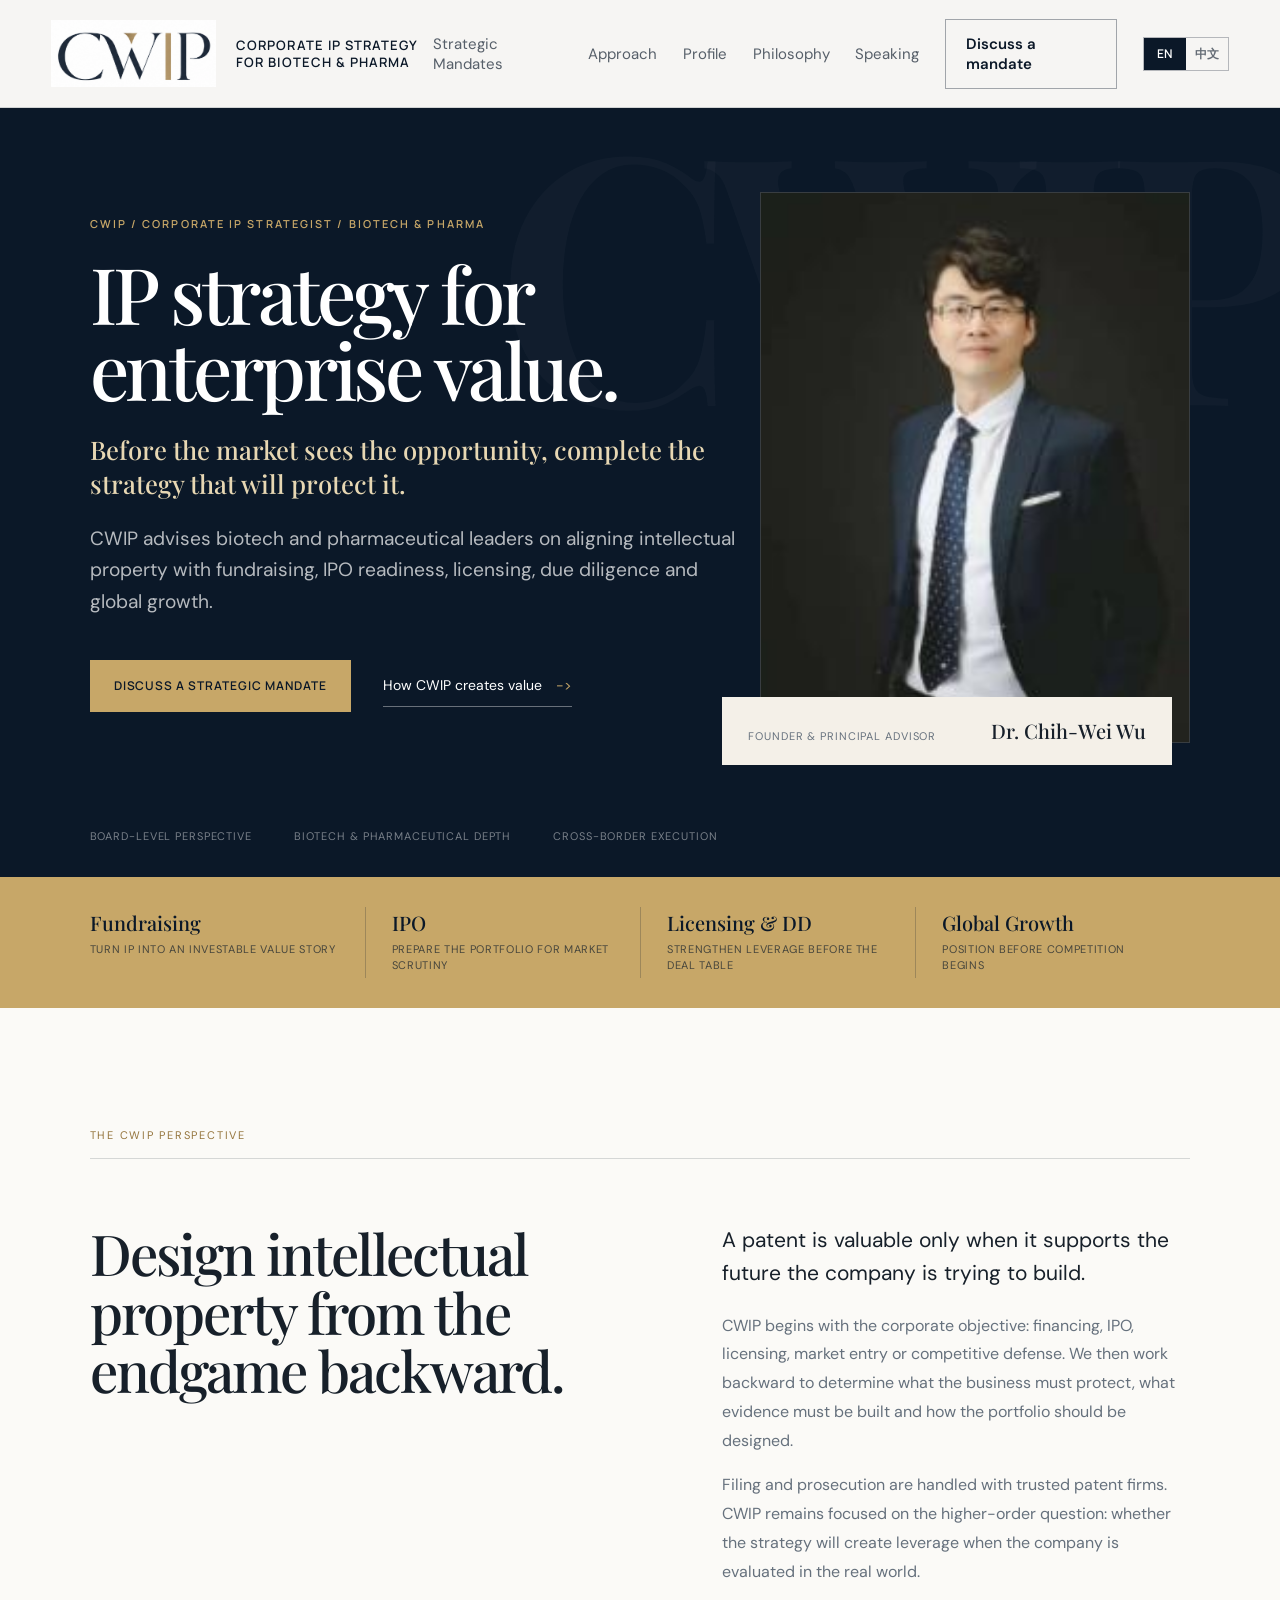
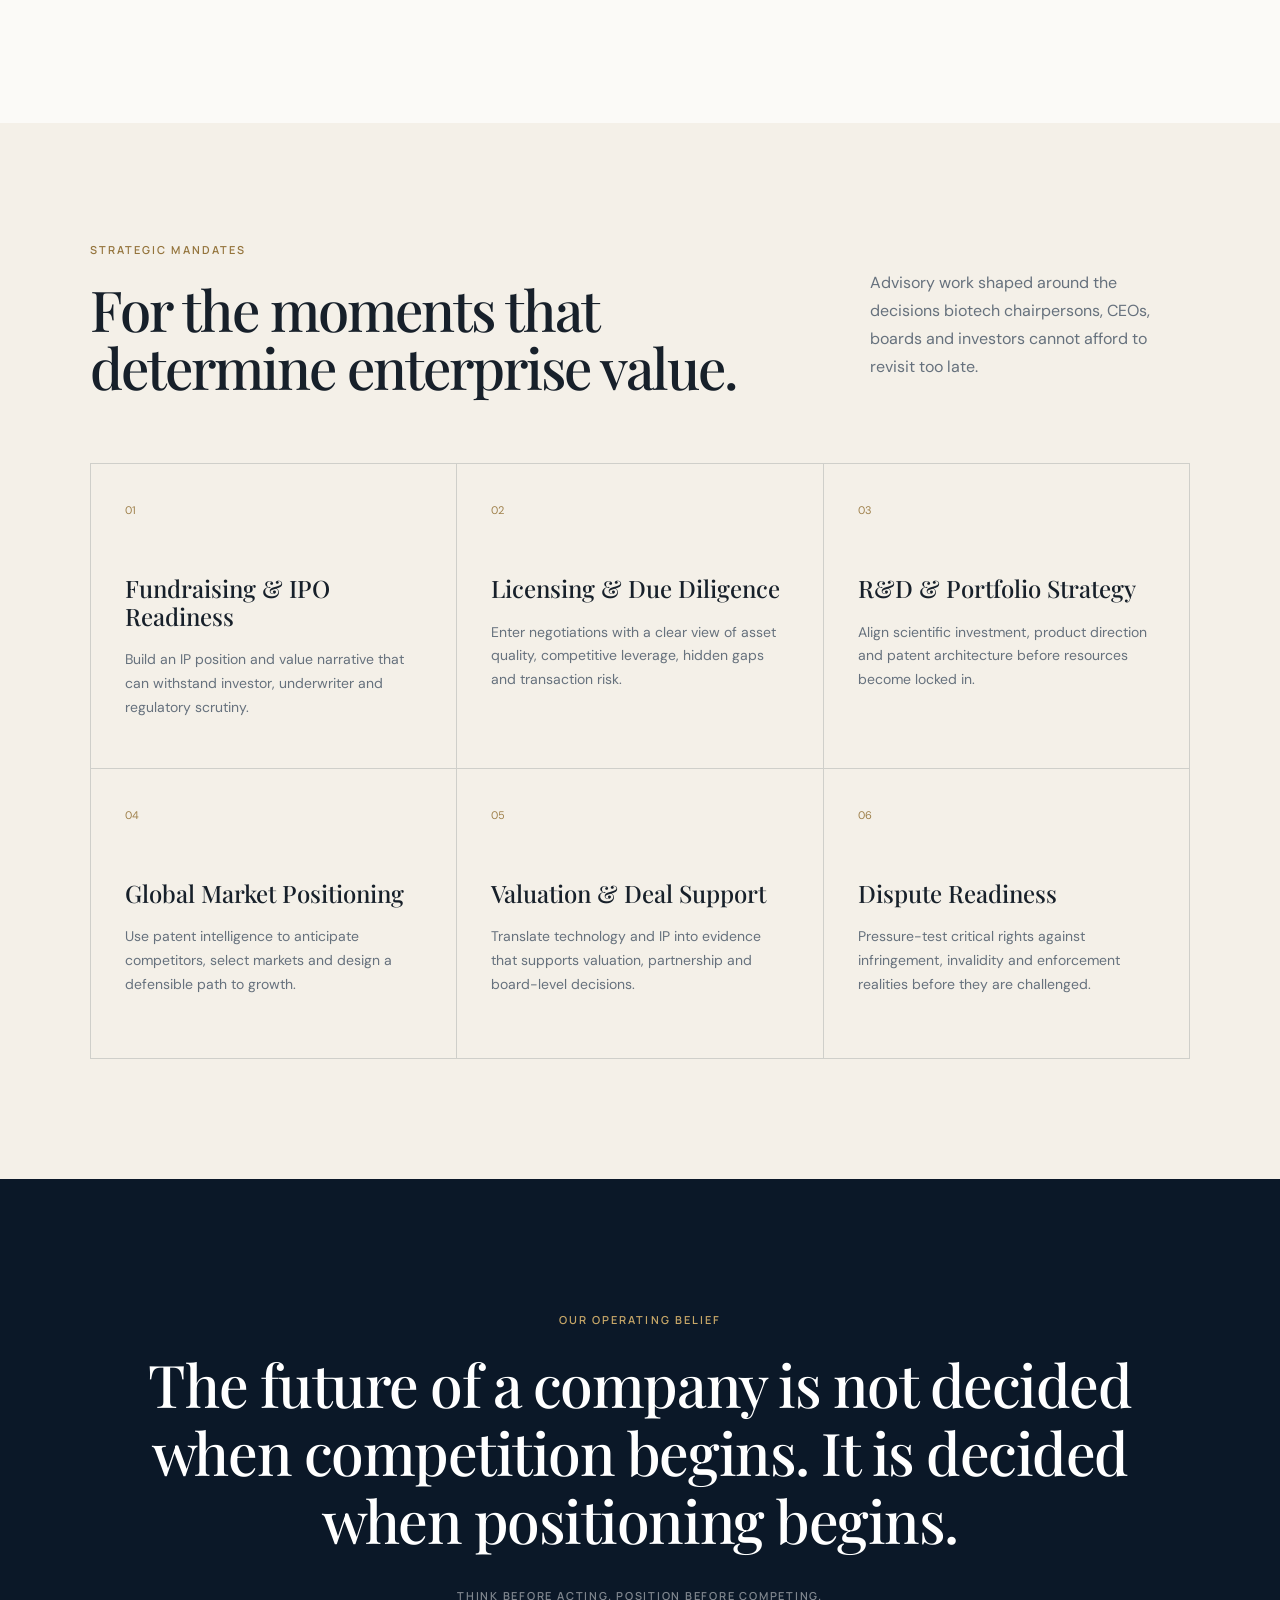
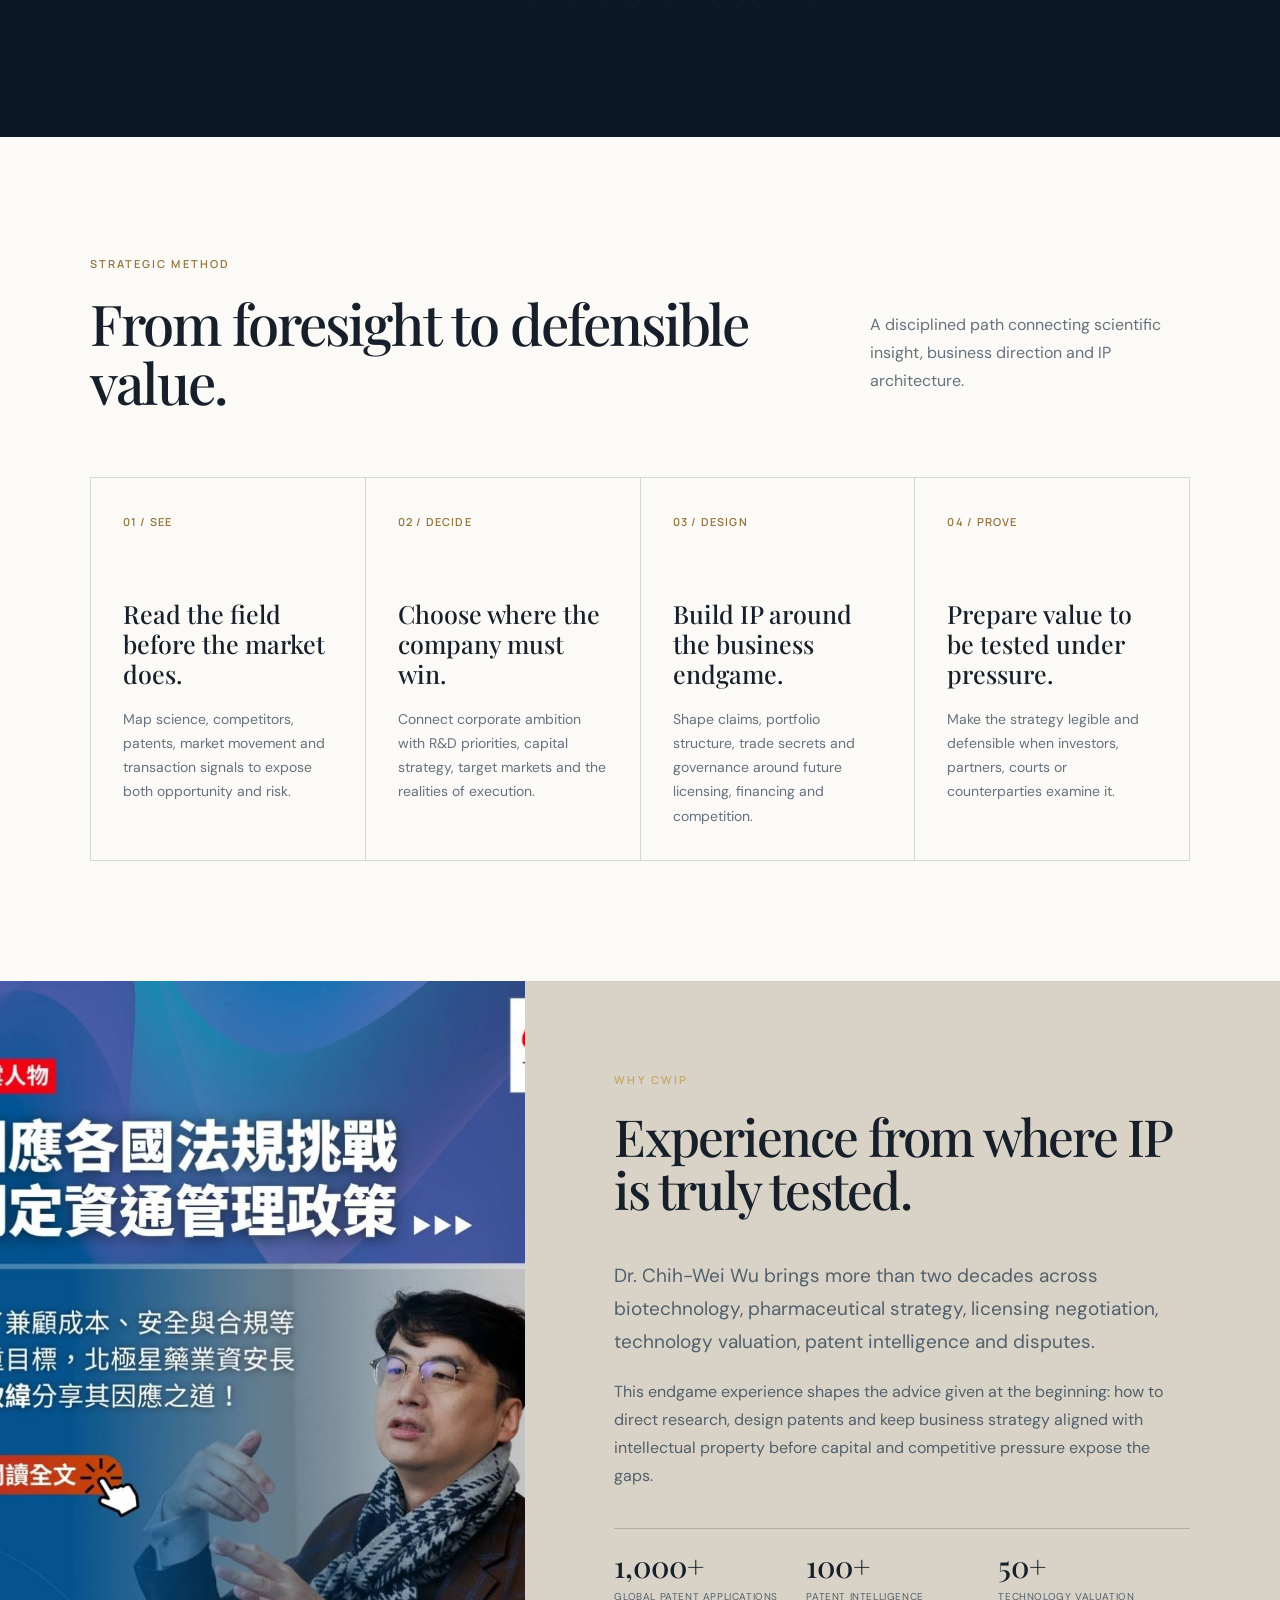
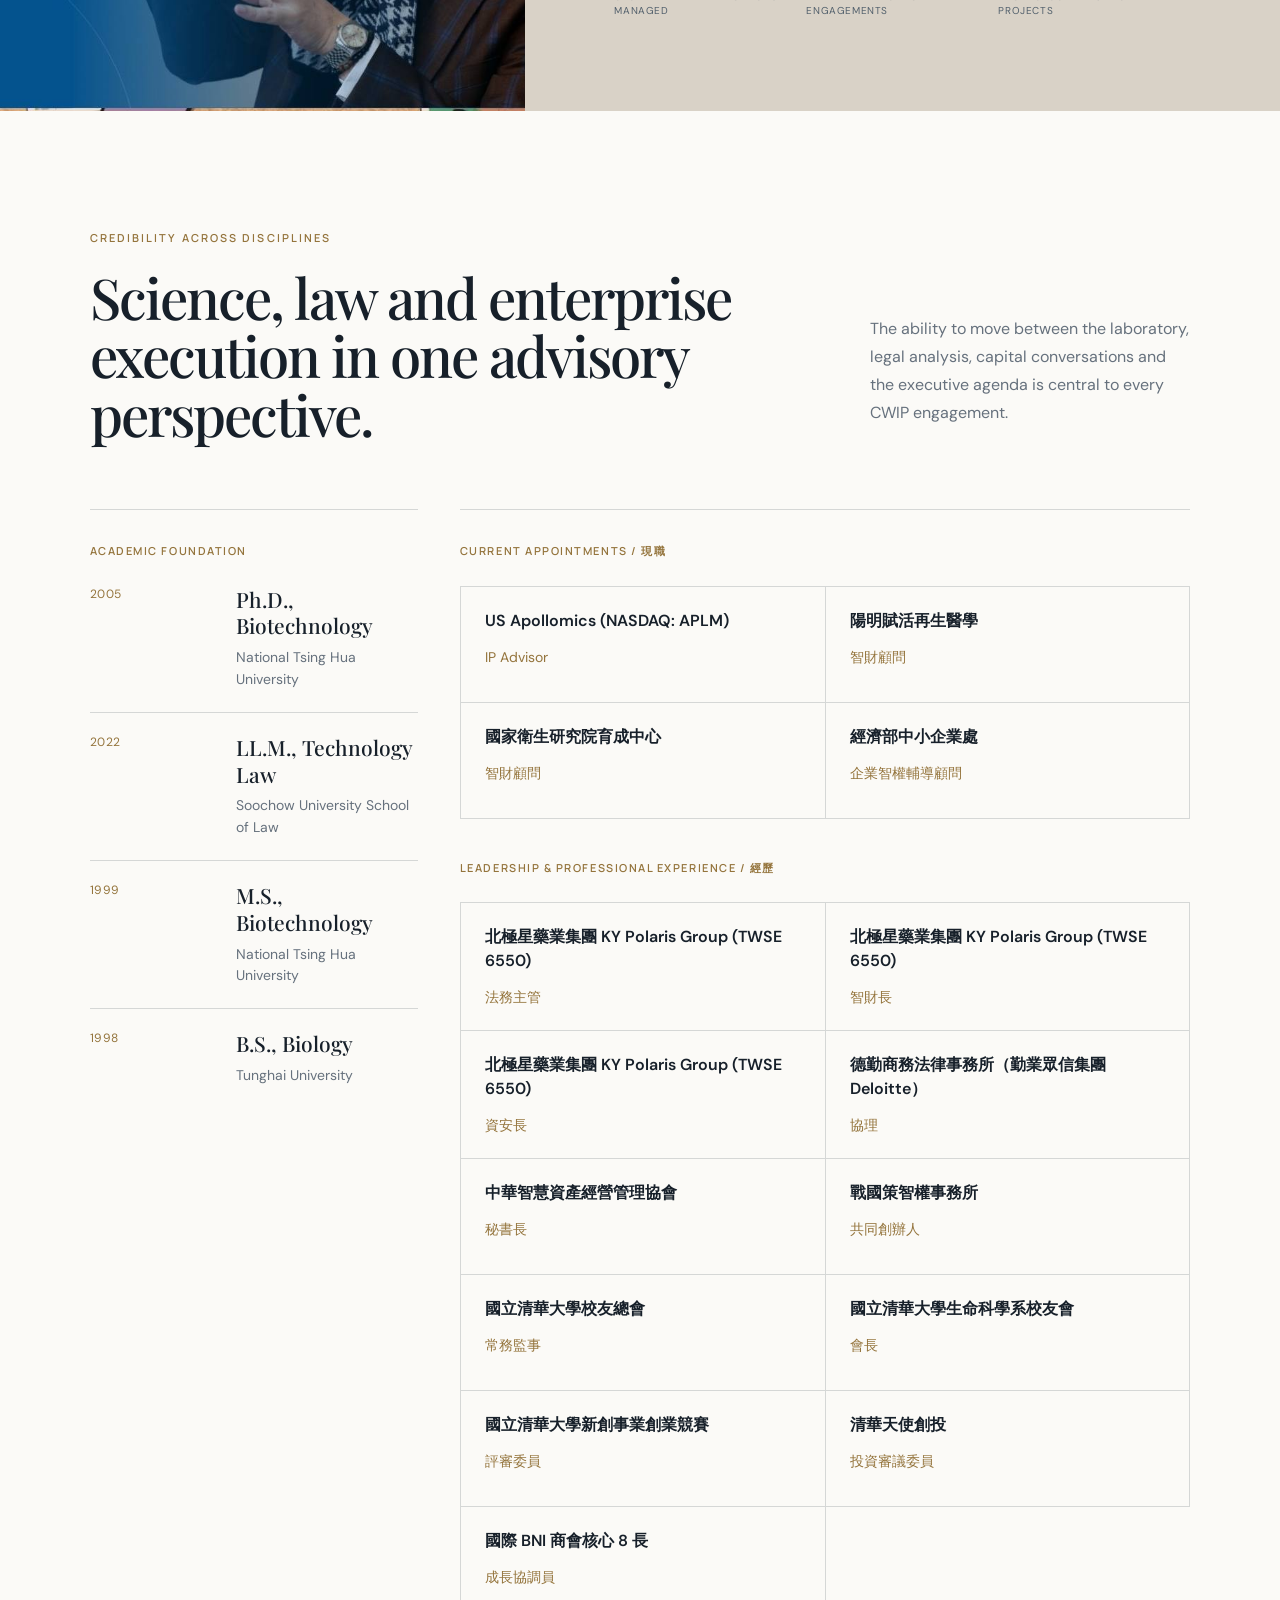
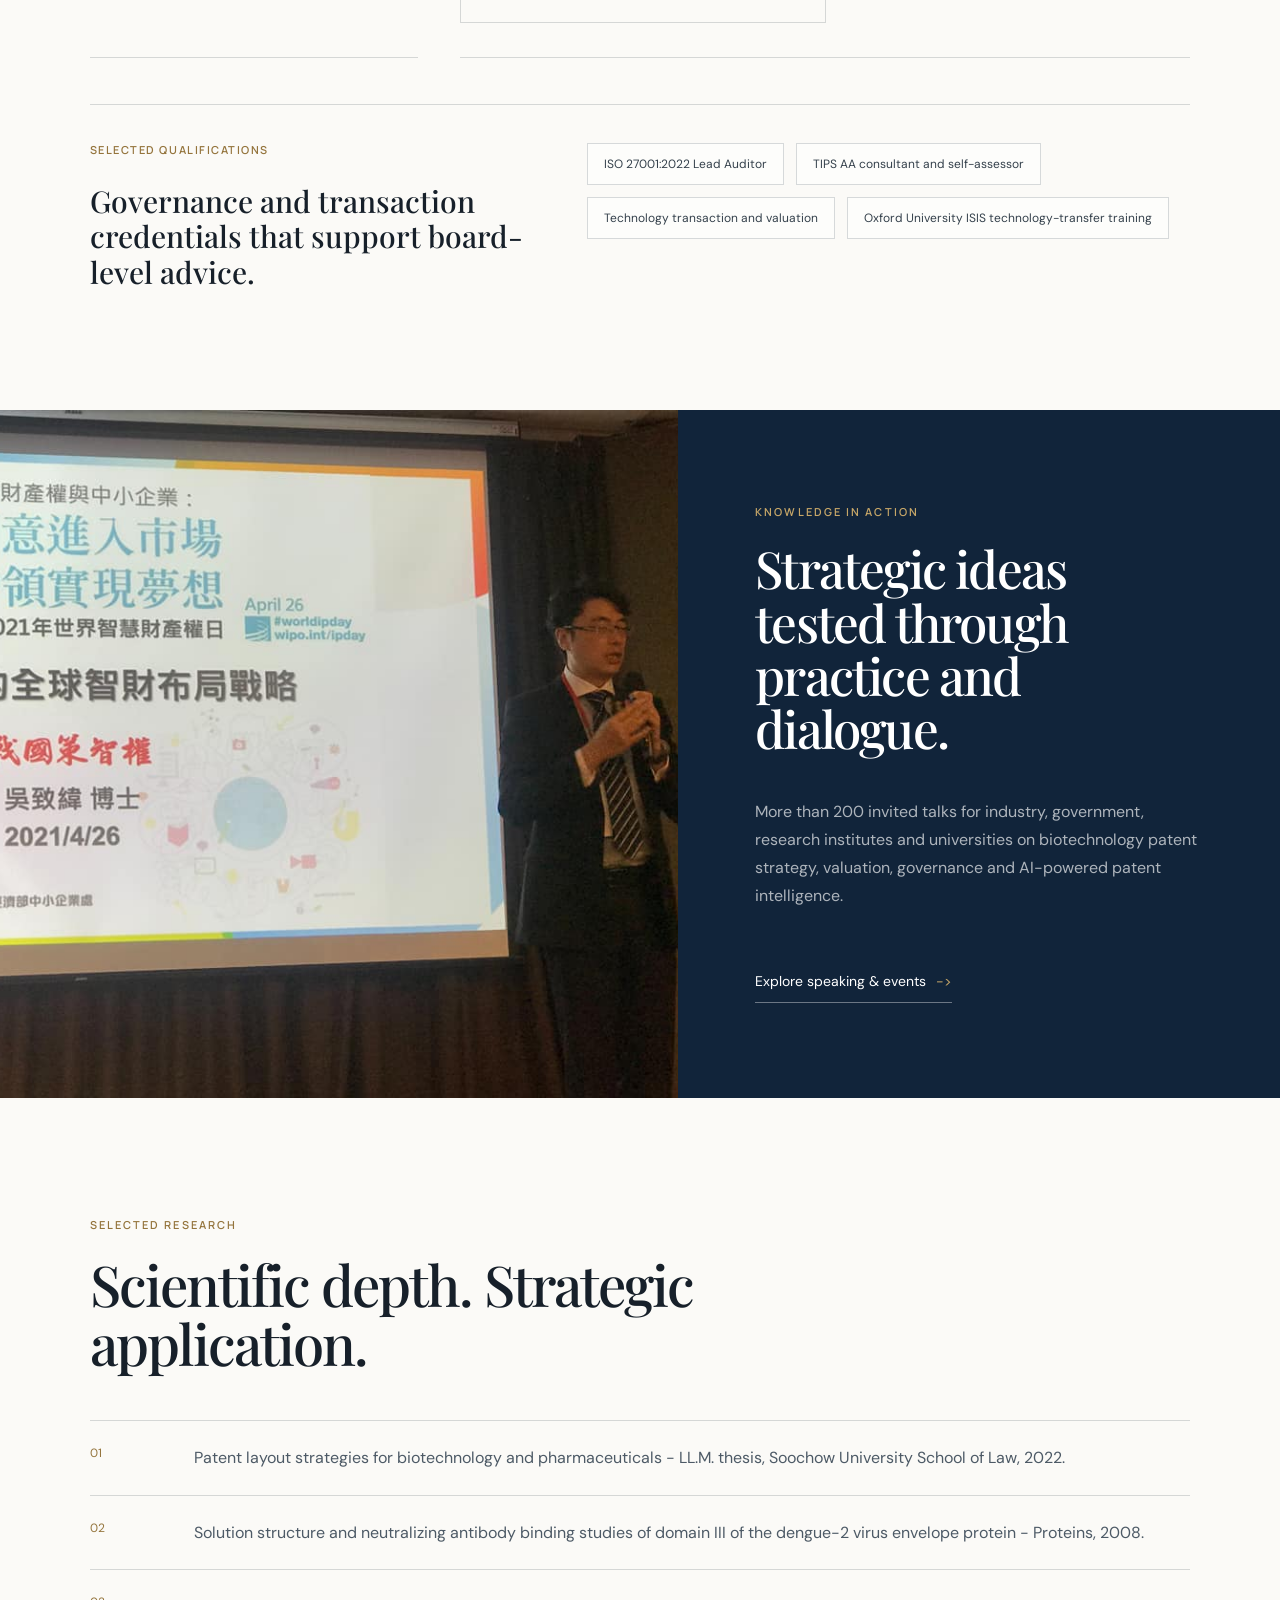
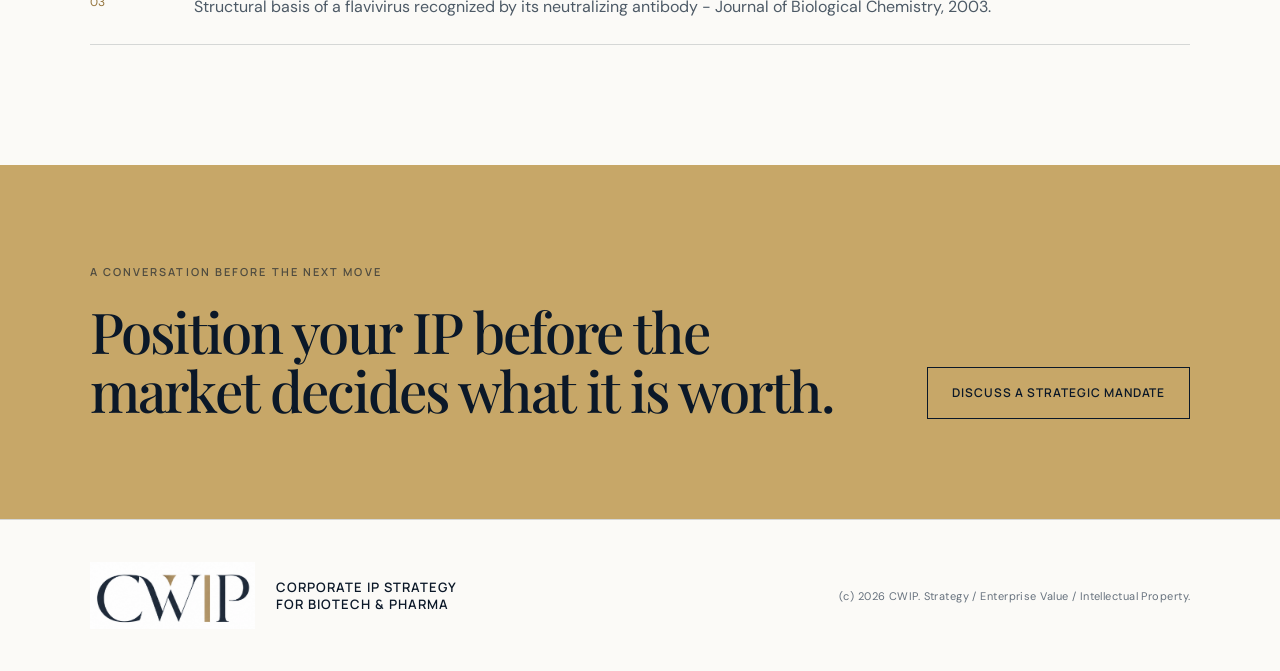
<file: index.html>
<!doctype html>
<html lang="en">
<head>
  <meta charset="utf-8">
  <meta name="viewport" content="width=device-width, initial-scale=1">
  <title>CWIP | Corporate IP Strategy for Biotech &amp; Pharma</title>
  <meta name="description" content="Board-level intellectual property strategy for biotech and pharmaceutical companies navigating fundraising, IPO, licensing, due diligence and global growth.">
  <link rel="icon" href="./assets/cwip-logo.png">
  <link rel="stylesheet" href="./styles.css">
</head>
<body>
<main><header class="site-header"><a class="brand" href="#home" aria-label="CWIP home"><img src="./assets/cwip-logo.png" alt="CWIP"/><span>Corporate IP Strategy for Biotech &amp; Pharma</span></a><nav class="site-nav" aria-label="Primary navigation"><a href="#mandates">Strategic Mandates</a><a href="#approach">Approach</a><a href="#profile">Profile</a><a href="./patent-philosophy/">Philosophy</a><a href="./speaking/">Speaking</a><a class="nav-contact" href="#contact">Discuss a mandate</a><div class="language-switch" aria-label="Language selection"><a class="active" href="./" aria-current="page">EN</a><a href="./zh/" lang="zh-Hant">中文</a></div></nav></header><section class="hero" id="home"><div class="hero-copy"><p class="eyebrow">CWIP / Corporate IP Strategist / Biotech &amp; Pharma</p><h1>IP strategy for enterprise value.</h1><p class="hero-thesis">Before the market sees the opportunity, complete the strategy that will protect it.</p><p class="hero-lead">CWIP advises biotech and pharmaceutical leaders on aligning intellectual property with fundraising, IPO readiness, licensing, due diligence and global growth.</p><div class="hero-actions"><a class="button button-gold" href="#contact">Discuss a strategic mandate</a><a class="text-link" href="#approach">How CWIP creates value <span aria-hidden="true">-&gt;</span></a></div></div><div class="portrait-wrap"><div class="portrait-frame"><img src="./assets/photos/image5.jpeg" alt="Dr. Chih-Wei Wu, founder and principal advisor of CWIP"/></div><div class="portrait-caption"><span>Founder &amp; Principal Advisor</span><strong>Dr. Chih-Wei Wu</strong></div></div><div class="hero-proof" aria-label="CWIP focus"><span>Board-level perspective</span><span>Biotech &amp; pharmaceutical depth</span><span>Cross-border execution</span></div></section><section class="value-strip" aria-label="Strategic situations"><div><strong>Fundraising</strong><span>Turn IP into an investable value story</span></div><div><strong>IPO</strong><span>Prepare the portfolio for market scrutiny</span></div><div><strong>Licensing &amp; DD</strong><span>Strengthen leverage before the deal table</span></div><div><strong>Global Growth</strong><span>Position before competition begins</span></div></section><section class="section thesis" id="approach"><p class="section-label">The CWIP perspective</p><div class="thesis-grid"><h2>Design intellectual property from the endgame backward.</h2><div><p class="lead">A patent is valuable only when it supports the future the company is trying to build.</p><p>CWIP begins with the corporate objective: financing, IPO, licensing, market entry or competitive defense. We then work backward to determine what the business must protect, what evidence must be built and how the portfolio should be designed.</p><p>Filing and prosecution are handled with trusted patent firms. CWIP remains focused on the higher-order question: whether the strategy will create leverage when the company is evaluated in the real world.</p></div></div></section><section class="section mandates" id="mandates"><div class="section-heading"><div><p class="eyebrow dark">Strategic mandates</p><h2>For the moments that determine enterprise value.</h2></div><p>Advisory work shaped around the decisions biotech chairpersons, CEOs, boards and investors cannot afford to revisit too late.</p></div><div class="mandate-grid"><article><span>01</span><h3>Fundraising &amp; IPO Readiness</h3><p>Build an IP position and value narrative that can withstand investor, underwriter and regulatory scrutiny.</p></article><article><span>02</span><h3>Licensing &amp; Due Diligence</h3><p>Enter negotiations with a clear view of asset quality, competitive leverage, hidden gaps and transaction risk.</p></article><article><span>03</span><h3>R&amp;D &amp; Portfolio Strategy</h3><p>Align scientific investment, product direction and patent architecture before resources become locked in.</p></article><article><span>04</span><h3>Global Market Positioning</h3><p>Use patent intelligence to anticipate competitors, select markets and design a defensible path to growth.</p></article><article><span>05</span><h3>Valuation &amp; Deal Support</h3><p>Translate technology and IP into evidence that supports valuation, partnership and board-level decisions.</p></article><article><span>06</span><h3>Dispute Readiness</h3><p>Pressure-test critical rights against infringement, invalidity and enforcement realities before they are challenged.</p></article></div></section><section class="strategy-statement"><p class="eyebrow">Our operating belief</p><blockquote>The future of a company is not decided when competition begins. It is decided when positioning begins.</blockquote><p class="statement-note">Think before acting. Position before competing.</p></section><section class="section framework-section"><div class="section-heading"><div><p class="eyebrow dark">Strategic method</p><h2>From foresight to defensible value.</h2></div><p>A disciplined path connecting scientific insight, business direction and IP architecture.</p></div><div class="strategy-framework"><article><span>0<!-- -->1<!-- --> / <!-- -->See</span><h3>Read the field before the market does.</h3><p>Map science, competitors, patents, market movement and transaction signals to expose both opportunity and risk.</p></article><article><span>0<!-- -->2<!-- --> / <!-- -->Decide</span><h3>Choose where the company must win.</h3><p>Connect corporate ambition with R&amp;D priorities, capital strategy, target markets and the realities of execution.</p></article><article><span>0<!-- -->3<!-- --> / <!-- -->Design</span><h3>Build IP around the business endgame.</h3><p>Shape claims, portfolio structure, trade secrets and governance around future licensing, financing and competition.</p></article><article><span>0<!-- -->4<!-- --> / <!-- -->Prove</span><h3>Prepare value to be tested under pressure.</h3><p>Make the strategy legible and defensible when investors, partners, courts or counterparties examine it.</p></article></div></section><section class="executive-profile" id="profile"><div class="profile-image"><img src="./assets/photos/image18.jpeg" alt="Dr. Chih-Wei Wu in an executive interview"/></div><div class="profile-copy"><p class="eyebrow">Why CWIP</p><h2>Experience from where IP is truly tested.</h2><p class="profile-lead">Dr. Chih-Wei Wu brings more than two decades across biotechnology, pharmaceutical strategy, licensing negotiation, technology valuation, patent intelligence and disputes.</p><p>This endgame experience shapes the advice given at the beginning: how to direct research, design patents and keep business strategy aligned with intellectual property before capital and competitive pressure expose the gaps.</p><div class="profile-proof"><div><strong>1,000+</strong><span>global patent applications managed</span></div><div><strong>100+</strong><span>patent intelligence engagements</span></div><div><strong>50+</strong><span>technology valuation projects</span></div></div></div></section><section class="section background" id="experience"><div class="section-heading"><div><p class="eyebrow dark">Credibility across disciplines</p><h2>Science, law and enterprise execution in one advisory perspective.</h2></div><p>The ability to move between the laboratory, legal analysis, capital conversations and the executive agenda is central to every CWIP engagement.</p></div><div class="background-grid"><div class="background-panel"><p class="panel-kicker">Academic foundation</p><div class="education-list"><article><span>2005</span><div><h3>Ph.D., Biotechnology</h3><p>National Tsing Hua University</p></div></article><article><span>2022</span><div><h3>LL.M., Technology Law</h3><p>Soochow University School of Law</p></div></article><article><span>1999</span><div><h3>M.S., Biotechnology</h3><p>National Tsing Hua University</p></div></article><article><span>1998</span><div><h3>B.S., Biology</h3><p>Tunghai University</p></div></article></div></div><div class="background-panel professional-panel"><p class="panel-kicker">Current appointments / 現職</p><div class="professional-list current-list"><article><h3>US Apollomics (NASDAQ: APLM)</h3><p>IP Advisor</p></article><article><h3>陽明賦活再生醫學</h3><p>智財顧問</p></article><article><h3>國家衛生研究院育成中心</h3><p>智財顧問</p></article><article><h3>經濟部中小企業處</h3><p>企業智權輔導顧問</p></article></div><p class="panel-kicker experience-kicker">Leadership &amp; professional experience / 經歷</p><div class="professional-list experience-list"><article><h3>北極星藥業集團 KY Polaris Group (TWSE 6550)</h3><p>法務主管</p></article><article><h3>北極星藥業集團 KY Polaris Group (TWSE 6550)</h3><p>智財長</p></article><article><h3>北極星藥業集團 KY Polaris Group (TWSE 6550)</h3><p>資安長</p></article><article><h3>德勤商務法律事務所（勤業眾信集團 Deloitte）</h3><p>協理</p></article><article><h3>中華智慧資產經營管理協會</h3><p>秘書長</p></article><article><h3>戰國策智權事務所</h3><p>共同創辦人</p></article><article><h3>國立清華大學校友總會</h3><p>常務監事</p></article><article><h3>國立清華大學生命科學系校友會</h3><p>會長</p></article><article><h3>國立清華大學新創事業創業競賽</h3><p>評審委員</p></article><article><h3>清華天使創投</h3><p>投資審議委員</p></article><article><h3>國際 BNI 商會核心 8 長</h3><p>成長協調員</p></article></div></div></div><div class="qualification-band"><div><p class="panel-kicker">Selected qualifications</p><h3>Governance and transaction credentials that support board-level advice.</h3></div><div class="qualification-tags"><span>ISO 27001:2022 Lead Auditor</span><span>TIPS AA consultant and self-assessor</span><span>Technology transaction and valuation</span><span>Oxford University ISIS technology-transfer training</span></div></div></section><section class="speaking" id="insights"><div class="speaking-image"><img src="./assets/photos/image25.png" alt="Dr. Chih-Wei Wu speaking at an innovation and IP event"/></div><div class="speaking-copy"><p class="eyebrow">Knowledge in action</p><h2>Strategic ideas tested through practice and dialogue.</h2><p>More than 200 invited talks for industry, government, research institutes and universities on biotechnology patent strategy, valuation, governance and AI-powered patent intelligence.</p><a class="text-link speaking-link" href="./speaking/">Explore speaking &amp; events <span aria-hidden="true">-&gt;</span></a></div></section><section class="section publications"><div class="section-heading compact"><div><p class="eyebrow dark">Selected research</p><h2>Scientific depth. Strategic application.</h2></div></div><ol><li><span>0<!-- -->1</span><p>Patent layout strategies for biotechnology and pharmaceuticals - LL.M. thesis, Soochow University School of Law, 2022.</p></li><li><span>0<!-- -->2</span><p>Solution structure and neutralizing antibody binding studies of domain III of the dengue-2 virus envelope protein - Proteins, 2008.</p></li><li><span>0<!-- -->3</span><p>Structural basis of a flavivirus recognized by its neutralizing antibody - Journal of Biological Chemistry, 2003.</p></li></ol></section><section class="contact" id="contact"><div><p class="eyebrow">A conversation before the next move</p><h2>Position your IP before the market decides what it is worth.</h2></div><a class="button button-light" href="mailto:wucw0925@gmail.com">Discuss a strategic mandate</a></section><footer><a class="brand footer-brand" href="#home"><img src="./assets/cwip-logo.png" alt="CWIP"/><span>Corporate IP Strategy for Biotech &amp; Pharma</span></a><p>(c) 2026 CWIP. Strategy / Enterprise Value / Intellectual Property.</p></footer></main>
</body>
</html>
</file>
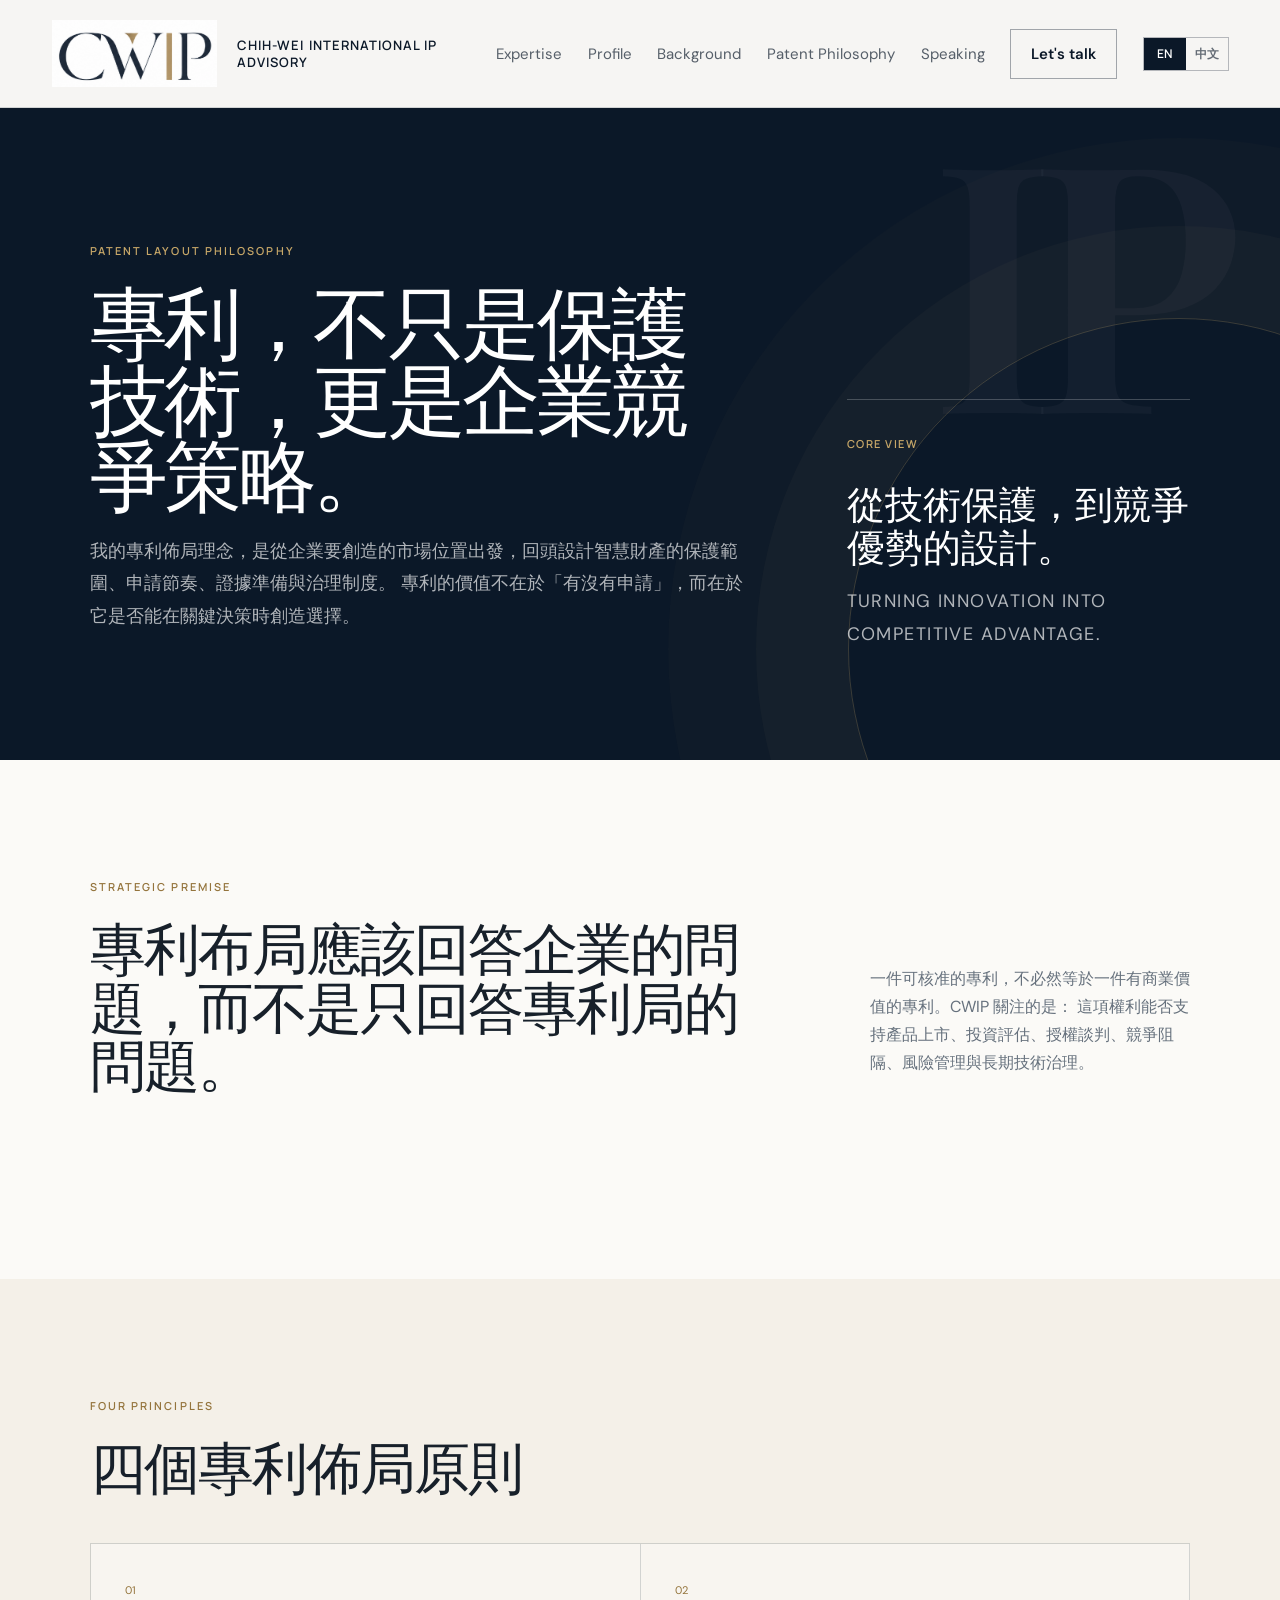
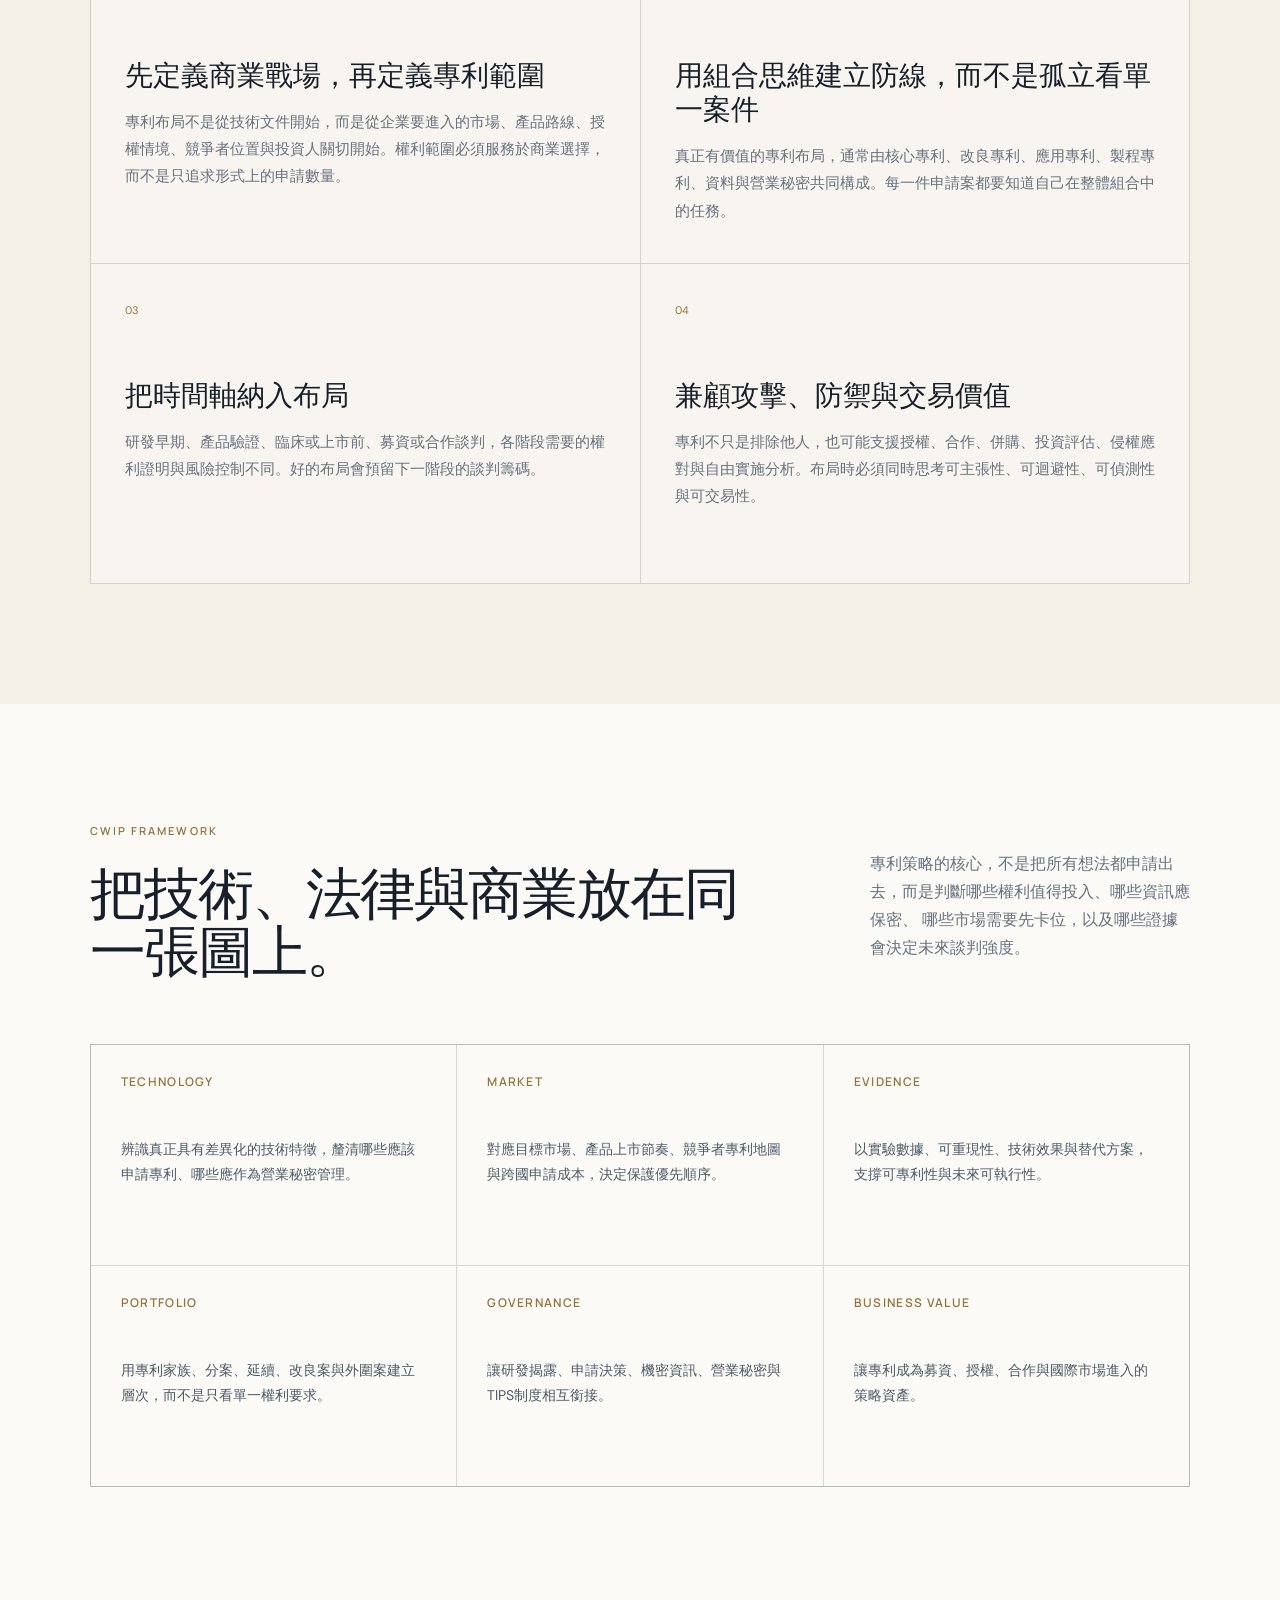
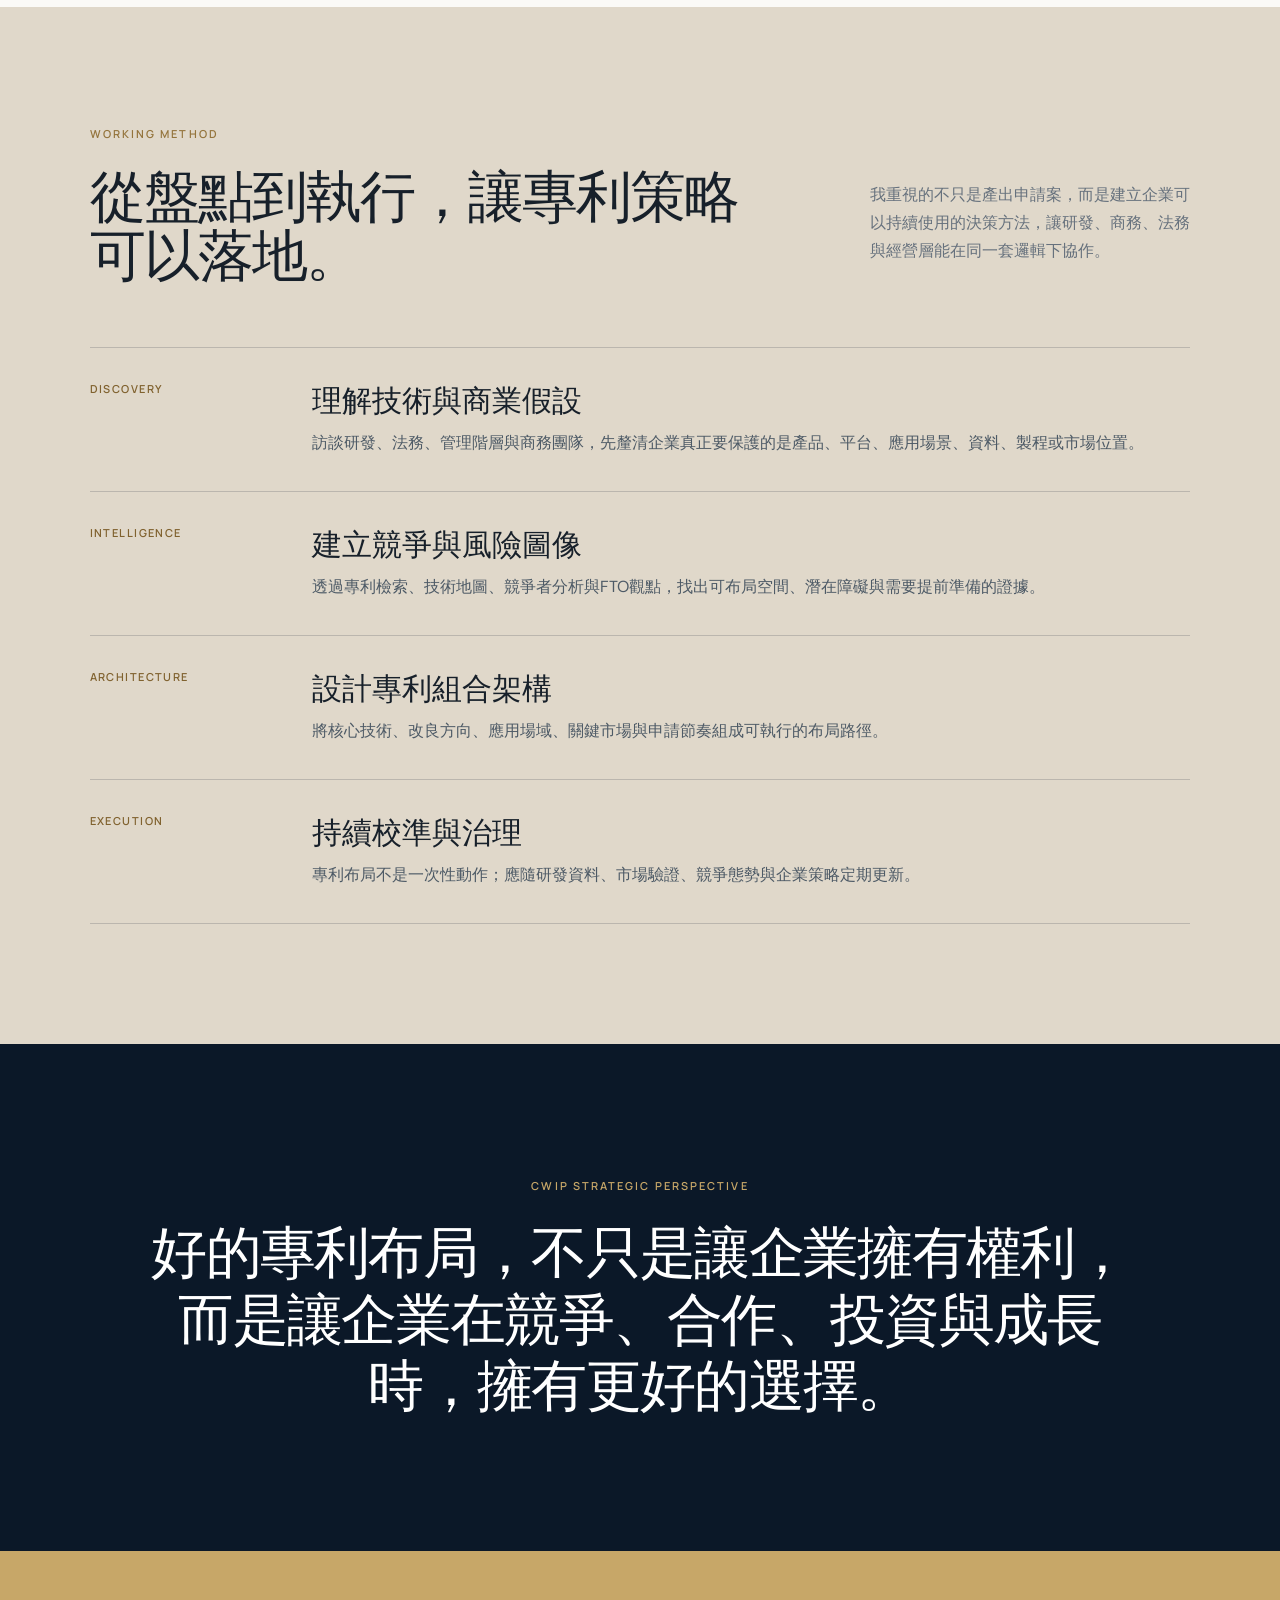
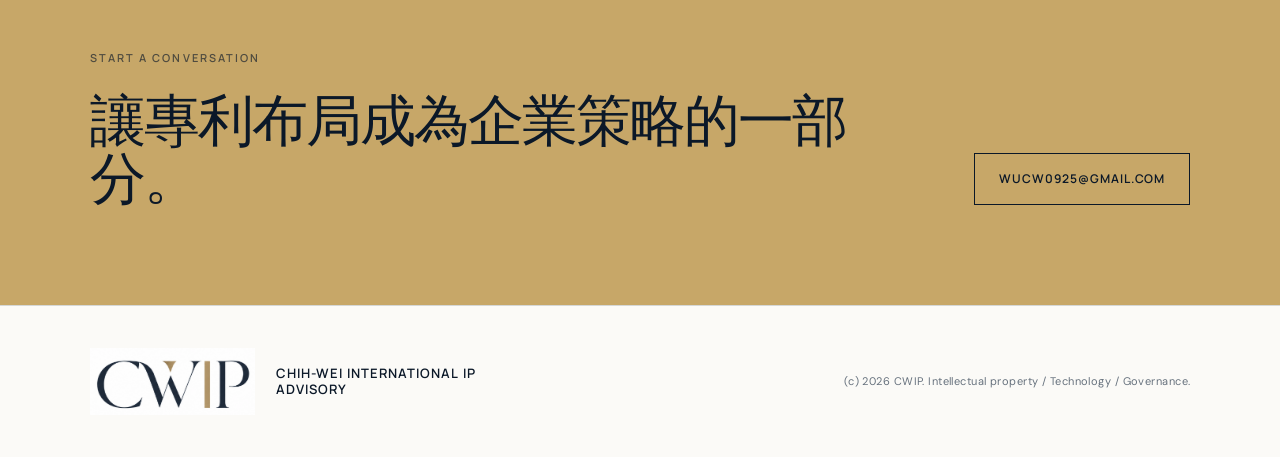
<file: patent-philosophy/index.html>
<!doctype html>
<html lang="zh-Hant">
<head>
  <meta charset="utf-8">
  <meta name="viewport" content="width=device-width, initial-scale=1">
  <title>Patent Layout Philosophy | CWIP</title>
  <meta name="description" content="CWIP 專利布局理念：從企業市場位置與競爭策略出發，設計智慧財產的保護範圍與執行節奏。">
  <link rel="icon" href="../assets/cwip-logo.png">
  <link rel="stylesheet" href="../styles.css">
</head>
<body>
<main><header class="site-header page-header"><a class="brand" href="../" aria-label="CWIP home"><img src="../assets/cwip-logo.png" alt="CWIP"/><span>Chih-Wei International IP Advisory</span></a><nav class="site-nav" aria-label="Primary navigation"><a href="../#expertise">Expertise</a><a href="../#profile">Profile</a><a href="../#experience">Background</a><a href="../patent-philosophy/">Patent Philosophy</a><a href="../speaking/">Speaking</a><a class="nav-contact" href="../#contact">Let&#x27;s talk</a><div class="language-switch" aria-label="Language selection"><a class="active" href="../" aria-current="page">EN</a><a href="../zh/" lang="zh-Hant">中文</a></div></nav></header><section class="philosophy-hero"><div><p class="eyebrow">Patent Layout Philosophy</p><h1>專利，不只是保護技術，更是企業競爭策略。</h1><p>我的專利佈局理念，是從企業要創造的市場位置出發，回頭設計智慧財產的保護範圍、申請節奏、證據準備與治理制度。 專利的價值不在於「有沒有申請」，而在於它是否能在關鍵決策時創造選擇。</p></div><aside class="philosophy-card"><span>Core View</span><strong>從技術保護，到競爭優勢的設計。</strong><p>Turning innovation into competitive advantage.</p></aside></section><section class="section philosophy-intro"><div class="section-heading"><div><p class="eyebrow dark">Strategic premise</p><h2>專利布局應該回答企業的問題，而不是只回答專利局的問題。</h2></div><p>一件可核准的專利，不必然等於一件有商業價值的專利。CWIP 關注的是： 這項權利能否支持產品上市、投資評估、授權談判、競爭阻隔、風險管理與長期技術治理。</p></div></section><section class="section philosophy-principles"><div class="section-heading compact"><div><p class="eyebrow dark">Four principles</p><h2>四個專利佈局原則</h2></div></div><div class="principle-grid"><article><span>01</span><h3>先定義商業戰場，再定義專利範圍</h3><p>專利布局不是從技術文件開始，而是從企業要進入的市場、產品路線、授權情境、競爭者位置與投資人關切開始。權利範圍必須服務於商業選擇，而不是只追求形式上的申請數量。</p></article><article><span>02</span><h3>用組合思維建立防線，而不是孤立看單一案件</h3><p>真正有價值的專利布局，通常由核心專利、改良專利、應用專利、製程專利、資料與營業秘密共同構成。每一件申請案都要知道自己在整體組合中的任務。</p></article><article><span>03</span><h3>把時間軸納入布局</h3><p>研發早期、產品驗證、臨床或上市前、募資或合作談判，各階段需要的權利證明與風險控制不同。好的布局會預留下一階段的談判籌碼。</p></article><article><span>04</span><h3>兼顧攻擊、防禦與交易價值</h3><p>專利不只是排除他人，也可能支援授權、合作、併購、投資評估、侵權應對與自由實施分析。布局時必須同時思考可主張性、可迴避性、可偵測性與可交易性。</p></article></div></section><section class="section philosophy-framework"><div class="section-heading"><div><p class="eyebrow dark">CWIP framework</p><h2>把技術、法律與商業放在同一張圖上。</h2></div><p>專利策略的核心，不是把所有想法都申請出去，而是判斷哪些權利值得投入、哪些資訊應保密、 哪些市場需要先卡位，以及哪些證據會決定未來談判強度。</p></div><div class="framework-grid"><article><h3>Technology</h3><p>辨識真正具有差異化的技術特徵，釐清哪些應該申請專利、哪些應作為營業秘密管理。</p></article><article><h3>Market</h3><p>對應目標市場、產品上市節奏、競爭者專利地圖與跨國申請成本，決定保護優先順序。</p></article><article><h3>Evidence</h3><p>以實驗數據、可重現性、技術效果與替代方案，支撐可專利性與未來可執行性。</p></article><article><h3>Portfolio</h3><p>用專利家族、分案、延續、改良案與外圍案建立層次，而不是只看單一權利要求。</p></article><article><h3>Governance</h3><p>讓研發揭露、申請決策、機密資訊、營業秘密與TIPS制度相互銜接。</p></article><article><h3>Business Value</h3><p>讓專利成為募資、授權、合作與國際市場進入的策略資產。</p></article></div></section><section class="section philosophy-process"><div class="section-heading"><div><p class="eyebrow dark">Working method</p><h2>從盤點到執行，讓專利策略可以落地。</h2></div><p>我重視的不只是產出申請案，而是建立企業可以持續使用的決策方法，讓研發、商務、法務與經營層能在同一套邏輯下協作。</p></div><div class="process-list"><article><span>Discovery</span><div><h3>理解技術與商業假設</h3><p>訪談研發、法務、管理階層與商務團隊，先釐清企業真正要保護的是產品、平台、應用場景、資料、製程或市場位置。</p></div></article><article><span>Intelligence</span><div><h3>建立競爭與風險圖像</h3><p>透過專利檢索、技術地圖、競爭者分析與FTO觀點，找出可布局空間、潛在障礙與需要提前準備的證據。</p></div></article><article><span>Architecture</span><div><h3>設計專利組合架構</h3><p>將核心技術、改良方向、應用場域、關鍵市場與申請節奏組成可執行的布局路徑。</p></div></article><article><span>Execution</span><div><h3>持續校準與治理</h3><p>專利布局不是一次性動作；應隨研發資料、市場驗證、競爭態勢與企業策略定期更新。</p></div></article></div></section><section class="philosophy-quote"><p class="eyebrow">CWIP Strategic Perspective</p><blockquote>好的專利布局，不只是讓企業擁有權利，而是讓企業在競爭、合作、投資與成長時，擁有更好的選擇。</blockquote></section><section class="contact" id="contact"><div><p class="eyebrow">Start a conversation</p><h2>讓專利布局成為企業策略的一部分。</h2></div><a class="button button-light" href="mailto:wucw0925@gmail.com">wucw0925@gmail.com</a></section><footer><a class="brand footer-brand" href="../"><img src="../assets/cwip-logo.png" alt="CWIP"/><span>Chih-Wei International IP Advisory</span></a><p>(c) 2026 CWIP. Intellectual property / Technology / Governance.</p></footer></main>
</body>
</html>
</file>
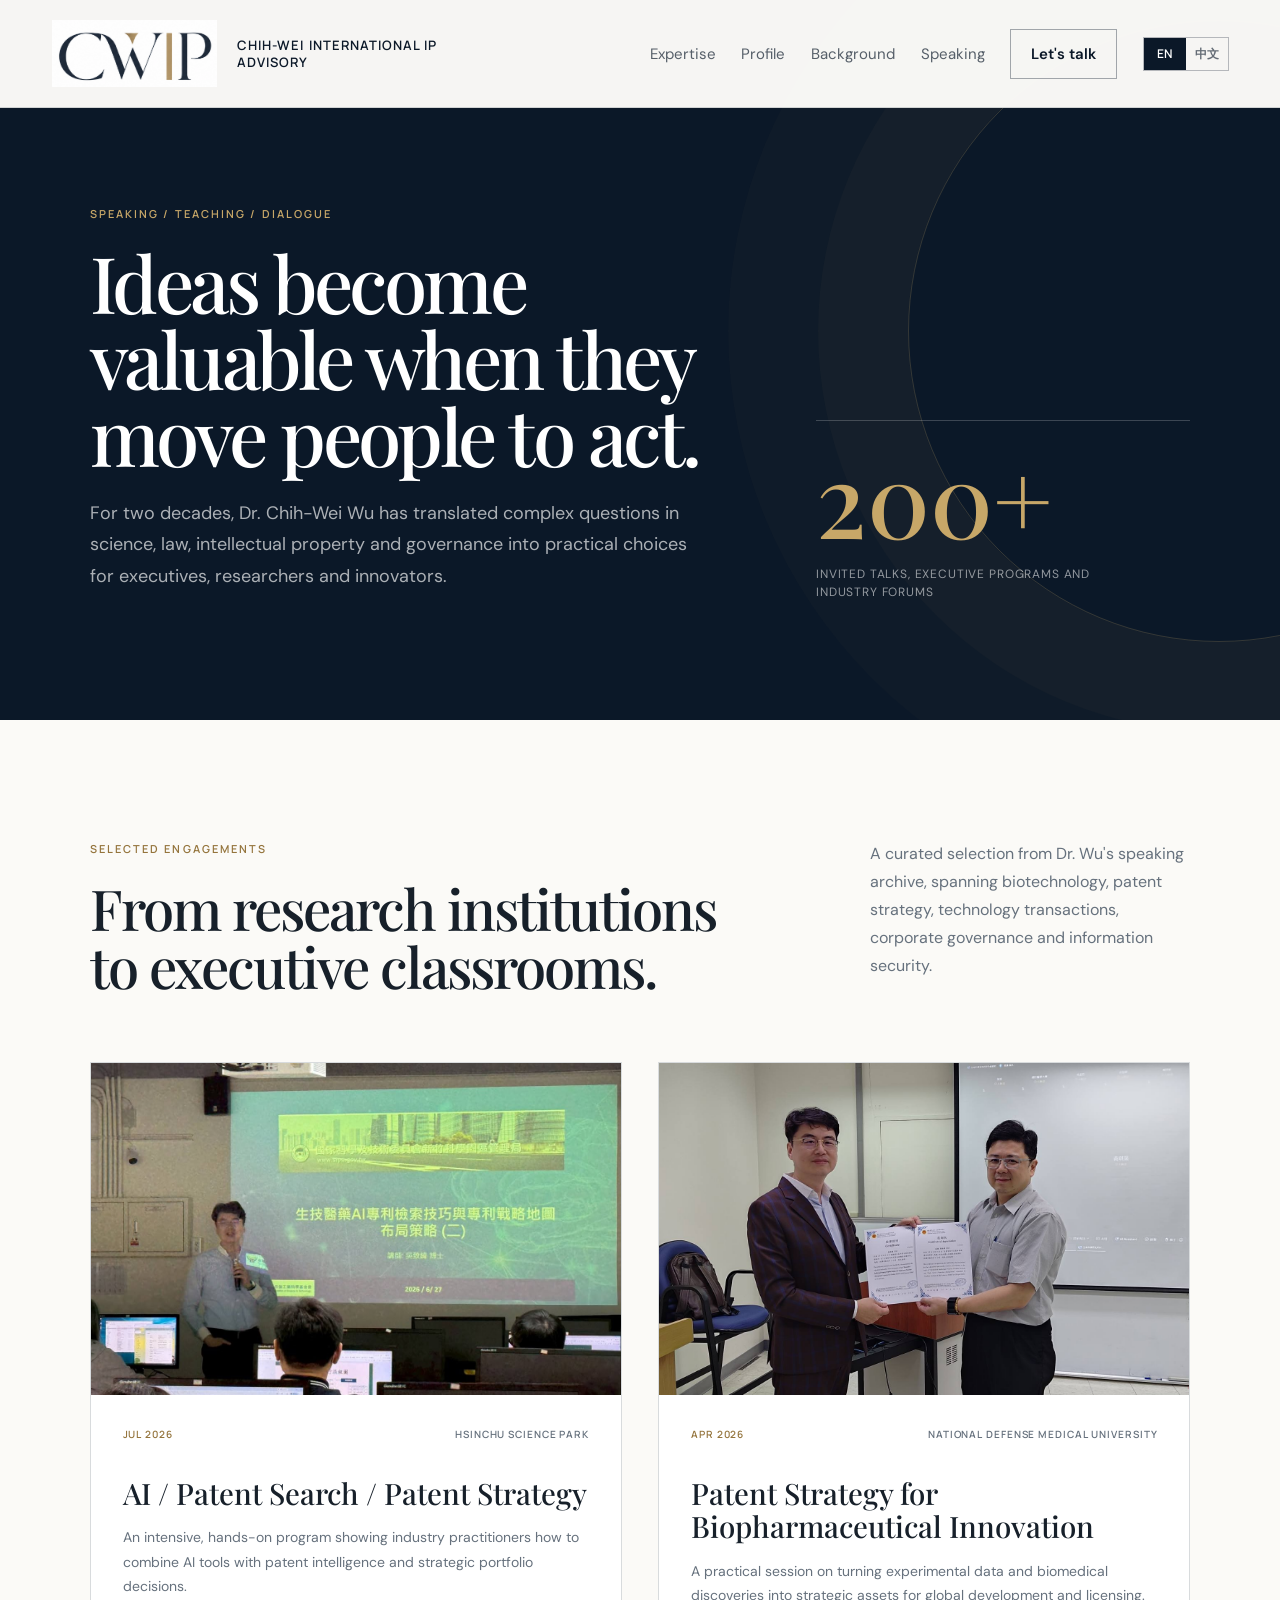
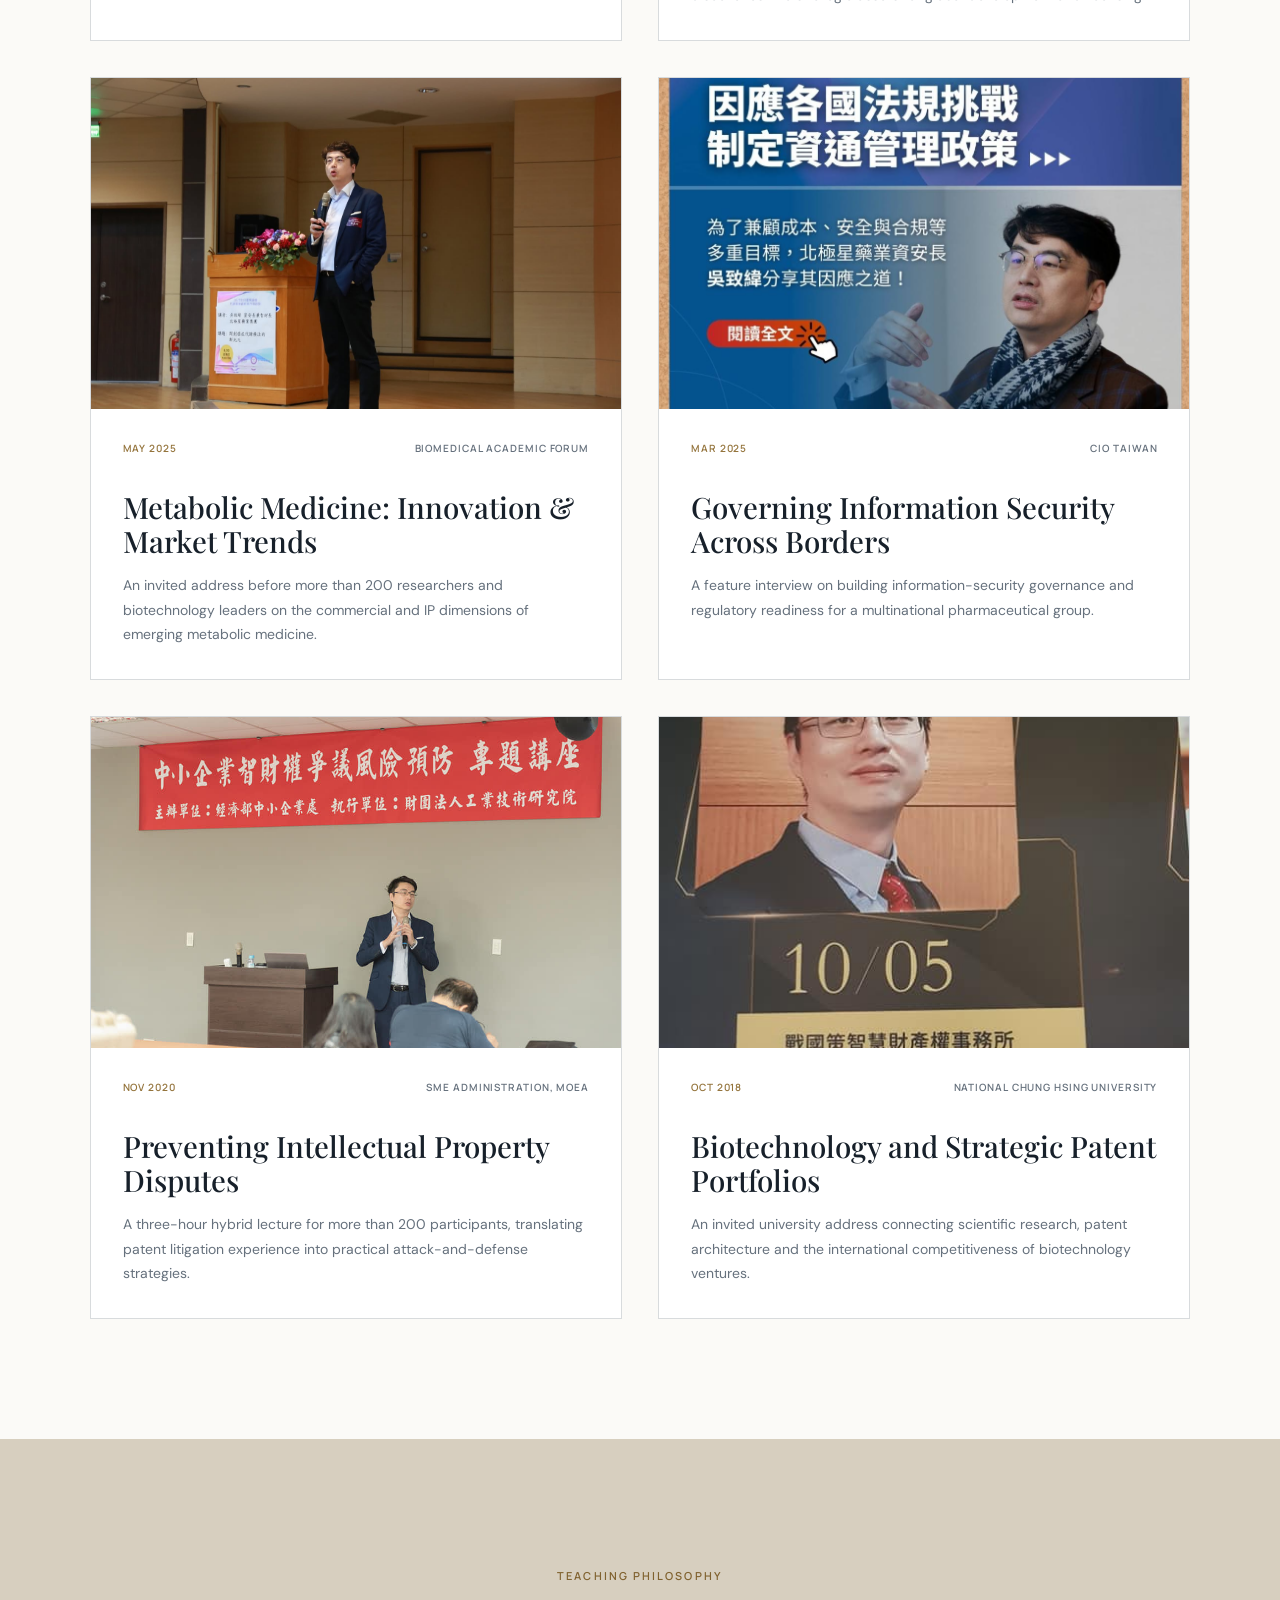
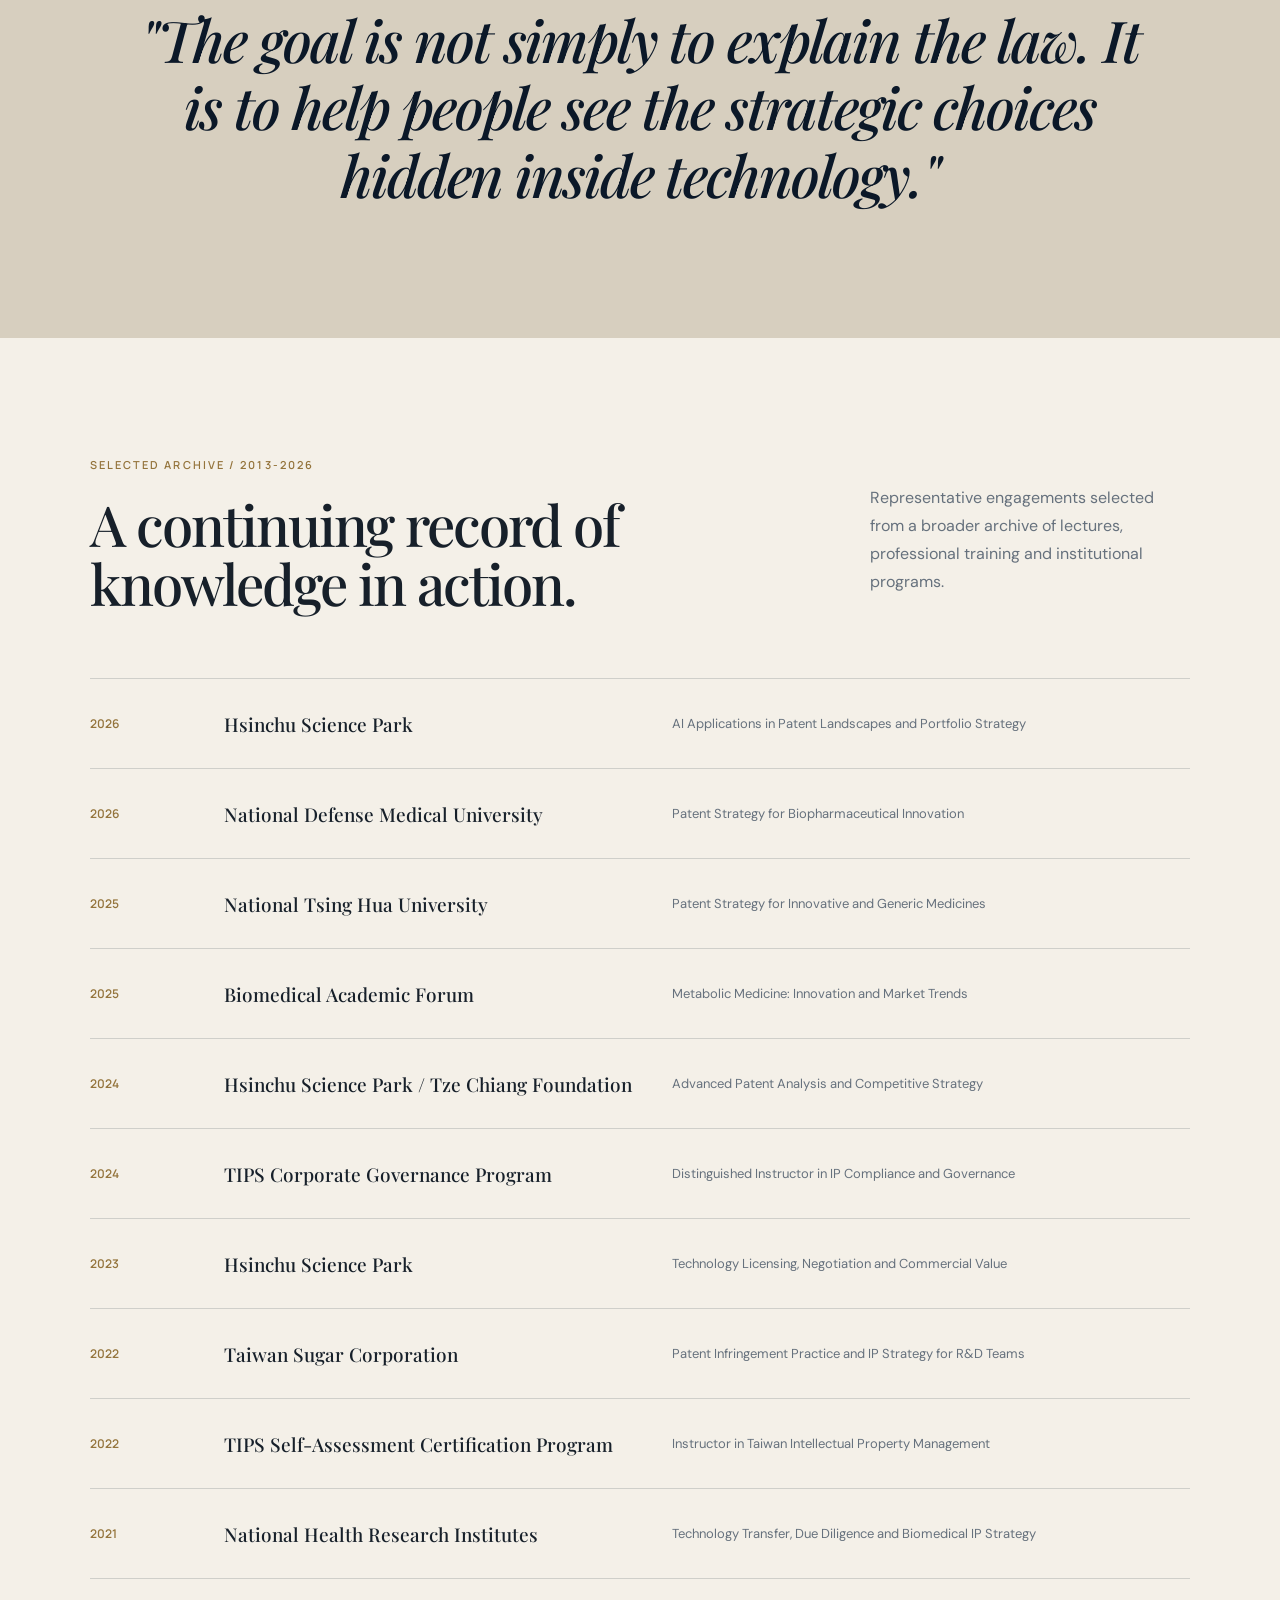
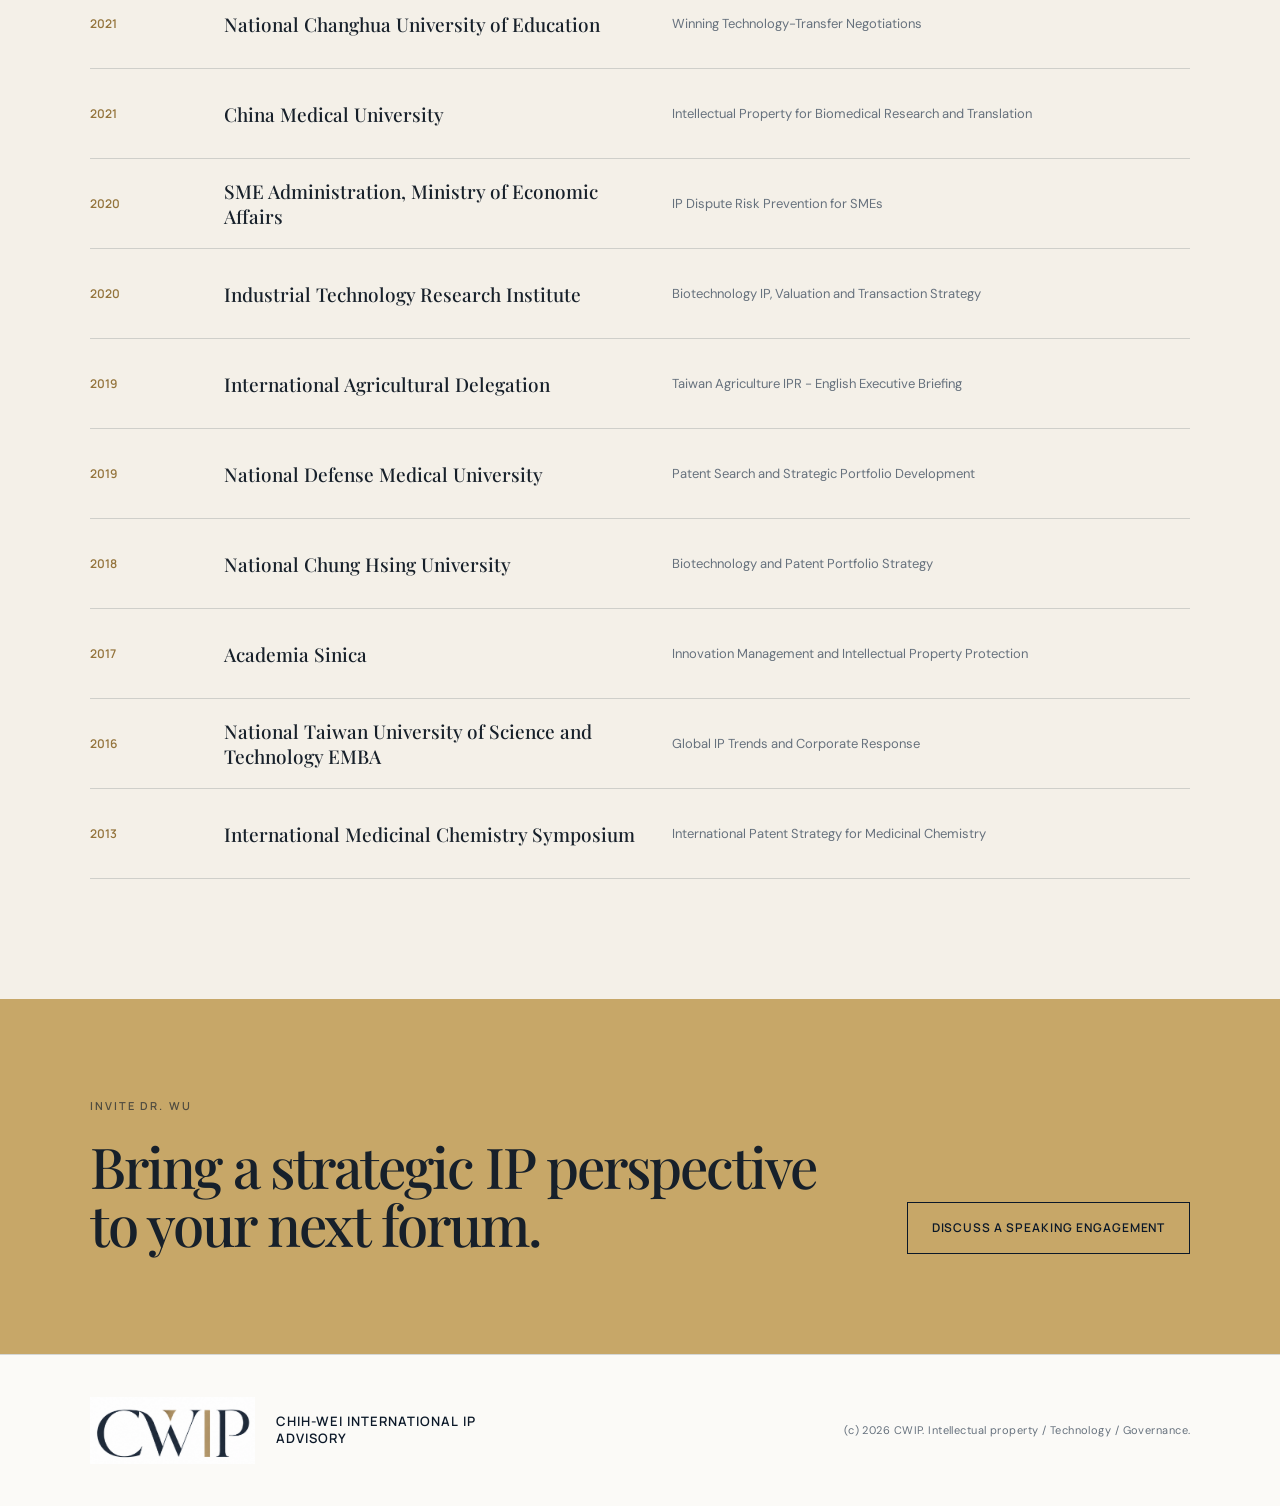
<file: speaking/index.html>
<!doctype html>
<html lang="en">
<head>
  <meta charset="utf-8">
  <meta name="viewport" content="width=device-width, initial-scale=1">
  <title>Speaking | CWIP</title>
  <meta name="description" content="Speaking, teaching and dialogue by Dr. Chih-Wei Wu on biotechnology, intellectual property strategy, valuation and governance.">
  <link rel="icon" href="../assets/cwip-logo.png">
  <link rel="stylesheet" href="../styles.css">
</head>
<body>
<main class="speaking-page"><header class="site-header"><a href="../" class="brand" aria-label="CWIP home"><img src="../assets/cwip-logo.png" alt="CWIP"/><span>Chih-Wei International IP Advisory</span></a><nav class="site-nav" aria-label="Primary navigation"><a href="../#expertise">Expertise</a><a href="../#profile">Profile</a><a href="../#experience">Background</a><a href="../speaking/" aria-current="page">Speaking</a><a href="../#contact" class="nav-contact">Let&#x27;s talk</a><div class="language-switch" aria-label="Language selection"><a href="../" class="active" aria-current="page">EN</a><a href="../zh/" lang="zh-Hant">中文</a></div></nav></header><section class="speaking-hero"><div><p class="eyebrow">Speaking / Teaching / Dialogue</p><h1>Ideas become valuable when they move people to act.</h1><p>For two decades, Dr. Chih-Wei Wu has translated complex questions in science, law, intellectual property and governance into practical choices for executives, researchers and innovators.</p></div><div class="speaking-hero-stat"><strong>200+</strong><span>invited talks, executive programs and industry forums</span></div></section><section class="section featured-events"><div class="section-heading"><div><p class="eyebrow dark">Selected engagements</p><h2>From research institutions to executive classrooms.</h2></div><p>A curated selection from Dr. Wu&#x27;s speaking archive, spanning biotechnology, patent strategy, technology transactions, corporate governance and information security.</p></div><div class="event-grid"><article class="event-card"><div class="event-image"><img src="/events/ai-patent-strategy-2026.jpg" alt="Dr. Chih-Wei Wu teaching an AI and patent strategy course at Hsinchu Science Park"/></div><div class="event-content"><div class="event-meta"><span>JUL 2026</span><span>Hsinchu Science Park</span></div><h3>AI / Patent Search / Patent Strategy</h3><p>An intensive, hands-on program showing industry practitioners how to combine AI tools with patent intelligence and strategic portfolio decisions.</p></div></article><article class="event-card"><div class="event-image"><img src="/events/ndmu-biopharma-2026.jpg" alt="Dr. Chih-Wei Wu receiving a certificate at National Defense Medical University"/></div><div class="event-content"><div class="event-meta"><span>APR 2026</span><span>National Defense Medical University</span></div><h3>Patent Strategy for Biopharmaceutical Innovation</h3><p>A practical session on turning experimental data and biomedical discoveries into strategic assets for global development and licensing.</p></div></article><article class="event-card"><div class="event-image"><img src="/events/biomedical-forum-2025.jpg" alt="Dr. Chih-Wei Wu speaking at a biomedical academic forum"/></div><div class="event-content"><div class="event-meta"><span>MAY 2025</span><span>Biomedical Academic Forum</span></div><h3>Metabolic Medicine: Innovation &amp; Market Trends</h3><p>An invited address before more than 200 researchers and biotechnology leaders on the commercial and IP dimensions of emerging metabolic medicine.</p></div></article><article class="event-card"><div class="event-image"><img src="/events/cio-taiwan-2025.jpg" alt="Dr. Chih-Wei Wu featured in CIO Taiwan"/></div><div class="event-content"><div class="event-meta"><span>MAR 2025</span><span>CIO Taiwan</span></div><h3>Governing Information Security Across Borders</h3><p>A feature interview on building information-security governance and regulatory readiness for a multinational pharmaceutical group.</p></div></article><article class="event-card"><div class="event-image"><img src="/events/sme-ip-risk-2020.jpg" alt="Dr. Chih-Wei Wu speaking at an intellectual property risk prevention seminar"/></div><div class="event-content"><div class="event-meta"><span>NOV 2020</span><span>SME Administration, MOEA</span></div><h3>Preventing Intellectual Property Disputes</h3><p>A three-hour hybrid lecture for more than 200 participants, translating patent litigation experience into practical attack-and-defense strategies.</p></div></article><article class="event-card"><div class="event-image"><img src="/events/nchu-biotech-ip-2018.jpg" alt="Lecture poster featuring Dr. Chih-Wei Wu at National Chung Hsing University"/></div><div class="event-content"><div class="event-meta"><span>OCT 2018</span><span>National Chung Hsing University</span></div><h3>Biotechnology and Strategic Patent Portfolios</h3><p>An invited university address connecting scientific research, patent architecture and the international competitiveness of biotechnology ventures.</p></div></article></div></section><section class="speaking-quote"><p class="eyebrow">Teaching philosophy</p><blockquote>&quot;The goal is not simply to explain the law. It is to help people see the strategic choices hidden inside technology.&quot;</blockquote></section><section class="section speaking-archive"><div class="section-heading"><div><p class="eyebrow dark">Selected archive / 2013-2026</p><h2>A continuing record of knowledge in action.</h2></div><p>Representative engagements selected from a broader archive of lectures, professional training and institutional programs.</p></div><div class="archive-list"><article><span>2026</span><h3>Hsinchu Science Park</h3><p>AI Applications in Patent Landscapes and Portfolio Strategy</p></article><article><span>2026</span><h3>National Defense Medical University</h3><p>Patent Strategy for Biopharmaceutical Innovation</p></article><article><span>2025</span><h3>National Tsing Hua University</h3><p>Patent Strategy for Innovative and Generic Medicines</p></article><article><span>2025</span><h3>Biomedical Academic Forum</h3><p>Metabolic Medicine: Innovation and Market Trends</p></article><article><span>2024</span><h3>Hsinchu Science Park / Tze Chiang Foundation</h3><p>Advanced Patent Analysis and Competitive Strategy</p></article><article><span>2024</span><h3>TIPS Corporate Governance Program</h3><p>Distinguished Instructor in IP Compliance and Governance</p></article><article><span>2023</span><h3>Hsinchu Science Park</h3><p>Technology Licensing, Negotiation and Commercial Value</p></article><article><span>2022</span><h3>Taiwan Sugar Corporation</h3><p>Patent Infringement Practice and IP Strategy for R&amp;D Teams</p></article><article><span>2022</span><h3>TIPS Self-Assessment Certification Program</h3><p>Instructor in Taiwan Intellectual Property Management</p></article><article><span>2021</span><h3>National Health Research Institutes</h3><p>Technology Transfer, Due Diligence and Biomedical IP Strategy</p></article><article><span>2021</span><h3>National Changhua University of Education</h3><p>Winning Technology-Transfer Negotiations</p></article><article><span>2021</span><h3>China Medical University</h3><p>Intellectual Property for Biomedical Research and Translation</p></article><article><span>2020</span><h3>SME Administration, Ministry of Economic Affairs</h3><p>IP Dispute Risk Prevention for SMEs</p></article><article><span>2020</span><h3>Industrial Technology Research Institute</h3><p>Biotechnology IP, Valuation and Transaction Strategy</p></article><article><span>2019</span><h3>International Agricultural Delegation</h3><p>Taiwan Agriculture IPR - English Executive Briefing</p></article><article><span>2019</span><h3>National Defense Medical University</h3><p>Patent Search and Strategic Portfolio Development</p></article><article><span>2018</span><h3>National Chung Hsing University</h3><p>Biotechnology and Patent Portfolio Strategy</p></article><article><span>2017</span><h3>Academia Sinica</h3><p>Innovation Management and Intellectual Property Protection</p></article><article><span>2016</span><h3>National Taiwan University of Science and Technology EMBA</h3><p>Global IP Trends and Corporate Response</p></article><article><span>2013</span><h3>International Medicinal Chemistry Symposium</h3><p>International Patent Strategy for Medicinal Chemistry</p></article></div></section><section class="speaking-cta"><div><p class="eyebrow">Invite Dr. Wu</p><h2>Bring a strategic IP perspective to your next forum.</h2></div><a class="button button-light" href="mailto:wucw0925@gmail.com">Discuss a speaking engagement</a></section><footer><a href="../" class="brand footer-brand"><img src="../assets/cwip-logo.png" alt="CWIP"/><span>Chih-Wei International IP Advisory</span></a><p>(c) 2026 CWIP. Intellectual property / Technology / Governance.</p></footer></main>
</body>
</html>
</file>
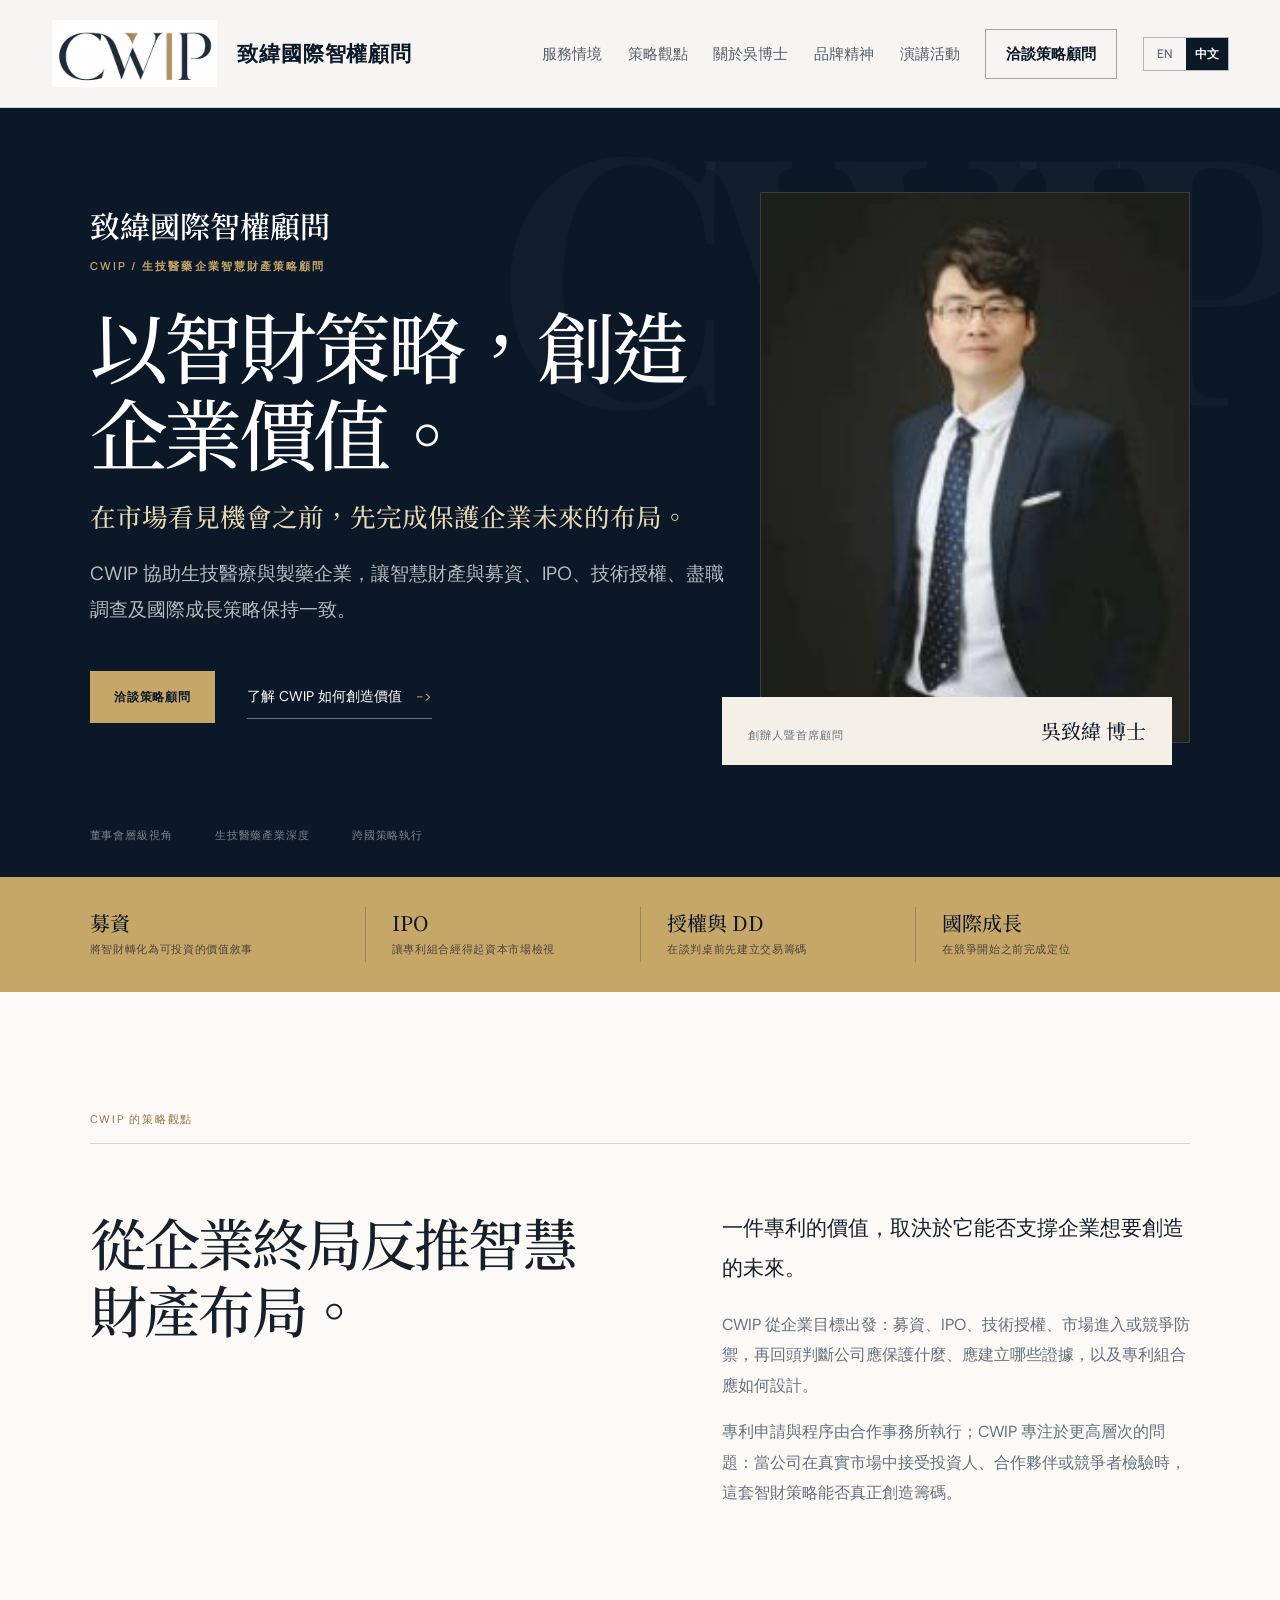
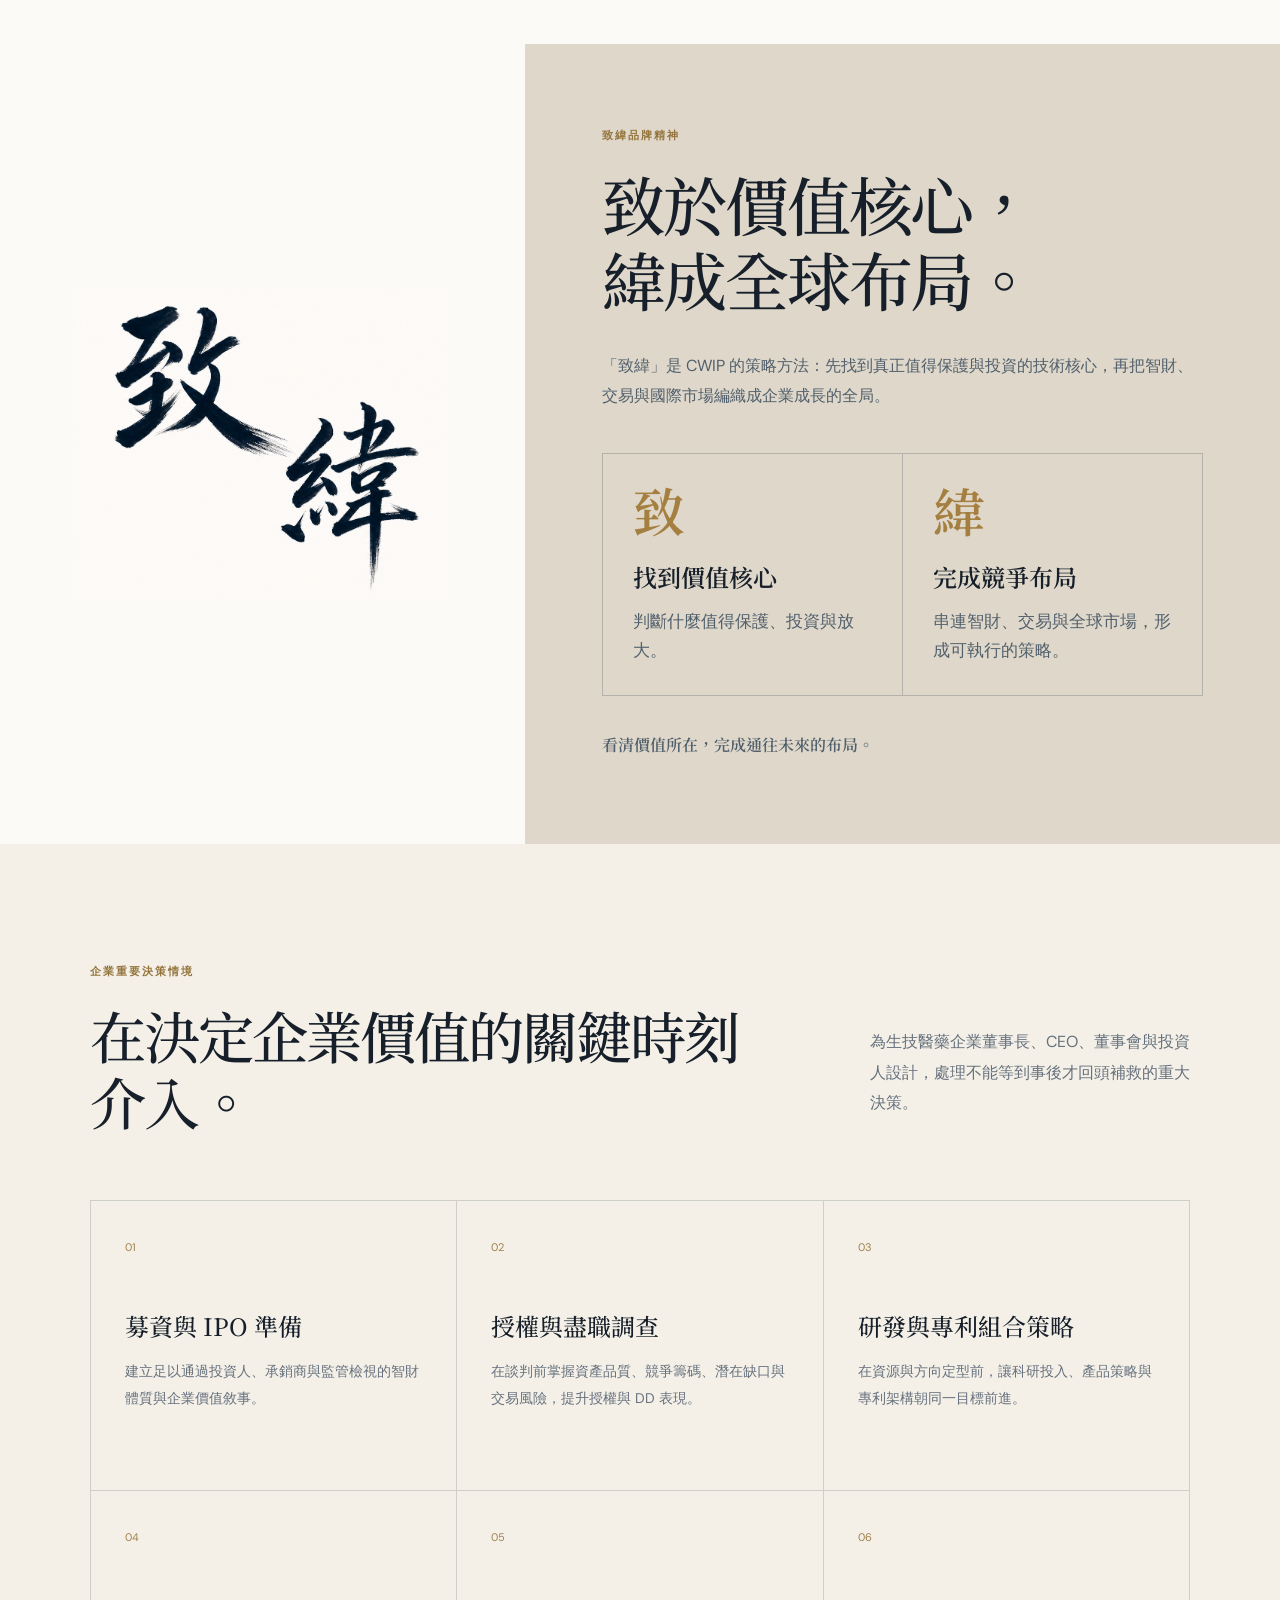
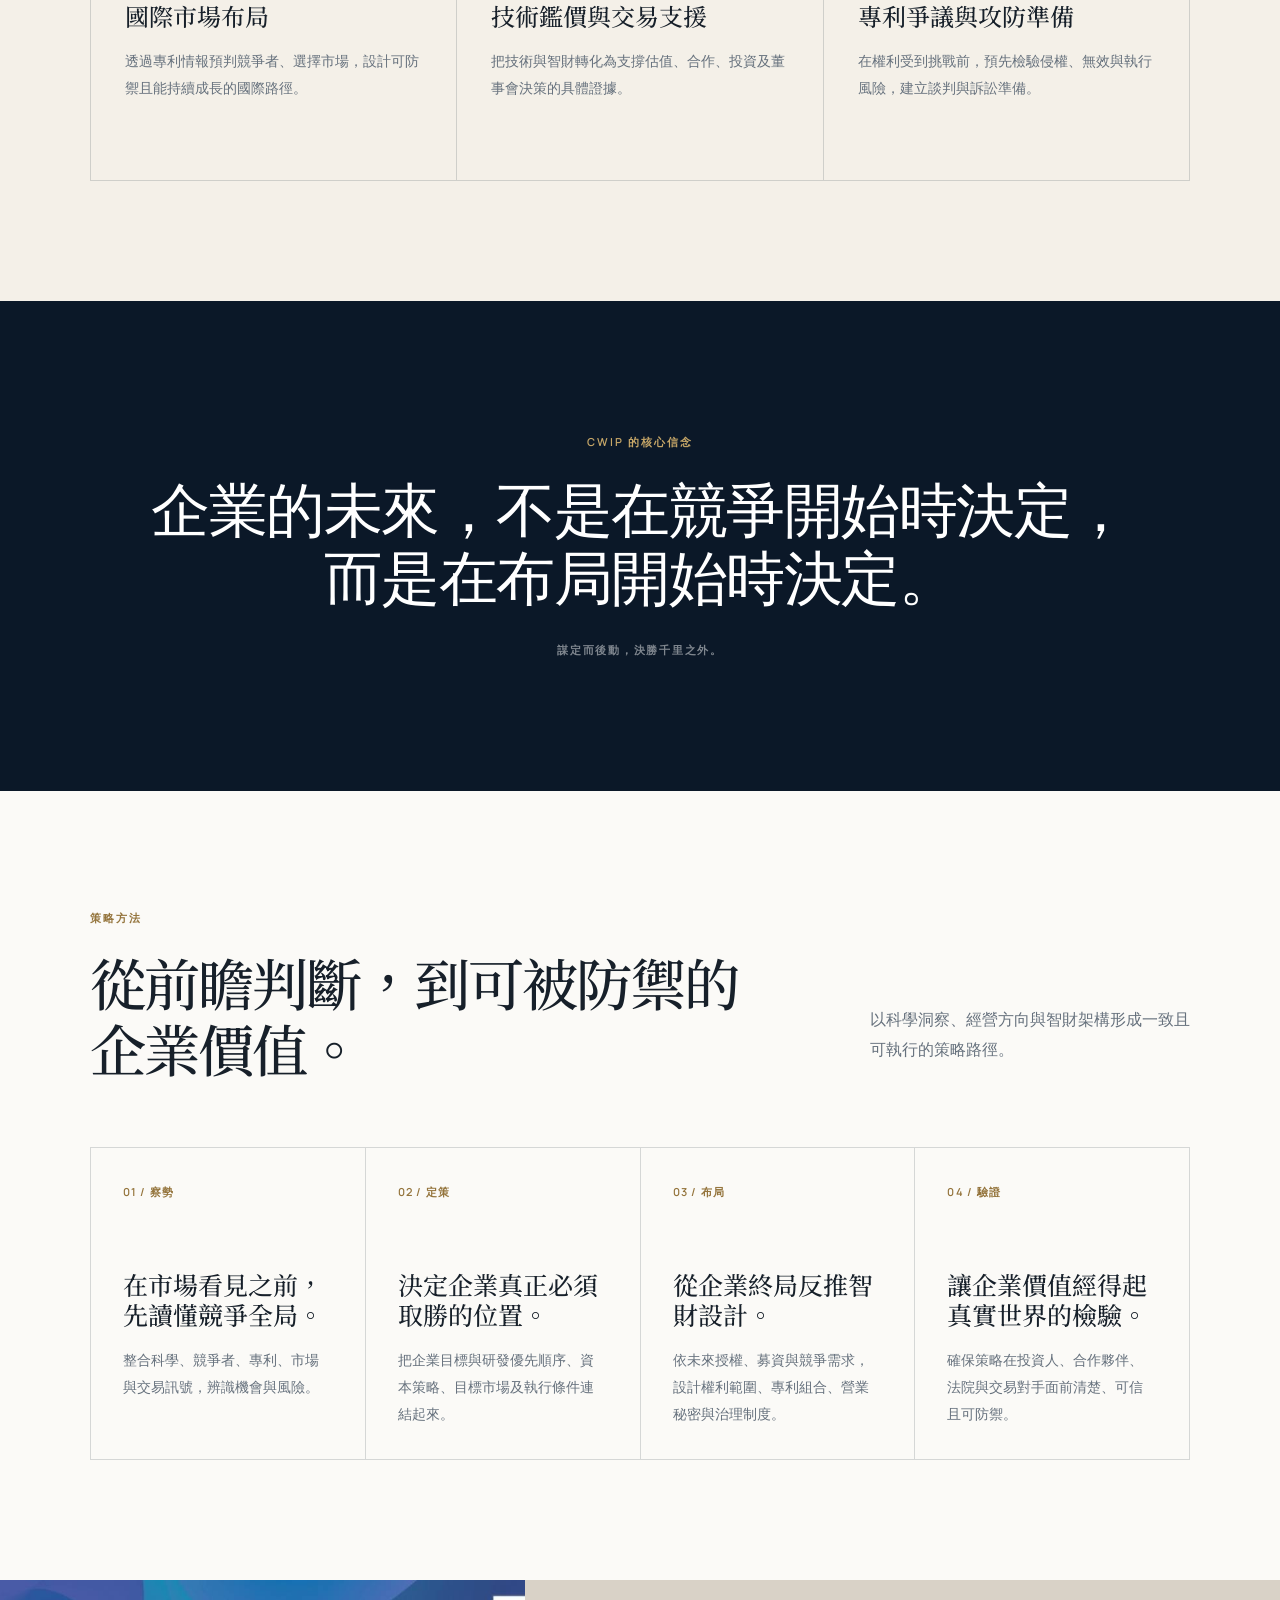
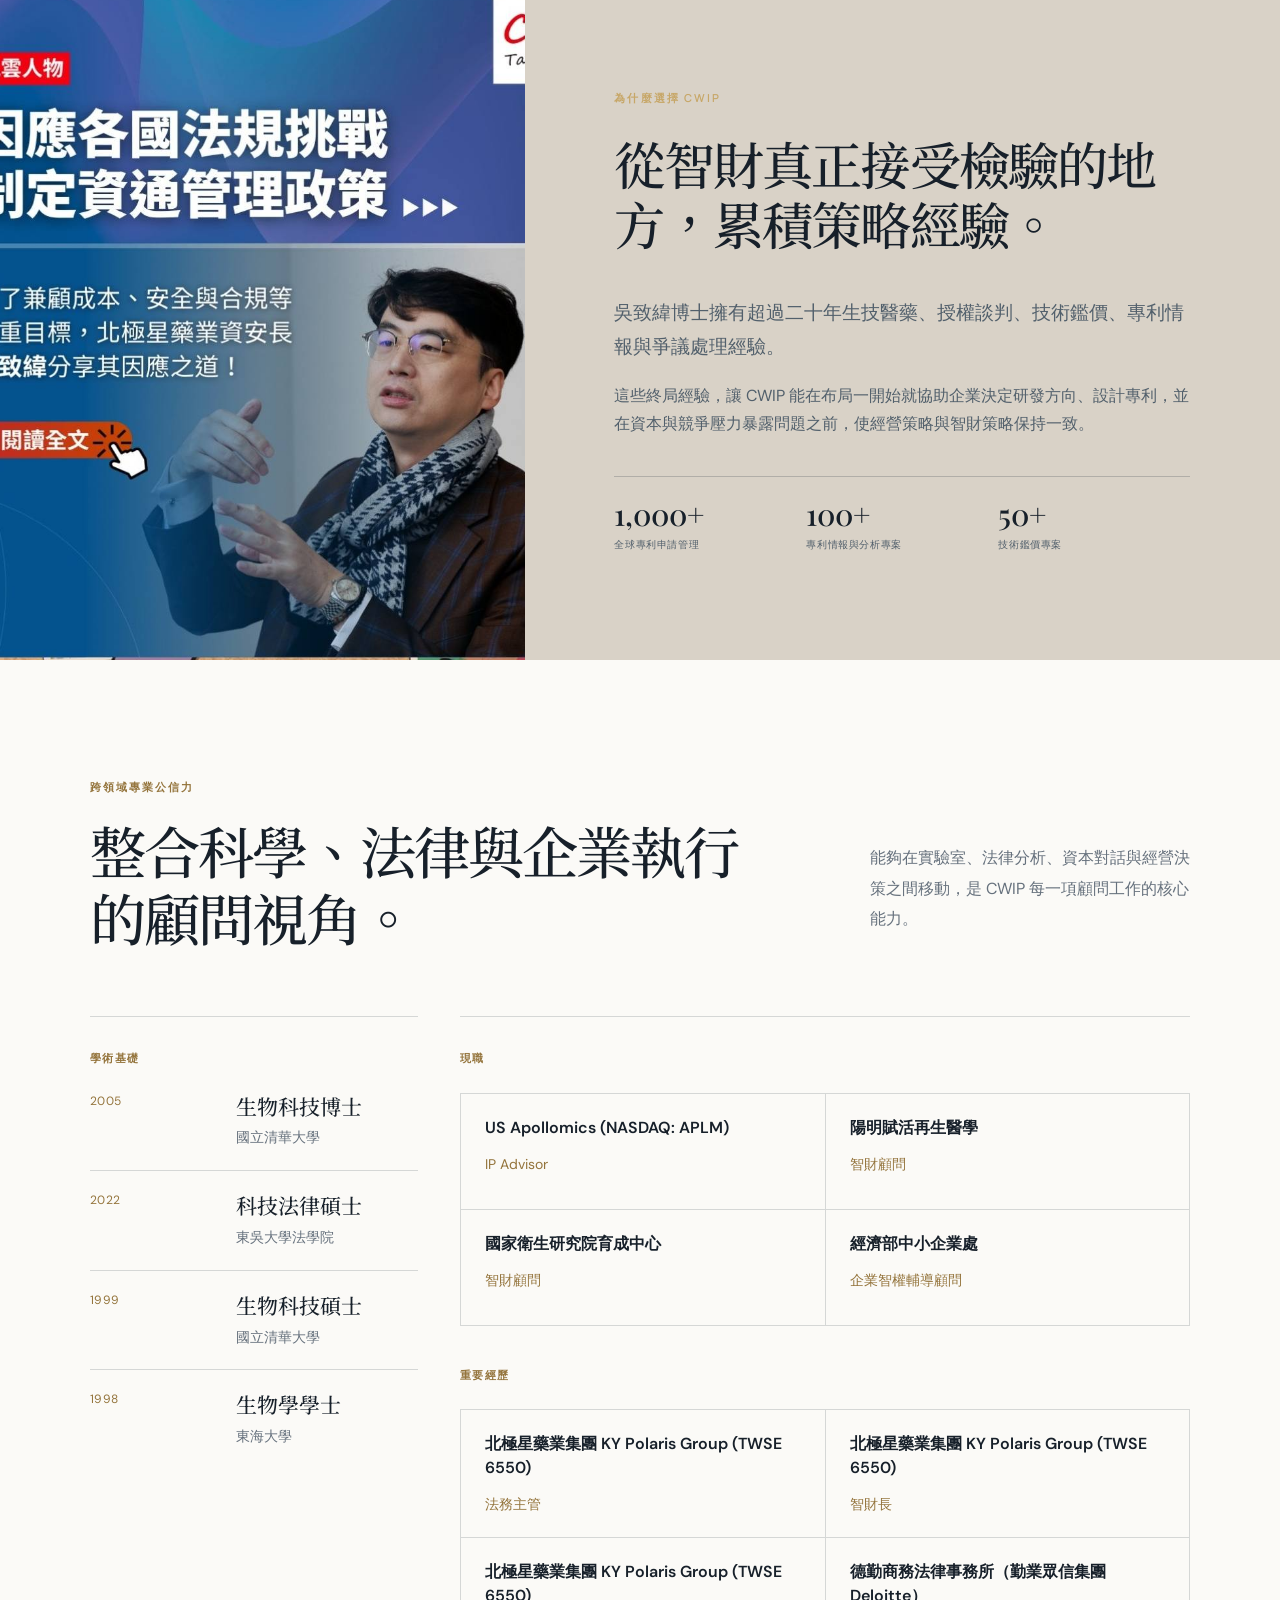
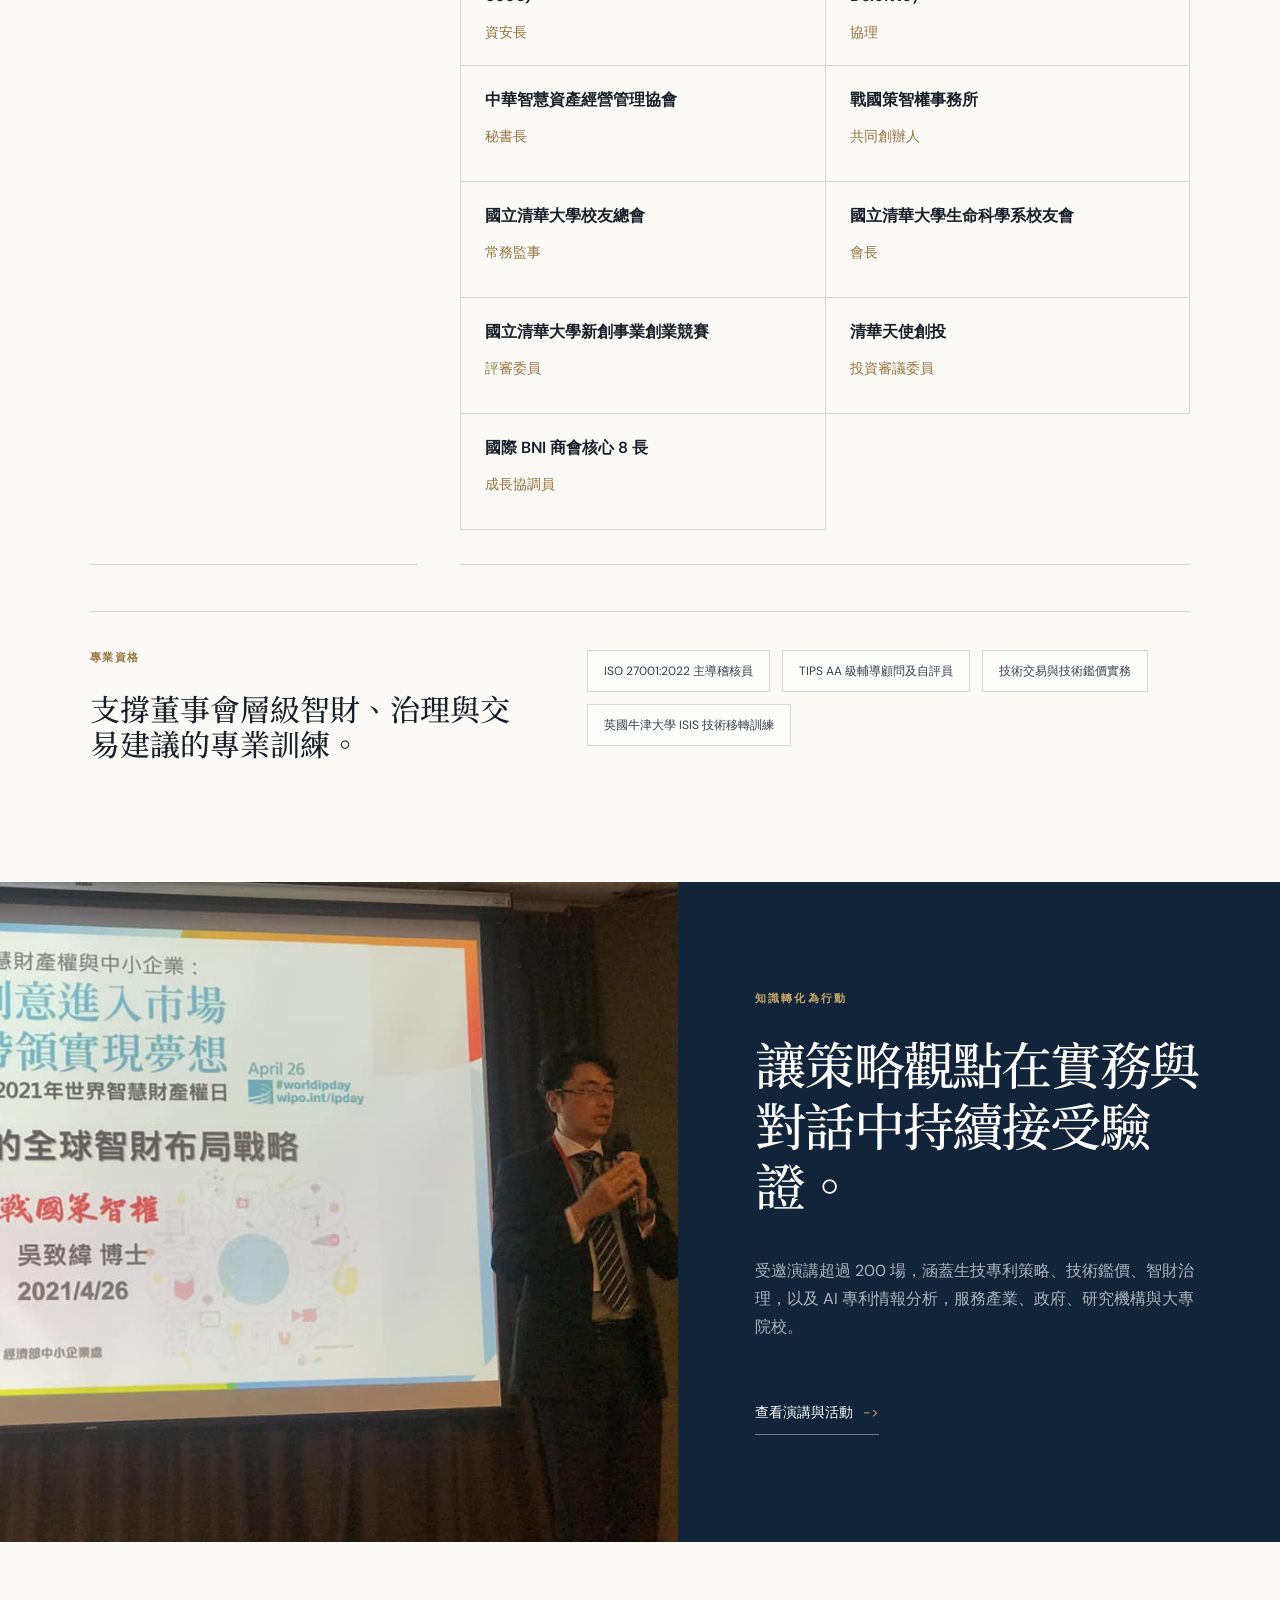
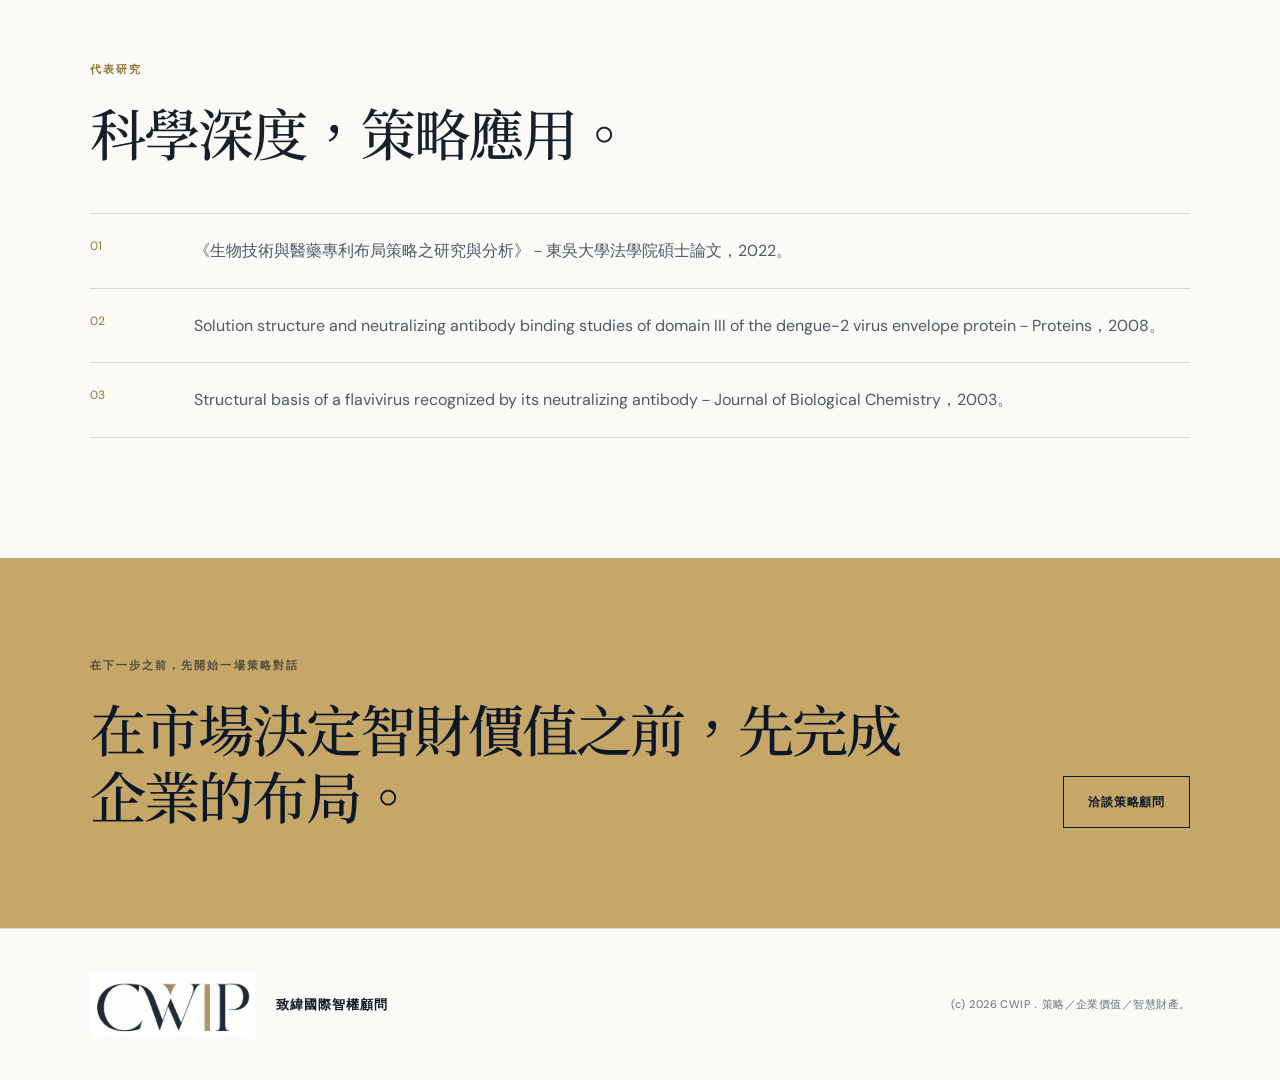
<file: zh/index.html>
<!doctype html>
<html lang="zh-Hant">
<head>
  <meta charset="utf-8">
  <meta name="viewport" content="width=device-width, initial-scale=1">
  <title>CWIP｜致緯國際智權顧問</title>
  <meta name="description" content="協助生技醫療與製藥企業，讓智慧財產與募資、IPO、技術授權、盡職調查及國際成長策略保持一致。">
  <link rel="icon" href="../assets/cwip-logo.png">
  <link rel="stylesheet" href="../styles.css">
</head>
<body>
<main class="zh-page" lang="zh-Hant"><header class="site-header"><a class="brand" href="#home" aria-label="CWIP 中文首頁"><img src="../assets/cwip-logo.png" alt="CWIP"/><span>致緯國際智權顧問</span></a><nav class="site-nav" aria-label="主要導覽"><a href="#mandates">服務情境</a><a href="#approach">策略觀點</a><a href="#profile">關於吳博士</a><a href="#brand-spirit">品牌精神</a><a href="../speaking/">演講活動</a><a class="nav-contact" href="#contact">洽談策略顧問</a><div class="language-switch" aria-label="語言切換"><a href="../">EN</a><a class="active" href="../zh/" aria-current="page">中文</a></div></nav></header><section class="hero" id="home"><div class="hero-copy"><p class="hero-company-name">致緯國際智權顧問</p><p class="eyebrow">CWIP / 生技醫藥企業智慧財產策略顧問</p><h1>以智財策略，創造企業價值。</h1><p class="hero-thesis">在市場看見機會之前，先完成保護企業未來的布局。</p><p class="hero-lead">CWIP 協助生技醫療與製藥企業，讓智慧財產與募資、IPO、技術授權、盡職調查及國際成長策略保持一致。</p><div class="hero-actions"><a class="button button-gold" href="#contact">洽談策略顧問</a><a class="text-link" href="#approach">了解 CWIP 如何創造價值 <span aria-hidden="true">-&gt;</span></a></div></div><div class="portrait-wrap"><div class="portrait-frame"><img src="../assets/photos/image5.jpeg" alt="CWIP 創辦人暨首席顧問吳致緯博士"/></div><div class="portrait-caption"><span>創辦人暨首席顧問</span><strong>吳致緯 博士</strong></div></div><div class="hero-proof" aria-label="CWIP 專業特色"><span>董事會層級視角</span><span>生技醫藥產業深度</span><span>跨國策略執行</span></div></section><section class="value-strip" aria-label="企業重要情境"><div><strong>募資</strong><span>將智財轉化為可投資的價值敘事</span></div><div><strong>IPO</strong><span>讓專利組合經得起資本市場檢視</span></div><div><strong>授權與 DD</strong><span>在談判桌前先建立交易籌碼</span></div><div><strong>國際成長</strong><span>在競爭開始之前完成定位</span></div></section><section class="section thesis" id="approach"><p class="section-label">CWIP 的策略觀點</p><div class="thesis-grid"><h2>從企業終局反推智慧財產布局。</h2><div><p class="lead">一件專利的價值，取決於它能否支撐企業想要創造的未來。</p><p>CWIP 從企業目標出發：募資、IPO、技術授權、市場進入或競爭防禦，再回頭判斷公司應保護什麼、應建立哪些證據，以及專利組合應如何設計。</p><p>專利申請與程序由合作事務所執行；CWIP 專注於更高層次的問題：當公司在真實市場中接受投資人、合作夥伴或競爭者檢驗時，這套智財策略能否真正創造籌碼。</p></div></div></section><section class="zh-brand-section" id="brand-spirit"><div class="zh-brand-image"><img src="../assets/zh-brand-zhiwei.png" alt="致緯品牌書法"/></div><div class="zh-brand-copy"><p class="eyebrow dark">致緯品牌精神</p><h2>致於價值核心，<br/>緯成全球布局。</h2><p class="zh-brand-lead">「致緯」是 CWIP 的策略方法：先找到真正值得保護與投資的技術核心，再把智財、交易與國際市場編織成企業成長的全局。</p><div class="zh-brand-pillars"><article><span>致</span><div><h3>找到價值核心</h3><p>判斷什麼值得保護、投資與放大。</p></div></article><article><span>緯</span><div><h3>完成競爭布局</h3><p>串連智財、交易與全球市場，形成可執行的策略。</p></div></article></div><p class="zh-brand-close">看清價值所在，完成通往未來的布局。</p></div></section><section class="section mandates" id="mandates"><div class="section-heading"><div><p class="eyebrow dark">企業重要決策情境</p><h2>在決定企業價值的關鍵時刻介入。</h2></div><p>為生技醫藥企業董事長、CEO、董事會與投資人設計，處理不能等到事後才回頭補救的重大決策。</p></div><div class="mandate-grid"><article><span>01</span><h3>募資與 IPO 準備</h3><p>建立足以通過投資人、承銷商與監管檢視的智財體質與企業價值敘事。</p></article><article><span>02</span><h3>授權與盡職調查</h3><p>在談判前掌握資產品質、競爭籌碼、潛在缺口與交易風險，提升授權與 DD 表現。</p></article><article><span>03</span><h3>研發與專利組合策略</h3><p>在資源與方向定型前，讓科研投入、產品策略與專利架構朝同一目標前進。</p></article><article><span>04</span><h3>國際市場布局</h3><p>透過專利情報預判競爭者、選擇市場，設計可防禦且能持續成長的國際路徑。</p></article><article><span>05</span><h3>技術鑑價與交易支援</h3><p>把技術與智財轉化為支撐估值、合作、投資及董事會決策的具體證據。</p></article><article><span>06</span><h3>專利爭議與攻防準備</h3><p>在權利受到挑戰前，預先檢驗侵權、無效與執行風險，建立談判與訴訟準備。</p></article></div></section><section class="strategy-statement"><p class="eyebrow">CWIP 的核心信念</p><blockquote>企業的未來，不是在競爭開始時決定，而是在布局開始時決定。</blockquote><p class="statement-note">謀定而後動，決勝千里之外。</p></section><section class="section framework-section"><div class="section-heading"><div><p class="eyebrow dark">策略方法</p><h2>從前瞻判斷，到可被防禦的企業價值。</h2></div><p>以科學洞察、經營方向與智財架構形成一致且可執行的策略路徑。</p></div><div class="strategy-framework"><article><span>0<!-- -->1<!-- --> / <!-- -->察勢</span><h3>在市場看見之前，先讀懂競爭全局。</h3><p>整合科學、競爭者、專利、市場與交易訊號，辨識機會與風險。</p></article><article><span>0<!-- -->2<!-- --> / <!-- -->定策</span><h3>決定企業真正必須取勝的位置。</h3><p>把企業目標與研發優先順序、資本策略、目標市場及執行條件連結起來。</p></article><article><span>0<!-- -->3<!-- --> / <!-- -->布局</span><h3>從企業終局反推智財設計。</h3><p>依未來授權、募資與競爭需求，設計權利範圍、專利組合、營業秘密與治理制度。</p></article><article><span>0<!-- -->4<!-- --> / <!-- -->驗證</span><h3>讓企業價值經得起真實世界的檢驗。</h3><p>確保策略在投資人、合作夥伴、法院與交易對手面前清楚、可信且可防禦。</p></article></div></section><section class="executive-profile" id="profile"><div class="profile-image"><img src="../assets/photos/image18.jpeg" alt="吳致緯博士接受企業專訪"/></div><div class="profile-copy"><p class="eyebrow">為什麼選擇 CWIP</p><h2>從智財真正接受檢驗的地方，累積策略經驗。</h2><p class="profile-lead">吳致緯博士擁有超過二十年生技醫藥、授權談判、技術鑑價、專利情報與爭議處理經驗。</p><p>這些終局經驗，讓 CWIP 能在布局一開始就協助企業決定研發方向、設計專利，並在資本與競爭壓力暴露問題之前，使經營策略與智財策略保持一致。</p><div class="profile-proof"><div><strong>1,000+</strong><span>全球專利申請管理</span></div><div><strong>100+</strong><span>專利情報與分析專案</span></div><div><strong>50+</strong><span>技術鑑價專案</span></div></div></div></section><section class="section background" id="experience"><div class="section-heading"><div><p class="eyebrow dark">跨領域專業公信力</p><h2>整合科學、法律與企業執行的顧問視角。</h2></div><p>能夠在實驗室、法律分析、資本對話與經營決策之間移動，是 CWIP 每一項顧問工作的核心能力。</p></div><div class="background-grid"><div class="background-panel"><p class="panel-kicker">學術基礎</p><div class="education-list"><article><span>2005</span><div><h3>生物科技博士</h3><p>國立清華大學</p></div></article><article><span>2022</span><div><h3>科技法律碩士</h3><p>東吳大學法學院</p></div></article><article><span>1999</span><div><h3>生物科技碩士</h3><p>國立清華大學</p></div></article><article><span>1998</span><div><h3>生物學學士</h3><p>東海大學</p></div></article></div></div><div class="background-panel professional-panel"><p class="panel-kicker">現職</p><div class="professional-list current-list"><article><h3>US Apollomics (NASDAQ: APLM)</h3><p>IP Advisor</p></article><article><h3>陽明賦活再生醫學</h3><p>智財顧問</p></article><article><h3>國家衛生研究院育成中心</h3><p>智財顧問</p></article><article><h3>經濟部中小企業處</h3><p>企業智權輔導顧問</p></article></div><p class="panel-kicker experience-kicker">重要經歷</p><div class="professional-list experience-list"><article><h3>北極星藥業集團 KY Polaris Group (TWSE 6550)</h3><p>法務主管</p></article><article><h3>北極星藥業集團 KY Polaris Group (TWSE 6550)</h3><p>智財長</p></article><article><h3>北極星藥業集團 KY Polaris Group (TWSE 6550)</h3><p>資安長</p></article><article><h3>德勤商務法律事務所（勤業眾信集團 Deloitte）</h3><p>協理</p></article><article><h3>中華智慧資產經營管理協會</h3><p>秘書長</p></article><article><h3>戰國策智權事務所</h3><p>共同創辦人</p></article><article><h3>國立清華大學校友總會</h3><p>常務監事</p></article><article><h3>國立清華大學生命科學系校友會</h3><p>會長</p></article><article><h3>國立清華大學新創事業創業競賽</h3><p>評審委員</p></article><article><h3>清華天使創投</h3><p>投資審議委員</p></article><article><h3>國際 BNI 商會核心 8 長</h3><p>成長協調員</p></article></div></div></div><div class="qualification-band"><div><p class="panel-kicker">專業資格</p><h3>支撐董事會層級智財、治理與交易建議的專業訓練。</h3></div><div class="qualification-tags"><span>ISO 27001:2022 主導稽核員</span><span>TIPS AA 級輔導顧問及自評員</span><span>技術交易與技術鑑價實務</span><span>英國牛津大學 ISIS 技術移轉訓練</span></div></div></section><section class="speaking" id="insights"><div class="speaking-image"><img src="../assets/photos/image25.png" alt="吳致緯博士於創新智財活動演講"/></div><div class="speaking-copy"><p class="eyebrow">知識轉化為行動</p><h2>讓策略觀點在實務與對話中持續接受驗證。</h2><p>受邀演講超過 200 場，涵蓋生技專利策略、技術鑑價、智財治理，以及 AI 專利情報分析，服務產業、政府、研究機構與大專院校。</p><a class="text-link speaking-link" href="../speaking/">查看演講與活動 <span aria-hidden="true">-&gt;</span></a></div></section><section class="section publications"><div class="section-heading compact"><div><p class="eyebrow dark">代表研究</p><h2>科學深度，策略應用。</h2></div></div><ol><li><span>0<!-- -->1</span><p>《生物技術與醫藥專利布局策略之研究與分析》－東吳大學法學院碩士論文，2022。</p></li><li><span>0<!-- -->2</span><p>Solution structure and neutralizing antibody binding studies of domain III of the dengue-2 virus envelope protein－Proteins，2008。</p></li><li><span>0<!-- -->3</span><p>Structural basis of a flavivirus recognized by its neutralizing antibody－Journal of Biological Chemistry，2003。</p></li></ol></section><section class="contact" id="contact"><div><p class="eyebrow">在下一步之前，先開始一場策略對話</p><h2>在市場決定智財價值之前，先完成企業的布局。</h2></div><a class="button button-light" href="mailto:wucw0925@gmail.com">洽談策略顧問</a></section><footer><a class="brand footer-brand" href="#home"><img src="../assets/cwip-logo.png" alt="CWIP"/><span>致緯國際智權顧問</span></a><p>(c) 2026 CWIP．策略／企業價值／智慧財產。</p></footer></main>
</body>
</html>
</file>
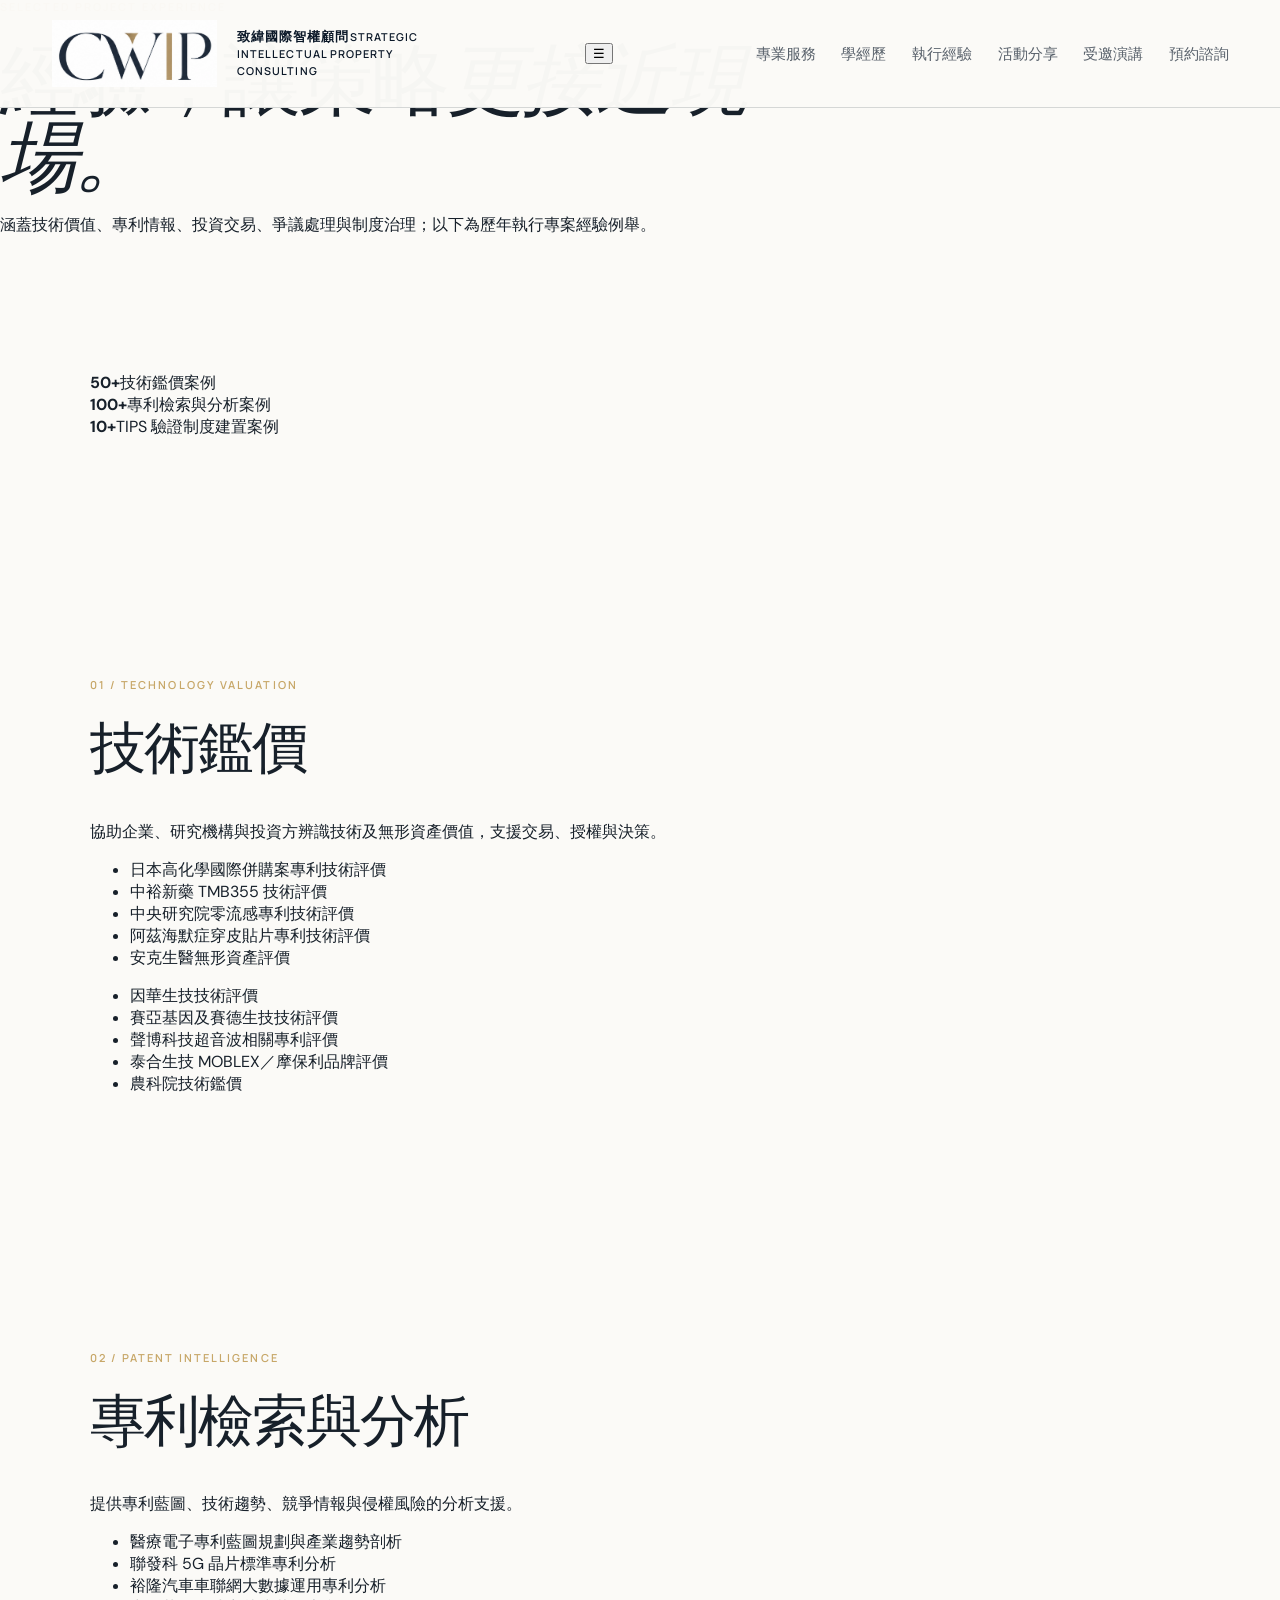
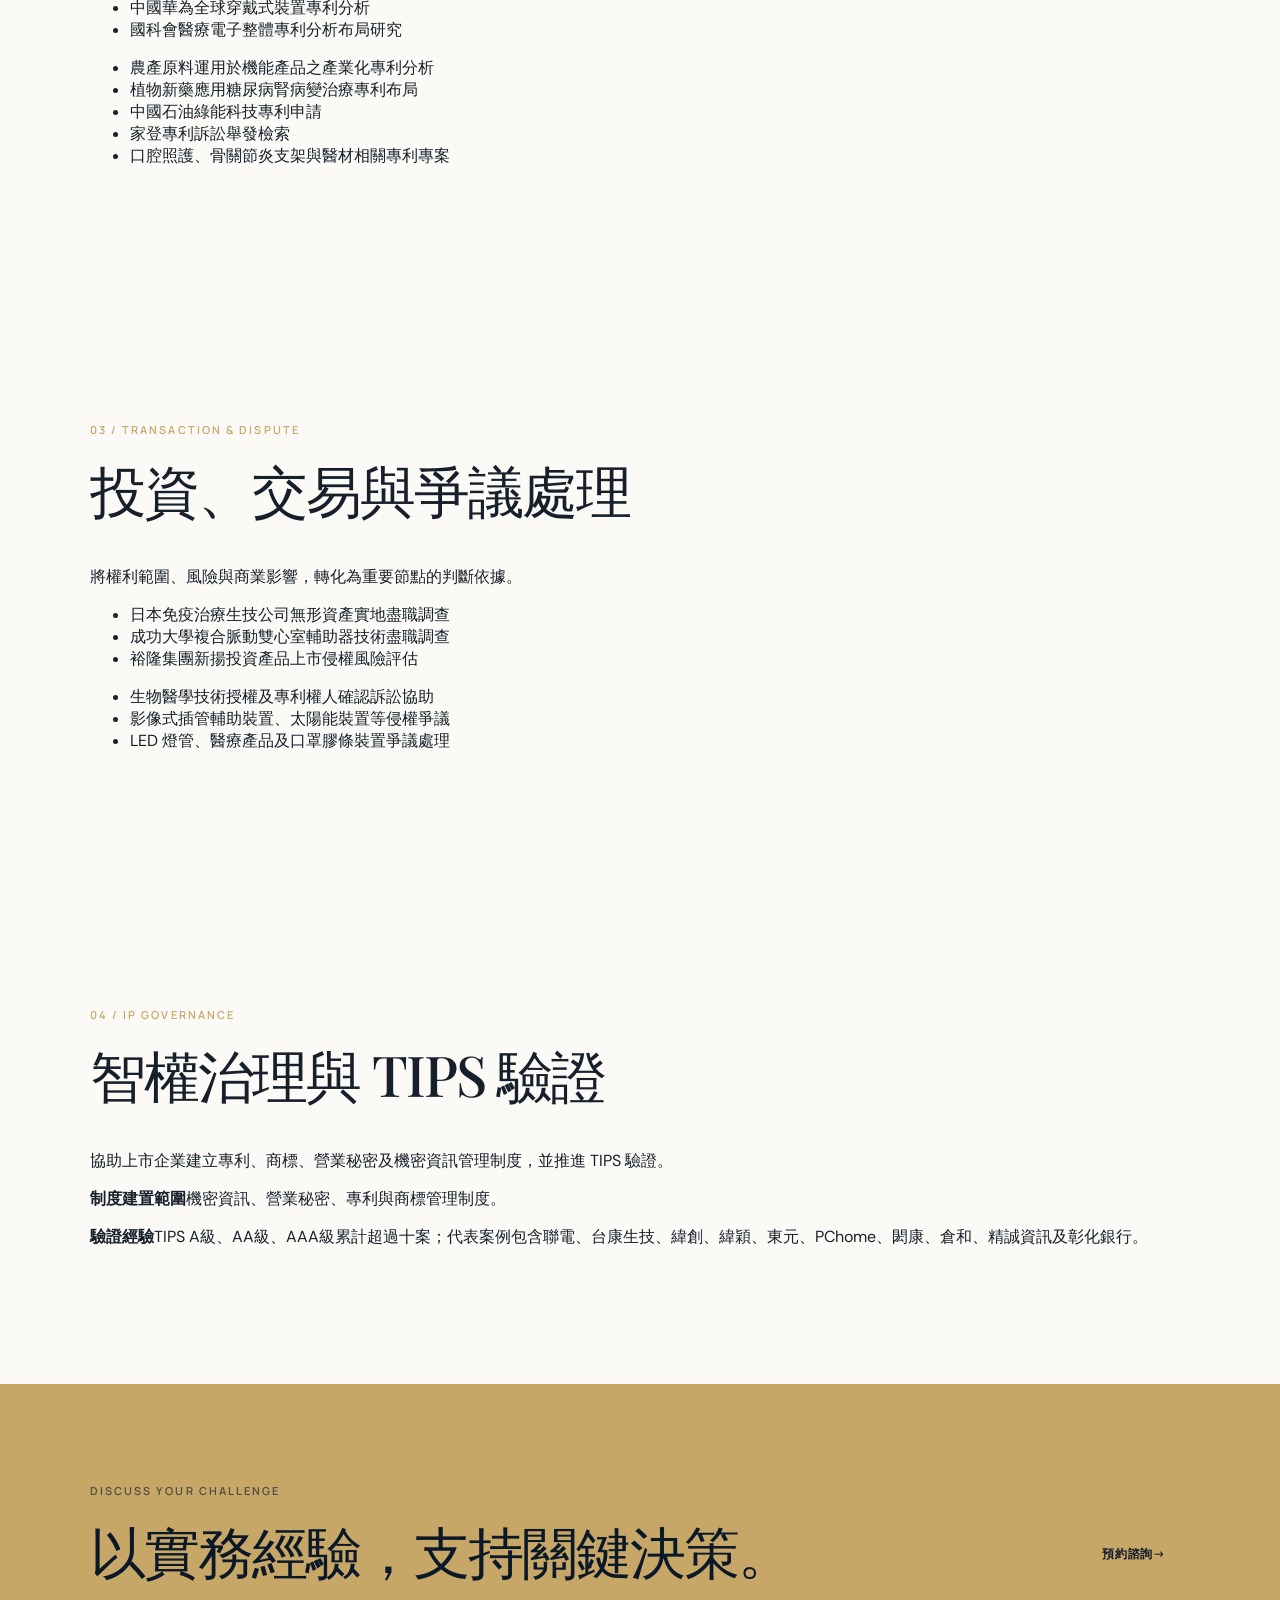
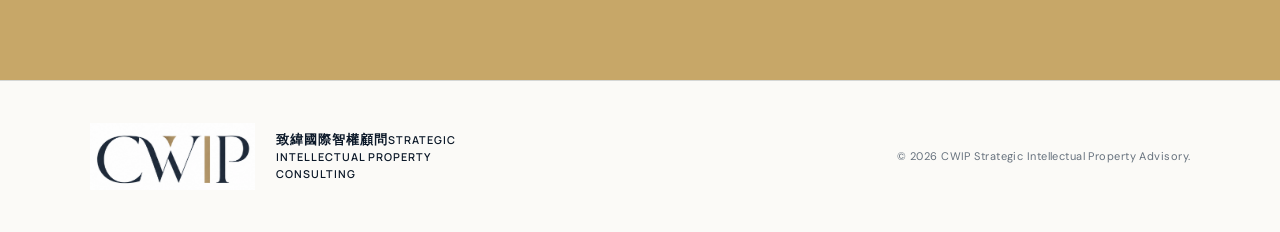
<file: experience.html>
<!doctype html>
<html lang="zh-Hant">
<head>
  <meta charset="UTF-8">
  <meta name="viewport" content="width=device-width, initial-scale=1.0">
  <title>執行經驗｜CWIP 致緯國際智權顧問</title>
  <meta name="description" content="CWIP 智權顧問執行經驗，包含技術鑑價、專利情報、交易盡職調查、爭議處理與 TIPS 智權治理。">
  <link rel="icon" type="image/png" href="assets/cwip-logo.png">
  <link rel="preconnect" href="https://fonts.googleapis.com">
  <link rel="preconnect" href="https://fonts.gstatic.com" crossorigin>
  <link href="https://fonts.googleapis.com/css2?family=DM+Sans:wght@400;500;600;700&family=Noto+Sans+TC:wght@400;500;600;700&family=Playfair+Display:wght@500;600&display=swap" rel="stylesheet">
  <link rel="stylesheet" href="styles.css">
</head>
<body>
  <header class="site-header"><a class="brand" href="index.html"><img class="brand-logo" src="assets/cwip-logo.png" alt="CWIP logo"><span class="brand-copy"><span>致緯國際智權顧問</span><small>Strategic Intellectual Property Consulting</small></span></a><button class="menu-toggle" aria-label="開啟選單" aria-expanded="false">☰</button><nav aria-label="主要導覽"><a href="index.html#expertise">專業服務</a><a href="profile.html">學經歷</a><a aria-current="page" href="experience.html">執行經驗</a><a href="profile.html#activities">活動分享</a><a href="talks.html">受邀演講</a><a class="nav-cta" href="index.html#contact">預約諮詢</a></nav></header>
  <main>
    <section class="page-hero experience-hero"><p class="eyebrow">SELECTED PROJECT EXPERIENCE</p><h1>經驗，讓策略<em>更接近現場。</em></h1><p>涵蓋技術價值、專利情報、投資交易、爭議處理與制度治理；以下為歷年執行專案經驗例舉。</p></section>
    <section class="section project-overview"><div class="stat-row"><div><strong>50+</strong><span>技術鑑價案例</span></div><div><strong>100+</strong><span>專利檢索與分析案例</span></div><div><strong>10+</strong><span>TIPS 驗證制度建置案例</span></div></div></section>
    <section class="section project-section"><p class="eyebrow gold">01 / TECHNOLOGY VALUATION</p><div class="section-top"><h2>技術鑑價</h2><p>協助企業、研究機構與投資方辨識技術及無形資產價值，支援交易、授權與決策。</p></div><div class="case-columns"><ul><li>日本高化學國際併購案專利技術評價</li><li>中裕新藥 TMB355 技術評價</li><li>中央研究院零流感專利技術評價</li><li>阿茲海默症穿皮貼片專利技術評價</li><li>安克生醫無形資產評價</li></ul><ul><li>因華生技技術評價</li><li>賽亞基因及賽德生技技術評價</li><li>聲博科技超音波相關專利評價</li><li>泰合生技 MOBLEX／摩保利品牌評價</li><li>農科院技術鑑價</li></ul></div></section>
    <section class="section project-section alternate"><p class="eyebrow gold">02 / PATENT INTELLIGENCE</p><div class="section-top"><h2>專利檢索與分析</h2><p>提供專利藍圖、技術趨勢、競爭情報與侵權風險的分析支援。</p></div><div class="case-columns"><ul><li>醫療電子專利藍圖規劃與產業趨勢剖析</li><li>聯發科 5G 晶片標準專利分析</li><li>裕隆汽車車聯網大數據運用專利分析</li><li>中國華為全球穿戴式裝置專利分析</li><li>國科會醫療電子整體專利分析布局研究</li></ul><ul><li>農產原料運用於機能產品之產業化專利分析</li><li>植物新藥應用糖尿病腎病變治療專利布局</li><li>中國石油綠能科技專利申請</li><li>家登專利訴訟舉發檢索</li><li>口腔照護、骨關節炎支架與醫材相關專利專案</li></ul></div></section>
    <section class="section project-section"><p class="eyebrow gold">03 / TRANSACTION &amp; DISPUTE</p><div class="section-top"><h2>投資、交易與爭議處理</h2><p>將權利範圍、風險與商業影響，轉化為重要節點的判斷依據。</p></div><div class="case-columns"><ul><li>日本免疫治療生技公司無形資產實地盡職調查</li><li>成功大學複合脈動雙心室輔助器技術盡職調查</li><li>裕隆集團新揚投資產品上市侵權風險評估</li></ul><ul><li>生物醫學技術授權及專利權人確認訴訟協助</li><li>影像式插管輔助裝置、太陽能裝置等侵權爭議</li><li>LED 燈管、醫療產品及口罩膠條裝置爭議處理</li></ul></div></section>
    <section class="section project-section alternate"><p class="eyebrow gold">04 / IP GOVERNANCE</p><div class="section-top"><h2>智權治理與 TIPS 驗證</h2><p>協助上市企業建立專利、商標、營業秘密及機密資訊管理制度，並推進 TIPS 驗證。</p></div><div class="governance"><p><b>制度建置範圍</b>機密資訊、營業秘密、專利與商標管理制度。</p><p><b>驗證經驗</b>TIPS A級、AA級、AAA級累計超過十案；代表案例包含聯電、台康生技、緯創、緯穎、東元、PChome、閎康、倉和、精誠資訊及彰化銀行。</p></div></section>
    <section class="contact"><div><p class="eyebrow gold">DISCUSS YOUR CHALLENGE</p><h2>以實務經驗，支持關鍵決策。</h2></div><a class="button primary" href="index.html#contact">預約諮詢 <span>→</span></a></section>
  </main>
  <footer><a class="brand" href="index.html"><img class="brand-logo" src="assets/cwip-logo.png" alt="CWIP logo"><span class="brand-copy"><span>致緯國際智權顧問</span><small>Strategic Intellectual Property Consulting</small></span></a><p>© 2026 CWIP Strategic Intellectual Property Advisory.</p></footer>
  <script src="script.js"></script>
</body>
</html>
</file>
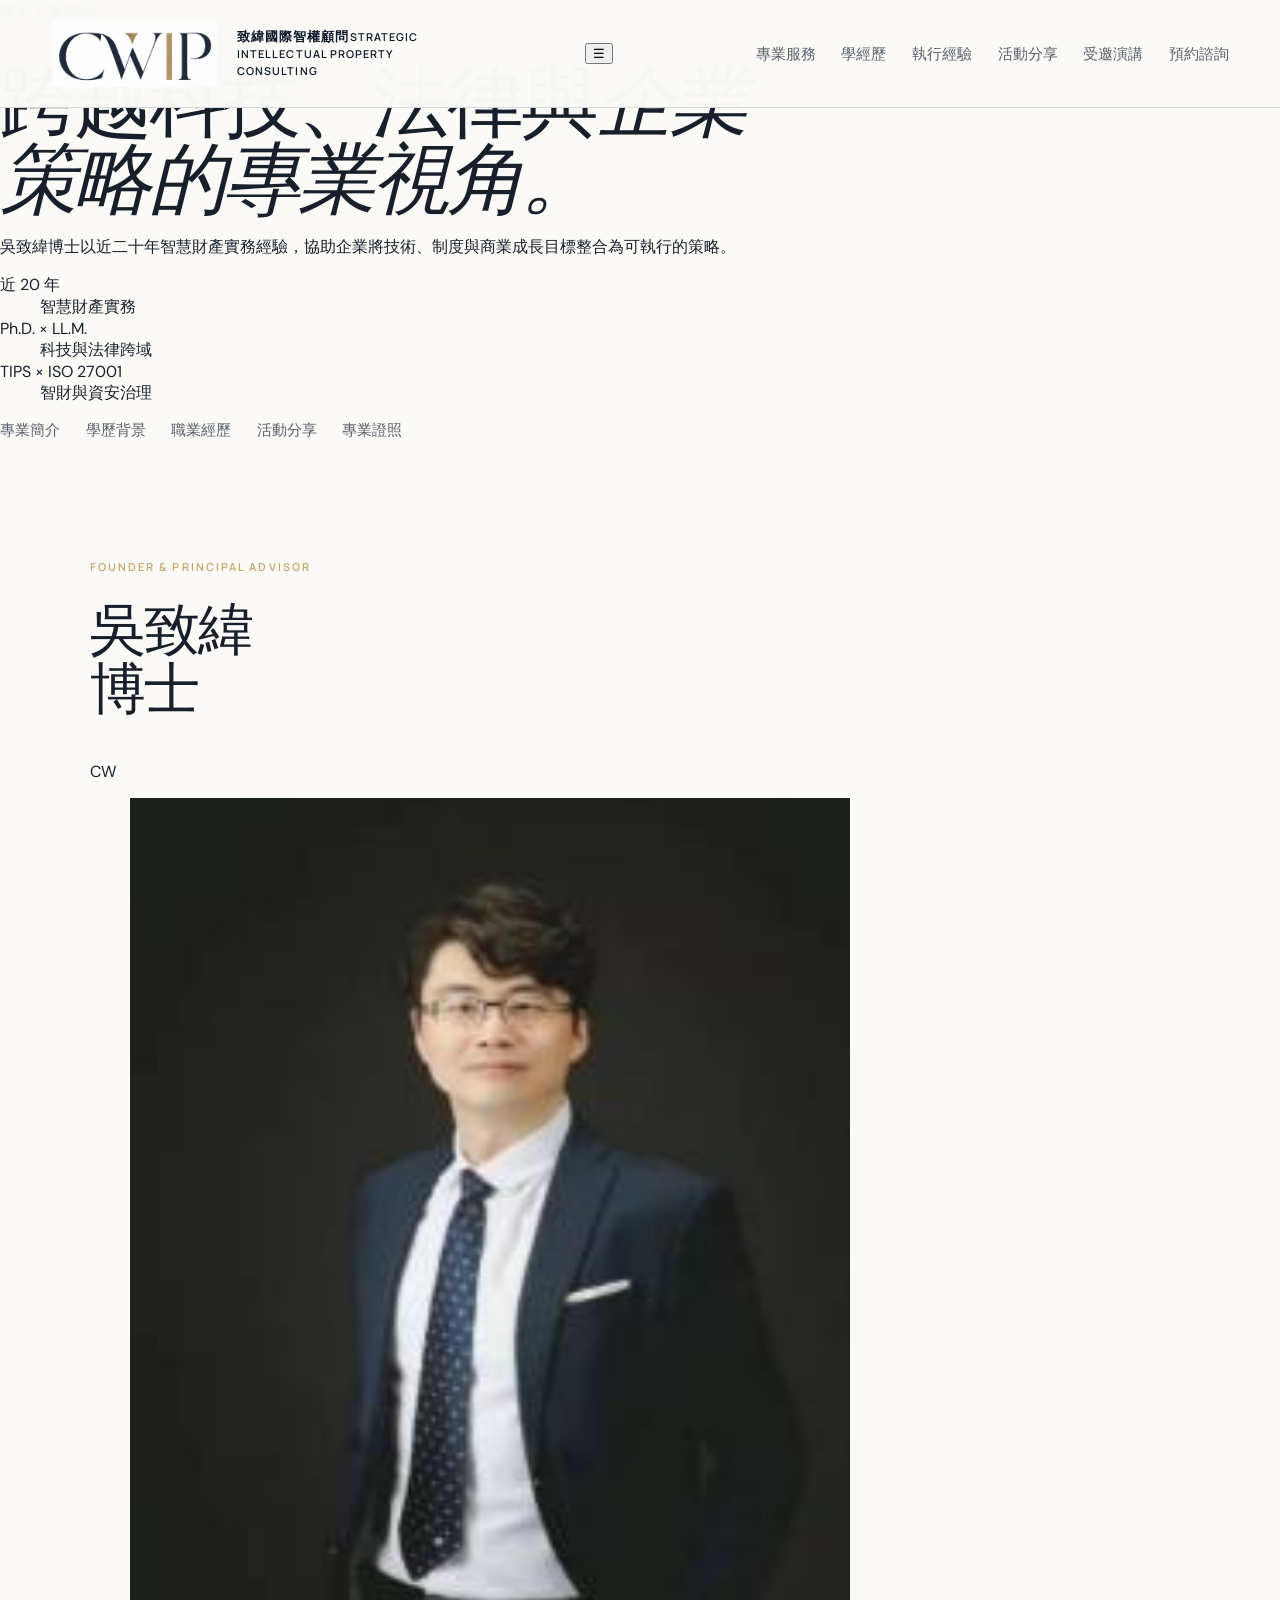
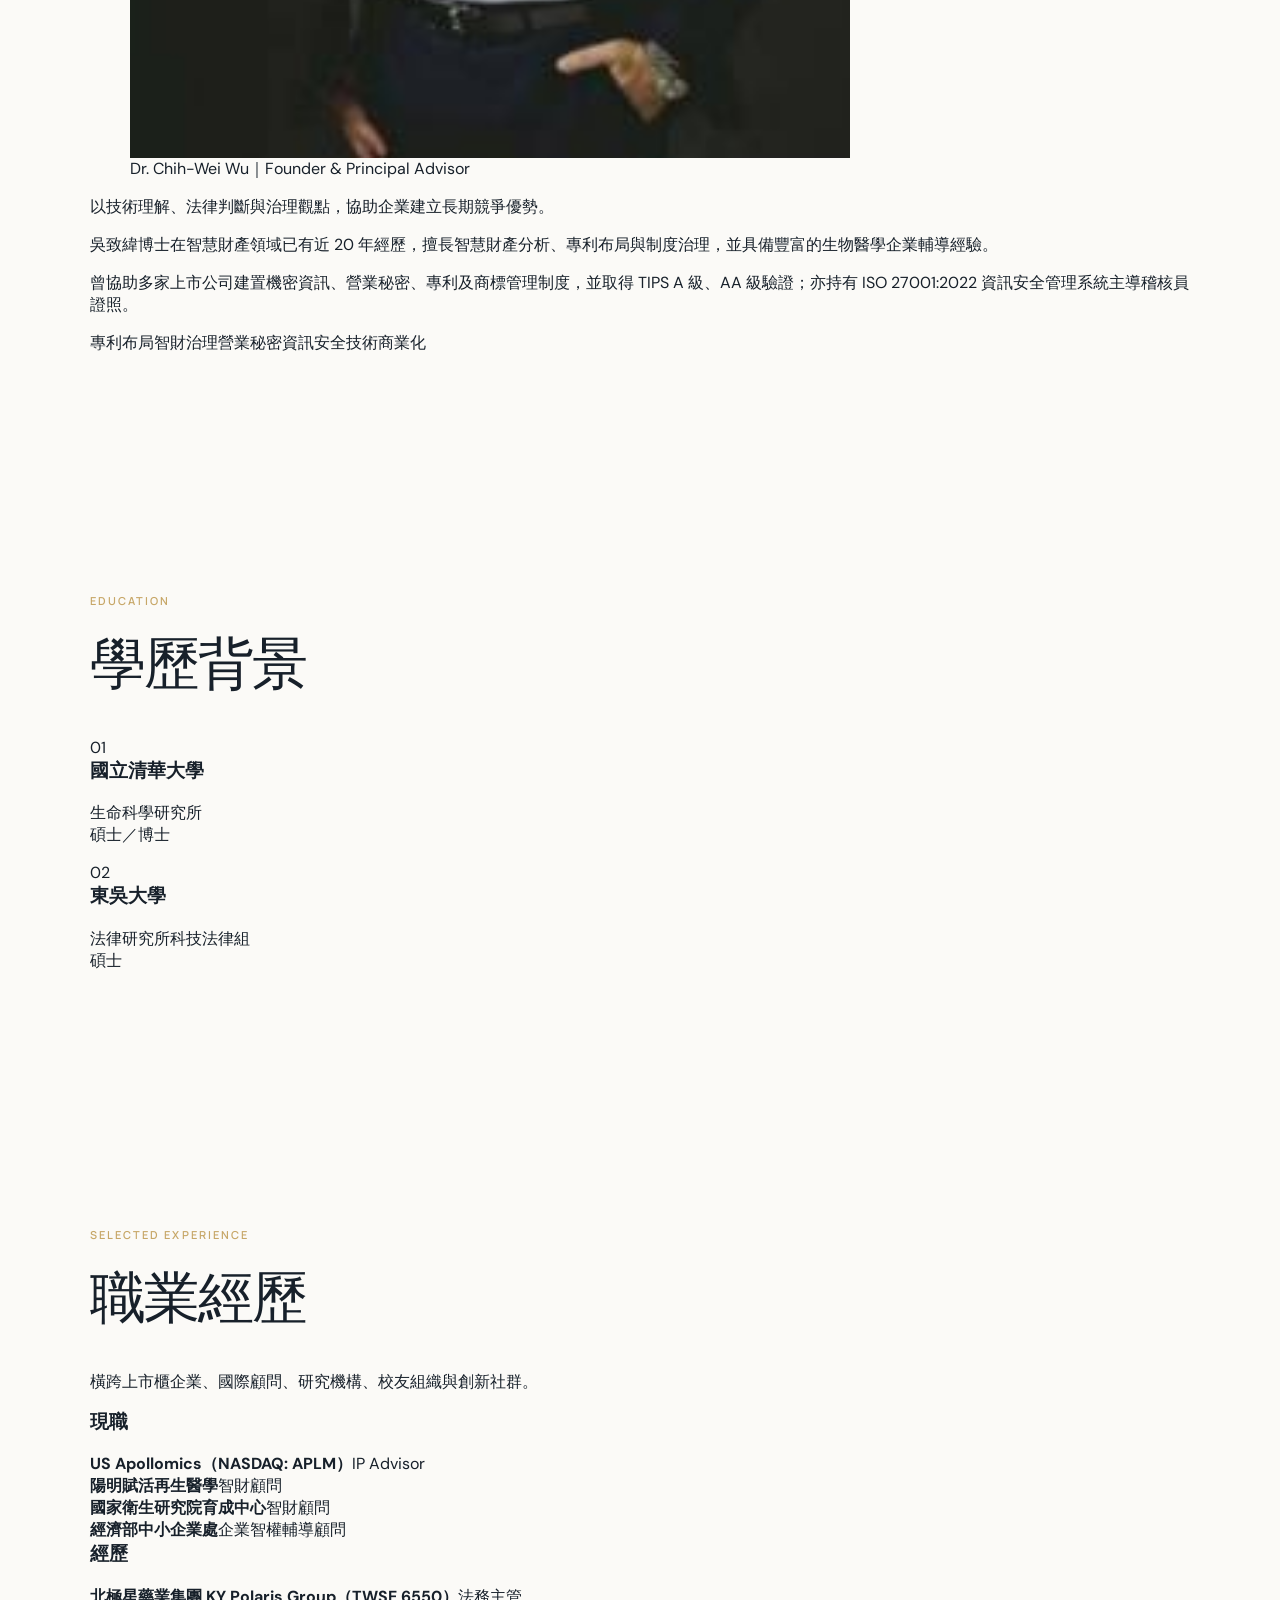
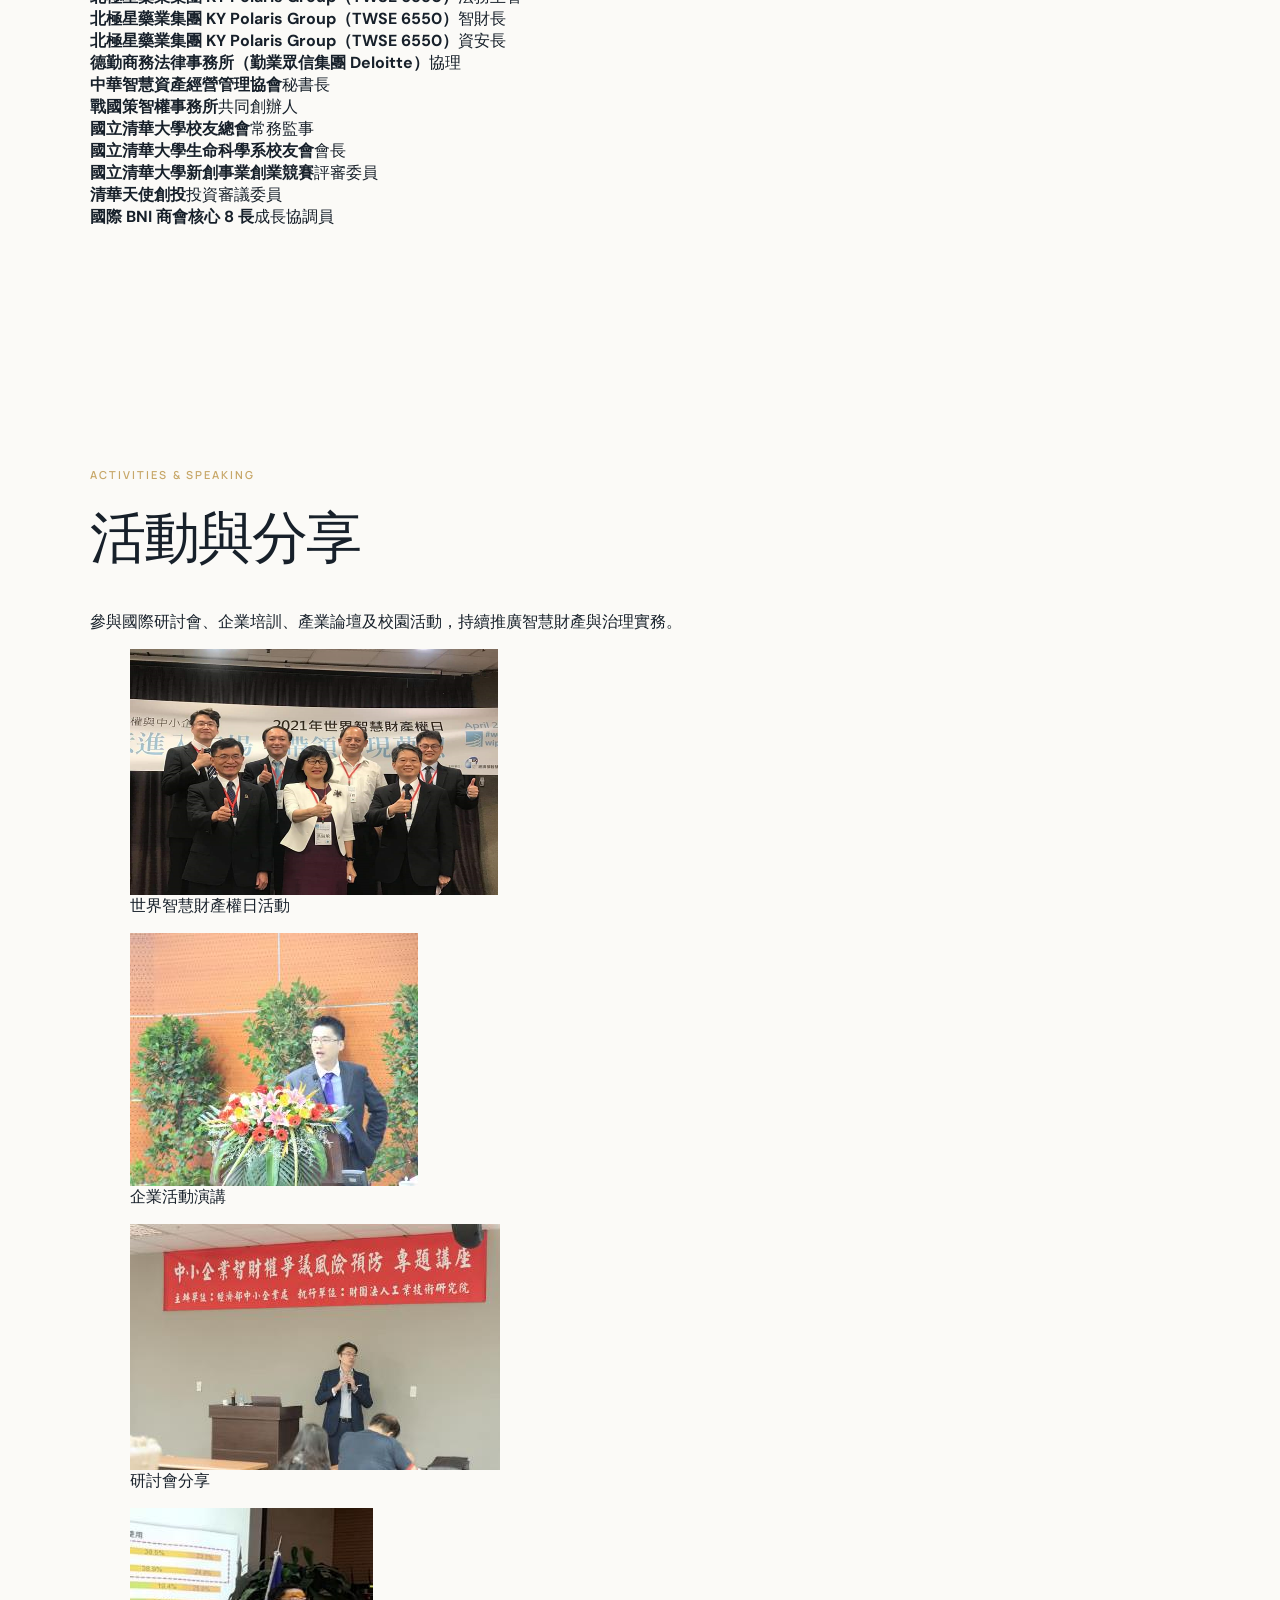
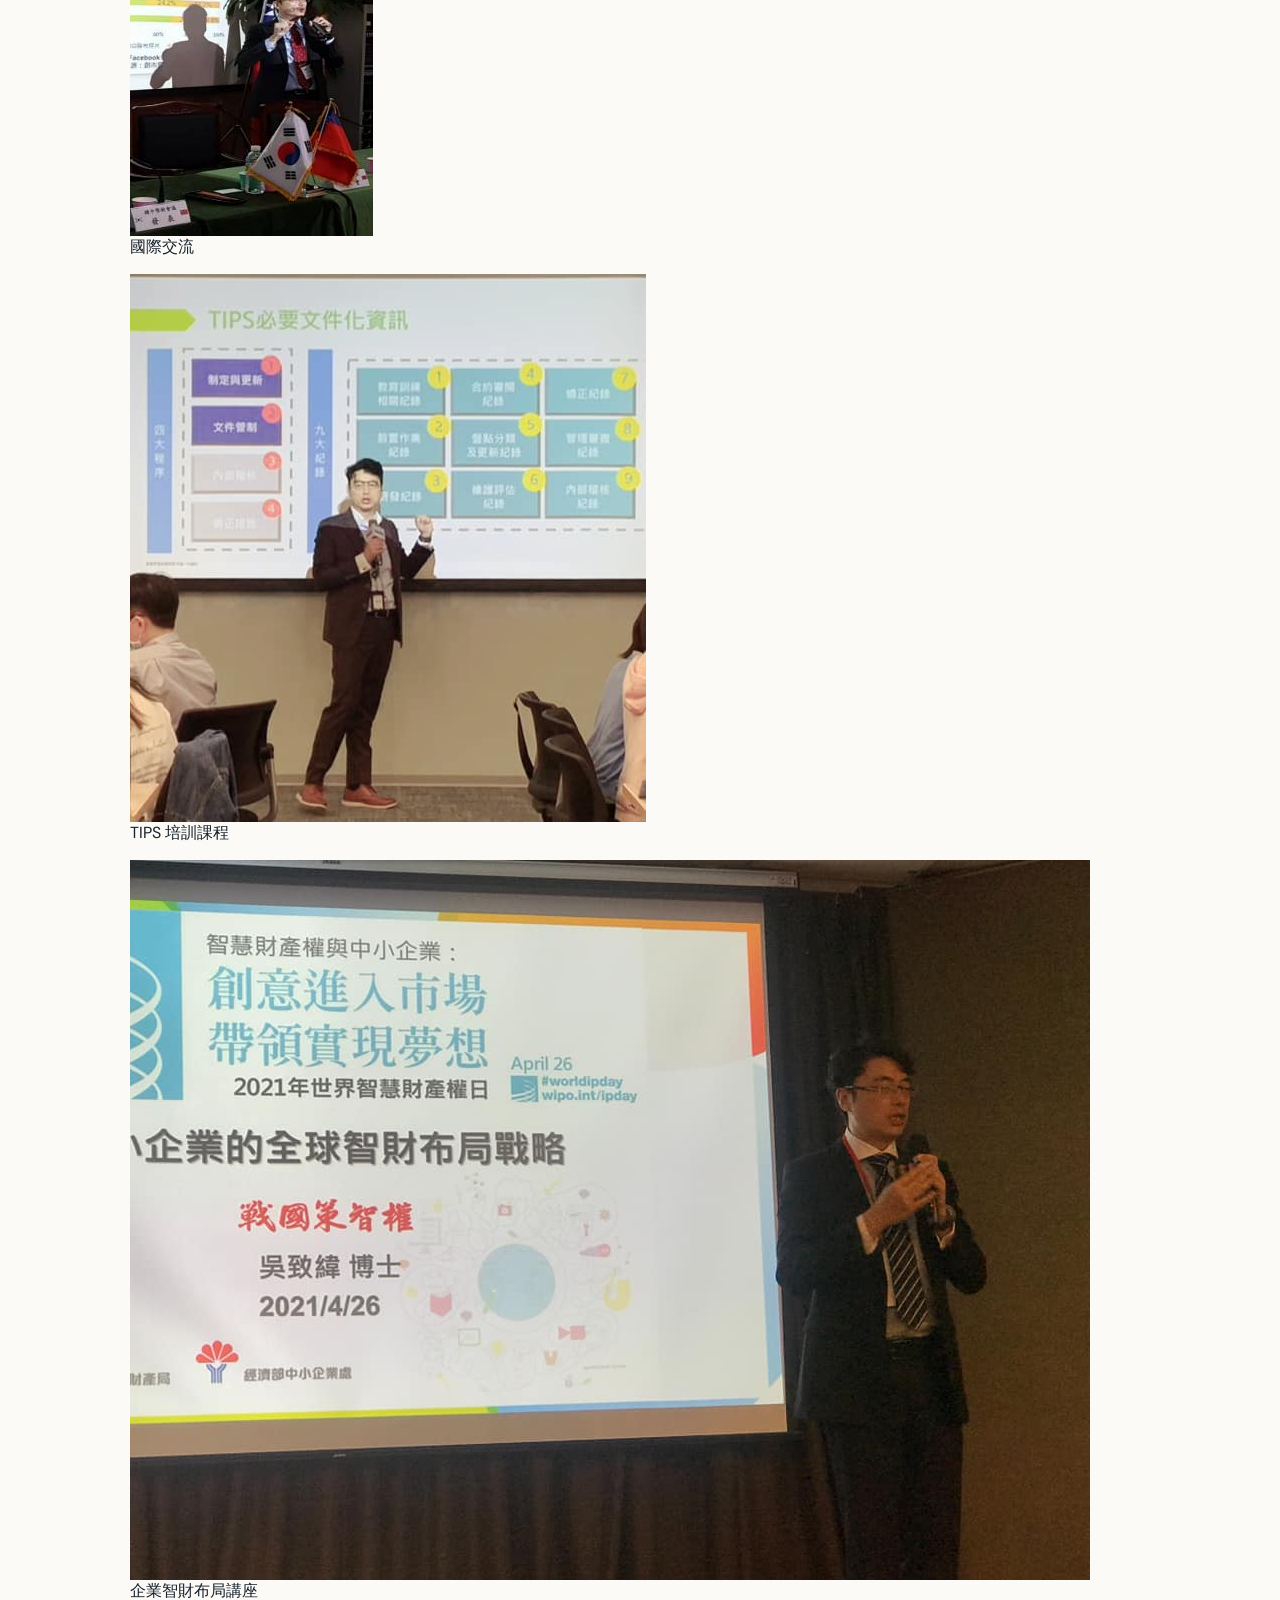
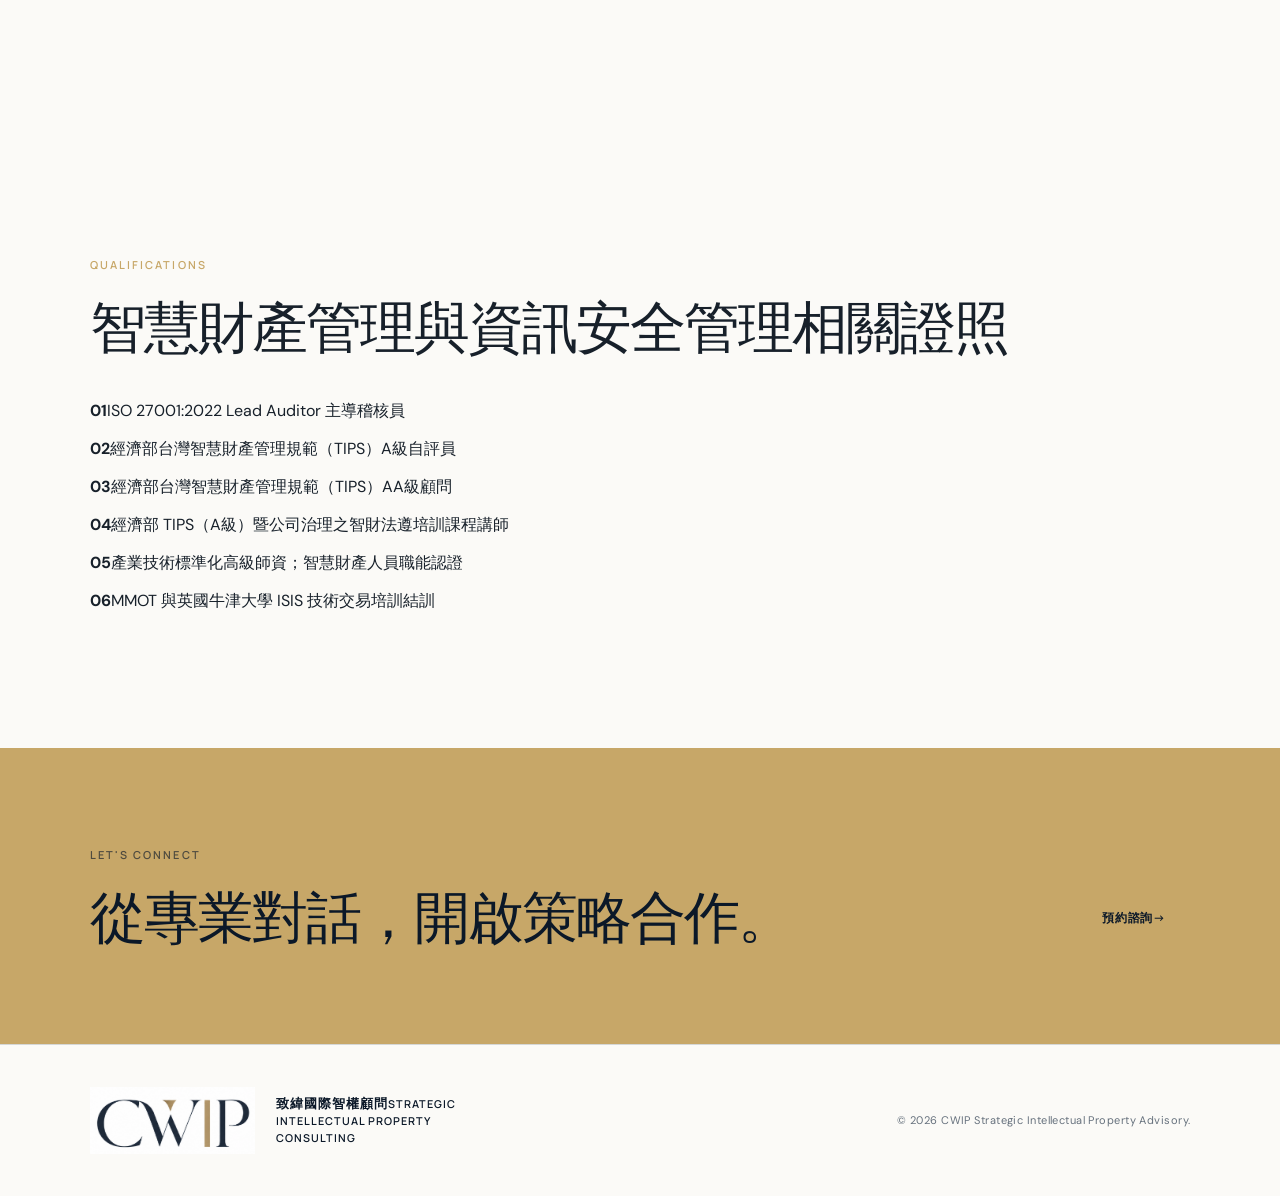
<file: profile.html>
<!doctype html>
<html lang="zh-Hant">
<head>
  <meta charset="UTF-8">
  <meta name="viewport" content="width=device-width, initial-scale=1.0">
  <title>學經歷｜CWIP 致緯國際智權顧問</title>
  <meta name="description" content="吳致緯博士學經歷、智慧財產治理實務、資訊安全管理證照與活動紀錄。">
  <link rel="icon" type="image/png" href="assets/cwip-logo.png">
  <link rel="preconnect" href="https://fonts.googleapis.com">
  <link rel="preconnect" href="https://fonts.gstatic.com" crossorigin>
  <link href="https://fonts.googleapis.com/css2?family=DM+Sans:wght@400;500;600;700&family=Noto+Sans+TC:wght@400;500;600;700&family=Playfair+Display:wght@500;600&display=swap" rel="stylesheet">
  <link rel="stylesheet" href="styles.css">
</head>
<body>
  <a class="skip-link" href="#main-content">跳至主要內容</a>
  <header class="site-header">
    <a class="brand" href="index.html"><img class="brand-logo" src="assets/cwip-logo.png" alt="CWIP logo"><span class="brand-copy"><span>致緯國際智權顧問</span><small>Strategic Intellectual Property Consulting</small></span></a>
    <button class="menu-toggle" aria-label="開啟選單" aria-expanded="false">☰</button>
    <nav aria-label="主要導覽"><a href="index.html#expertise">專業服務</a><a aria-current="page" href="profile.html">學經歷</a><a href="experience.html">執行經驗</a><a href="#activities">活動分享</a><a href="talks.html">受邀演講</a><a class="nav-cta" href="index.html#contact">預約諮詢</a></nav>
  </header>
  <main id="main-content">
    <section class="page-hero">
      <p class="eyebrow">PROFILE / EXPERTISE</p>
      <h1>跨越科技、法律與<em>企業策略的專業視角。</em></h1>
      <p>吳致緯博士以近二十年智慧財產實務經驗，協助企業將技術、制度與商業成長目標整合為可執行的策略。</p>
      <dl class="profile-highlights"><div><dt>近 20 年</dt><dd>智慧財產實務</dd></div><div><dt>Ph.D. × LL.M.</dt><dd>科技與法律跨域</dd></div><div><dt>TIPS × ISO 27001</dt><dd>智財與資安治理</dd></div></dl>
    </section>
    <nav class="profile-subnav" aria-label="本頁導覽"><a href="#about">專業簡介</a><a href="#education">學歷背景</a><a href="#career">職業經歷</a><a href="#activities">活動分享</a><a href="#qualifications">專業證照</a></nav>
    <section class="section profile-intro" id="about">
      <div class="profile-name"><p class="eyebrow gold">FOUNDER &amp; PRINCIPAL ADVISOR</p><h2>吳致緯<br>博士</h2><div class="monogram">CW</div></div>
      <figure class="profile-photo"><img src="assets/photos/image5.jpeg" alt="吳致緯博士個人照片" width="720" height="960"><figcaption>Dr. Chih-Wei Wu｜Founder &amp; Principal Advisor</figcaption></figure>
      <div><p class="lead">以技術理解、法律判斷與治理觀點，協助企業建立長期競爭優勢。</p><p>吳致緯博士在智慧財產領域已有近 20 年經歷，擅長智慧財產分析、專利布局與制度治理，並具備豐富的生物醫學企業輔導經驗。</p><p>曾協助多家上市公司建置機密資訊、營業秘密、專利及商標管理制度，並取得 TIPS A 級、AA 級驗證；亦持有 ISO 27001:2022 資訊安全管理系統主導稽核員證照。</p><div class="expertise-tags"><span>專利布局</span><span>智財治理</span><span>營業秘密</span><span>資訊安全</span><span>技術商業化</span></div></div>
    </section>
    <section class="section profile-section" id="education"><p class="eyebrow gold">EDUCATION</p><h2>學歷背景</h2><div class="credential-grid"><article><span>01</span><h3>國立清華大學</h3><p>生命科學研究所<br>碩士／博士</p></article><article><span>02</span><h3>東吳大學</h3><p>法律研究所科技法律組<br>碩士</p></article></div></section>
    <section class="section career-section" id="career"><p class="eyebrow gold">SELECTED EXPERIENCE</p><div class="section-top"><h2>職業經歷</h2><p>橫跨上市櫃企業、國際顧問、研究機構、校友組織與創新社群。</p></div><div class="career-group"><h3>現職</h3><div class="timeline"><div><b>US Apollomics（NASDAQ: APLM）</b><span>IP Advisor</span></div><div><b>陽明賦活再生醫學</b><span>智財顧問</span></div><div><b>國家衛生研究院育成中心</b><span>智財顧問</span></div><div><b>經濟部中小企業處</b><span>企業智權輔導顧問</span></div></div></div><div class="career-group"><h3>經歷</h3><div class="timeline"><div><b>北極星藥業集團 KY Polaris Group（TWSE 6550）</b><span>法務主管</span></div><div><b>北極星藥業集團 KY Polaris Group（TWSE 6550）</b><span>智財長</span></div><div><b>北極星藥業集團 KY Polaris Group（TWSE 6550）</b><span>資安長</span></div><div><b>德勤商務法律事務所（勤業眾信集團 Deloitte）</b><span>協理</span></div><div><b>中華智慧資產經營管理協會</b><span>秘書長</span></div><div><b>戰國策智權事務所</b><span>共同創辦人</span></div><div><b>國立清華大學校友總會</b><span>常務監事</span></div><div><b>國立清華大學生命科學系校友會</b><span>會長</span></div><div><b>國立清華大學新創事業創業競賽</b><span>評審委員</span></div><div><b>清華天使創投</b><span>投資審議委員</span></div><div><b>國際 BNI 商會核心 8 長</b><span>成長協調員</span></div></div></div></section>
    <section class="section activities" id="activities"><p class="eyebrow gold">ACTIVITIES &amp; SPEAKING</p><div class="section-top"><h2>活動與分享</h2><p>參與國際研討會、企業培訓、產業論壇及校園活動，持續推廣智慧財產與治理實務。</p></div><div class="activity-grid"><figure class="activity-wide"><img src="assets/photos/image11.png" alt="世界智慧財產權日活動"><figcaption>世界智慧財產權日活動</figcaption></figure><figure><img src="assets/photos/image7.jpeg" alt="企業活動演講"><figcaption>企業活動演講</figcaption></figure><figure><img src="assets/photos/image8.jpeg" alt="研討會演講"><figcaption>研討會分享</figcaption></figure><figure><img src="assets/photos/image10.jpeg" alt="國際研討會發表"><figcaption>國際交流</figcaption></figure><figure><img src="assets/photos/image20.png" alt="TIPS 培訓課程"><figcaption>TIPS 培訓課程</figcaption></figure><figure><img src="assets/photos/image25.png" alt="智慧財產布局講座"><figcaption>企業智財布局講座</figcaption></figure></div></section>
    <section class="section qualifications" id="qualifications"><p class="eyebrow gold">QUALIFICATIONS</p><h2>智慧財產管理與資訊安全管理相關證照</h2><div class="qualification-list"><p><b>01</b><span>ISO 27001:2022 Lead Auditor 主導稽核員</span></p><p><b>02</b><span>經濟部台灣智慧財產管理規範（TIPS）A級自評員</span></p><p><b>03</b><span>經濟部台灣智慧財產管理規範（TIPS）AA級顧問</span></p><p><b>04</b><span>經濟部 TIPS（A級）暨公司治理之智財法遵培訓課程講師</span></p><p><b>05</b><span>產業技術標準化高級師資；智慧財產人員職能認證</span></p><p><b>06</b><span>MMOT 與英國牛津大學 ISIS 技術交易培訓結訓</span></p></div></section>
    <section class="contact"><div><p class="eyebrow gold">LET'S CONNECT</p><h2>從專業對話，開啟策略合作。</h2></div><a class="button primary" href="index.html#contact">預約諮詢 <span>→</span></a></section>
  </main>
  <footer><a class="brand" href="index.html"><img class="brand-logo" src="assets/cwip-logo.png" alt="CWIP logo"><span class="brand-copy"><span>致緯國際智權顧問</span><small>Strategic Intellectual Property Consulting</small></span></a><p>© 2026 CWIP Strategic Intellectual Property Advisory.</p></footer>
  <script src="script.js"></script>
</body>
</html>
</file>
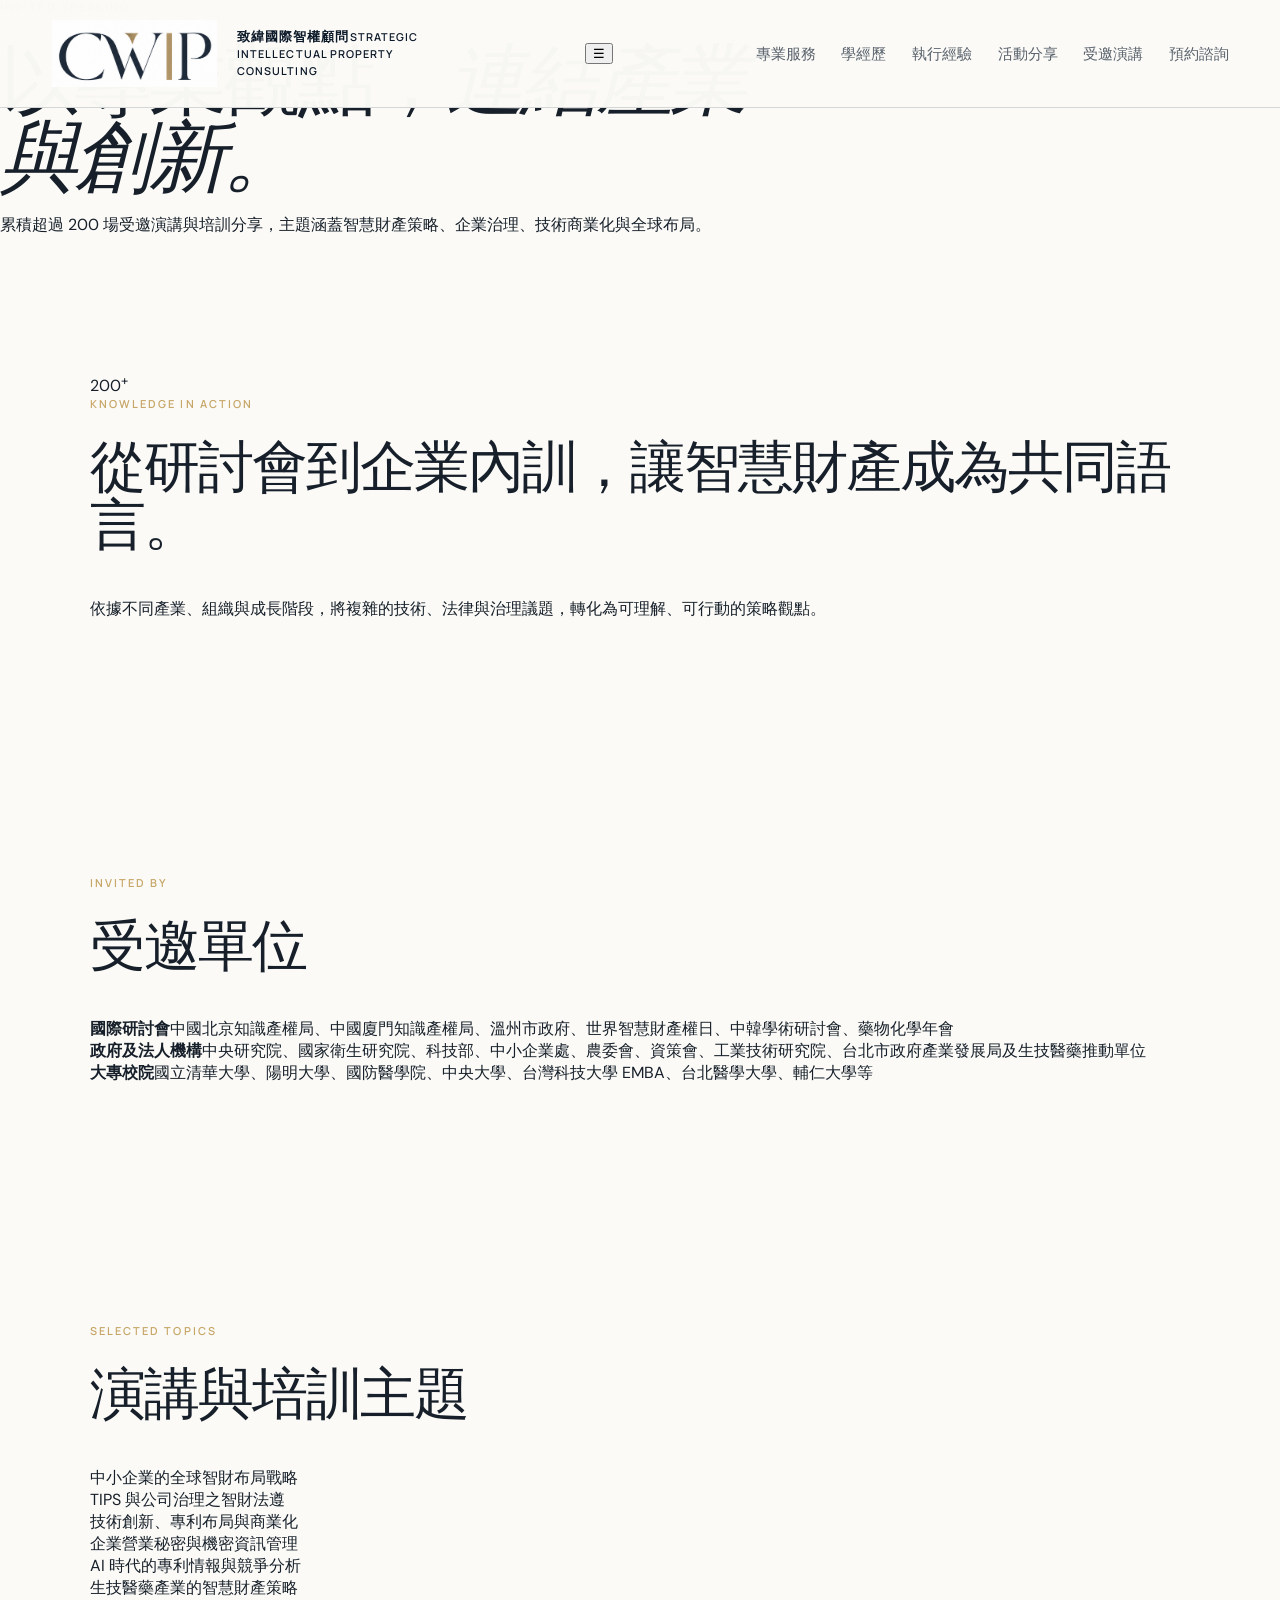
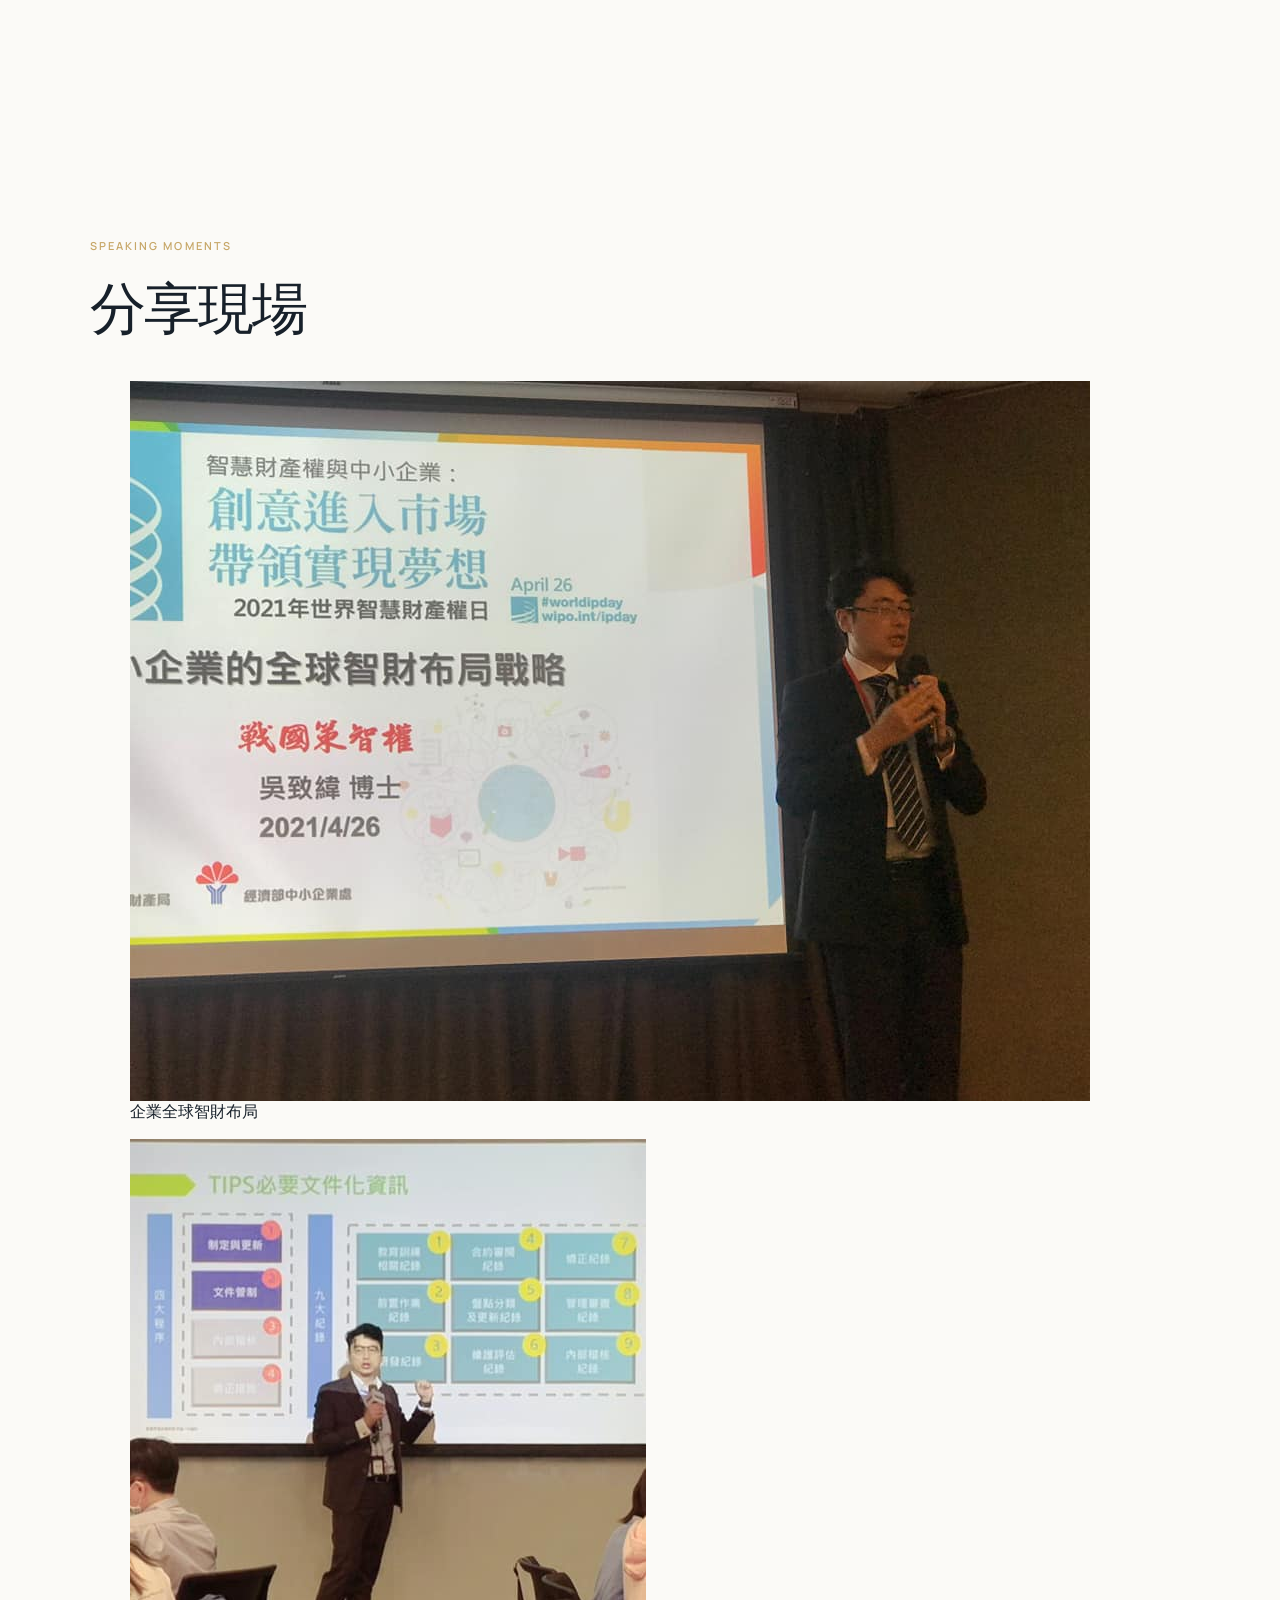
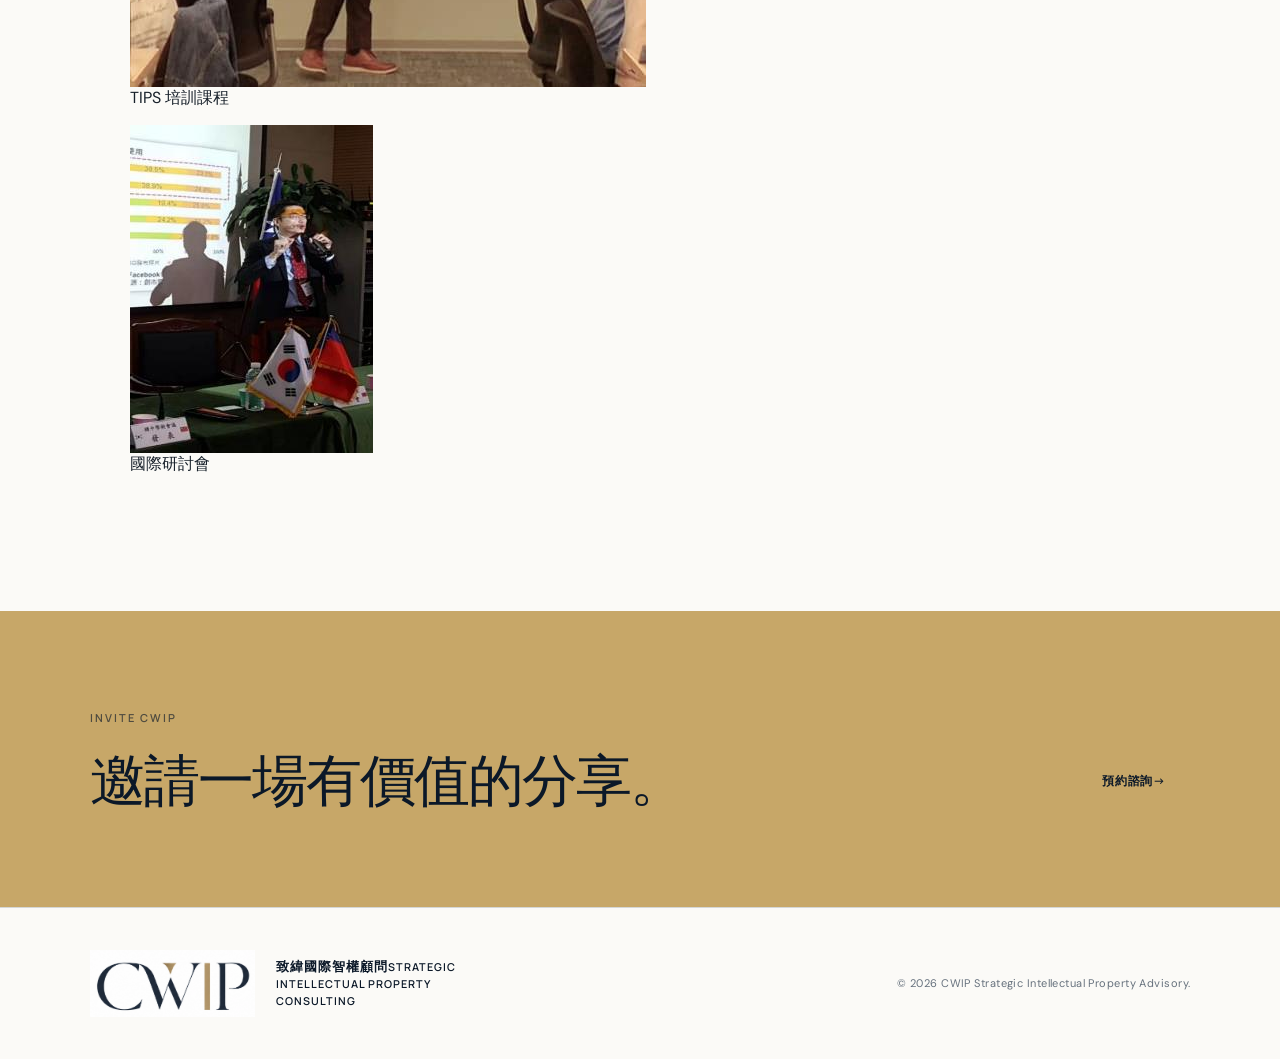
<file: talks.html>
<!doctype html>
<html lang="zh-Hant">
<head>
  <meta charset="UTF-8">
  <meta name="viewport" content="width=device-width, initial-scale=1.0">
  <title>受邀演講｜CWIP 致緯國際智權顧問</title>
  <meta name="description" content="CWIP 受邀演講與培訓主題，涵蓋智慧財產策略、TIPS、企業治理、技術商業化與全球布局。">
  <link rel="icon" type="image/png" href="assets/cwip-logo.png">
  <link rel="preconnect" href="https://fonts.googleapis.com">
  <link rel="preconnect" href="https://fonts.gstatic.com" crossorigin>
  <link href="https://fonts.googleapis.com/css2?family=DM+Sans:wght@400;500;600;700&family=Noto+Sans+TC:wght@400;500;600;700&family=Playfair+Display:wght@500;600&display=swap" rel="stylesheet">
  <link rel="stylesheet" href="styles.css">
</head>
<body>
  <header class="site-header"><a class="brand" href="index.html"><img class="brand-logo" src="assets/cwip-logo.png" alt="CWIP logo"><span class="brand-copy"><span>致緯國際智權顧問</span><small>Strategic Intellectual Property Consulting</small></span></a><button class="menu-toggle" aria-label="開啟選單" aria-expanded="false">☰</button><nav aria-label="主要導覽"><a href="index.html#expertise">專業服務</a><a href="profile.html">學經歷</a><a href="experience.html">執行經驗</a><a href="profile.html#activities">活動分享</a><a aria-current="page" href="talks.html">受邀演講</a><a class="nav-cta" href="index.html#contact">預約諮詢</a></nav></header>
  <main>
    <section class="page-hero talks-hero"><p class="eyebrow">INVITED SPEAKING</p><h1>以專業觀點，<em>連結產業與創新。</em></h1><p>累積超過 200 場受邀演講與培訓分享，主題涵蓋智慧財產策略、企業治理、技術商業化與全球布局。</p></section>
    <section class="section talk-intro"><div class="talk-number">200<sup>+</sup></div><div><p class="eyebrow gold">KNOWLEDGE IN ACTION</p><h2>從研討會到企業內訓，讓智慧財產成為共同語言。</h2><p>依據不同產業、組織與成長階段，將複雜的技術、法律與治理議題，轉化為可理解、可行動的策略觀點。</p></div></section>
    <section class="section talk-section"><p class="eyebrow gold">INVITED BY</p><h2>受邀單位</h2><div class="talk-list"><div><b>國際研討會</b><span>中國北京知識產權局、中國廈門知識產權局、溫州市政府、世界智慧財產權日、中韓學術研討會、藥物化學年會</span></div><div><b>政府及法人機構</b><span>中央研究院、國家衛生研究院、科技部、中小企業處、農委會、資策會、工業技術研究院、台北市政府產業發展局及生技醫藥推動單位</span></div><div><b>大專校院</b><span>國立清華大學、陽明大學、國防醫學院、中央大學、台灣科技大學 EMBA、台北醫學大學、輔仁大學等</span></div></div></section>
    <section class="section talk-section alternate"><p class="eyebrow gold">SELECTED TOPICS</p><h2>演講與培訓主題</h2><div class="topic-grid"><article>中小企業的全球智財布局戰略</article><article>TIPS 與公司治理之智財法遵</article><article>技術創新、專利布局與商業化</article><article>企業營業秘密與機密資訊管理</article><article>AI 時代的專利情報與競爭分析</article><article>生技醫藥產業的智慧財產策略</article></div></section>
    <section class="section talk-gallery"><p class="eyebrow gold">SPEAKING MOMENTS</p><h2>分享現場</h2><div class="activity-grid"><figure class="activity-wide"><img src="assets/photos/image25.png" alt="企業全球智財布局演講"><figcaption>企業全球智財布局</figcaption></figure><figure><img src="assets/photos/image20.png" alt="TIPS 培訓課程"><figcaption>TIPS 培訓課程</figcaption></figure><figure><img src="assets/photos/image10.jpeg" alt="國際研討會"><figcaption>國際研討會</figcaption></figure></div></section>
    <section class="contact"><div><p class="eyebrow gold">INVITE CWIP</p><h2>邀請一場有價值的分享。</h2></div><a class="button primary" href="index.html#contact">預約諮詢 <span>→</span></a></section>
  </main>
  <footer><a class="brand" href="index.html"><img class="brand-logo" src="assets/cwip-logo.png" alt="CWIP logo"><span class="brand-copy"><span>致緯國際智權顧問</span><small>Strategic Intellectual Property Consulting</small></span></a><p>© 2026 CWIP Strategic Intellectual Property Advisory.</p></footer>
  <script src="script.js"></script>
</body>
</html>
</file>
<file: styles.css>
@import url('https://fonts.googleapis.com/css2?family=DM+Sans:wght@400;500;600&family=Manrope:wght@400;500;600&family=Noto+Serif+TC:wght@500;600&family=Playfair+Display:ital,wght@0,500;0,600;1,500&display=swap');

:root {
  --navy: #0b1828;
  --navy-2: #11243a;
  --gold: #c7a768;
  --gold-light: #e7d7b3;
  --ivory: #f4f0e8;
  --paper: #fbfaf7;
  --ink: #17202a;
  --muted: #66717d;
  --line: rgba(18, 32, 47, 0.16);
}

* { box-sizing: border-box; }
html { scroll-behavior: smooth; }
body { margin: 0; background: var(--paper); color: var(--ink); font-family: "DM Sans", Arial, sans-serif; }
a { color: inherit; text-decoration: none; }
img { display: block; max-width: 100%; }

.site-header {
  position: absolute; inset: 0 0 auto; z-index: 5; height: 108px; padding: 0 clamp(28px, 4vw, 72px);
  display: flex; align-items: center; justify-content: space-between; border-bottom: 1px solid var(--line); background: rgba(251,250,247,.98); color: var(--navy);
}
.brand { display: flex; align-items: center; gap: 20px; min-width: 0; }
.brand img { width: 166px; height: 67px; object-fit: contain; object-position: center; }
.brand span { max-width: 205px; font: 600 13px/1.3 "Manrope", sans-serif; letter-spacing: .08em; text-transform: uppercase; }
nav { display: flex; align-items: center; gap: clamp(20px, 2vw, 32px); font-size: 15px; }
nav a { color: rgba(11,24,40,.68); transition: color .2s ease; }
nav a:hover { color: var(--navy); }
.nav-contact { border: 1px solid rgba(11,24,40,.36); padding: 14px 20px; color: var(--navy); font-weight: 600; }
.language-switch { display: inline-grid; grid-template-columns: 1fr 1fr; flex: 0 0 auto; border: 1px solid rgba(11,24,40,.28); }
.language-switch a { min-width: 42px; padding: 10px 9px; color: rgba(11,24,40,.62); font: 600 12px/1 "Manrope", sans-serif; text-align: center; }
.language-switch a:hover { color: var(--navy); }
.language-switch a.active { background: var(--navy); color: white; }

.zh-page { font-family: "DM Sans", "Microsoft JhengHei", Arial, sans-serif; }
.zh-page .site-header .brand span { max-width: 250px; font-size: 21px; line-height: 1.25; letter-spacing: .04em; }
.zh-page .hero-company-name { margin: 0 0 14px; color: white; font: 600 30px/1.3 "Noto Serif TC", "Microsoft JhengHei", serif; }
.zh-page .hero-company-name + .eyebrow { margin-bottom: 28px; }
.zh-page h1,
.zh-page h2,
.zh-page blockquote,
.zh-page .hero-thesis,
.zh-page .portrait-caption strong,
.zh-page .value-strip strong,
.zh-page .mandate-grid h3,
.zh-page .strategy-framework h3,
.zh-page .education-list h3,
.zh-page .qualification-band h3 { font-family: "Noto Serif TC", "Microsoft JhengHei", serif; }
.zh-page h1 { line-height: 1.12; }
.zh-page h2 { line-height: 1.18; }
.zh-page .hero-lead,
.zh-page .thesis-grid p,
.zh-page .section-heading > p,
.zh-page .mandate-grid p,
.zh-page .strategy-framework p,
.zh-page .profile-copy > p,
.zh-page .speaking-copy > p { line-height: 1.9; }

.zh-brand-section { display: grid; grid-template-columns: .82fr 1.18fr; background: #ded7ca; }
.zh-brand-image { min-height: 700px; display: flex; align-items: center; justify-content: center; padding: clamp(52px, 6vw, 96px); background: var(--paper); }
.zh-brand-image img { width: 100%; max-width: 680px; height: auto; object-fit: contain; }
.zh-brand-copy { align-self: center; padding: 84px clamp(42px, 6vw, 104px); }
.zh-brand-copy h2 { max-width: 720px; margin-bottom: 34px; font-size: 64px; }
.zh-brand-copy > p:not(.eyebrow) { color: #52606c; font-size: 16px; line-height: 1.9; }
.zh-brand-copy .zh-brand-lead { max-width: 850px; color: var(--ink); font-size: 23px; line-height: 1.75; }
.zh-brand-pillars { display: grid; grid-template-columns: 1fr 1fr; margin-top: 42px; border-top: 1px solid rgba(18,32,47,.2); border-left: 1px solid rgba(18,32,47,.2); }
.zh-brand-pillars article { min-height: 184px; padding: 30px; border-right: 1px solid rgba(18,32,47,.2); border-bottom: 1px solid rgba(18,32,47,.2); }
.zh-brand-pillars span { display: block; margin-bottom: 24px; color: #a57f3f; font: 600 52px/1 "Noto Serif TC", "Microsoft JhengHei", serif; }
.zh-brand-pillars h3 { margin: 0 0 12px; font: 600 24px/1.45 "Noto Serif TC", "Microsoft JhengHei", serif; }
.zh-brand-pillars p { margin: 0; color: #52606c; font-size: 17px; line-height: 1.7; }
.zh-brand-copy .zh-brand-close { margin: 34px 0 0; color: #80622f; font: 600 19px/1.7 "Noto Serif TC", "Microsoft JhengHei", serif; }

.hero { min-height: min(836px, calc(100svh - 58px)); position: relative; overflow: hidden; background: var(--navy); color: white; display: grid; grid-template-columns: 1.2fr .8fr; align-items: center; padding: 164px clamp(28px, 7vw, 110px) 112px; }
.hero::before { content: "CWIP"; position: absolute; right: -1vw; top: 90px; color: rgba(255,255,255,.025); font: 600 clamp(170px, 27vw, 430px)/1 "Playfair Display"; letter-spacing: -.08em; }
.hero-orbit { position: absolute; width: 580px; height: 580px; right: -180px; bottom: -180px; border: 1px solid rgba(199,167,104,.2); border-radius: 50%; box-shadow: 0 0 0 90px rgba(199,167,104,.025), 0 0 0 180px rgba(199,167,104,.02); }
.hero-copy { position: relative; z-index: 1; max-width: 760px; }
.eyebrow { margin: 0 0 24px; color: var(--gold); font: 600 11px/1.2 "Manrope", sans-serif; letter-spacing: .19em; text-transform: uppercase; }
.eyebrow.dark { color: #94743c; }
h1, h2, h3, p { margin-top: 0; }
h1 { max-width: 790px; margin-bottom: 24px; font: 500 clamp(56px, 6.1vw, 94px)/.98 "Playfair Display", Georgia, serif; letter-spacing: -.045em; }
.hero-thesis { max-width: 690px; margin-bottom: 22px; color: var(--gold-light); font: 500 clamp(20px, 2vw, 28px)/1.35 "Playfair Display", Georgia, serif; }
.hero-lead { max-width: 650px; color: rgba(255,255,255,.7); font-size: clamp(17px, 1.5vw, 21px); line-height: 1.65; }
.hero-actions { display: flex; align-items: center; gap: 32px; margin-top: 42px; }
.button { display: inline-flex; align-items: center; justify-content: center; min-height: 52px; padding: 0 24px; font: 600 12px/1 "Manrope"; letter-spacing: .08em; text-transform: uppercase; }
.button-gold { background: var(--gold); color: var(--navy); }
.text-link { color: white; font-size: 14px; border-bottom: 1px solid rgba(255,255,255,.38); padding: 12px 0; }
.text-link span { margin-left: 10px; color: var(--gold); }
.portrait-wrap { position: relative; z-index: 1; justify-self: end; width: min(430px, 34vw); margin-top: 28px; }
.portrait-frame { aspect-ratio: .78; overflow: hidden; background: #151b20; border: 1px solid rgba(255,255,255,.15); }
.portrait-frame img { width: 100%; height: 100%; object-fit: cover; object-position: 50% 20%; image-rendering: auto; transform: scale(1.03); }
.portrait-caption { margin: -46px 18px 0 -38px; position: relative; padding: 22px 26px; background: var(--ivory); color: var(--ink); display: flex; justify-content: space-between; align-items: end; gap: 18px; }
.portrait-caption span { color: var(--muted); font-size: 11px; letter-spacing: .08em; text-transform: uppercase; }
.portrait-caption strong { white-space: nowrap; font: 500 20px/1.2 "Playfair Display"; }
.hero-proof { position: absolute; left: clamp(28px, 7vw, 110px); right: clamp(28px, 7vw, 110px); bottom: 34px; display: flex; gap: 42px; color: rgba(255,255,255,.45); font-size: 11px; letter-spacing: .08em; text-transform: uppercase; }

.value-strip { background: var(--gold); color: var(--navy); padding: 30px clamp(28px, 7vw, 110px); display: grid; grid-template-columns: repeat(4, 1fr); }
.value-strip div { min-width: 0; padding: 4px 26px; border-left: 1px solid rgba(11,24,40,.22); }
.value-strip div:first-child { padding-left: 0; border-left: 0; }
.value-strip strong { display: block; font: 500 20px/1.15 "Playfair Display"; }
.value-strip span { display: block; margin-top: 8px; color: rgba(11,24,40,.68); font-size: 11px; line-height: 1.45; text-transform: uppercase; letter-spacing: .06em; }

.section { padding: 120px clamp(28px, 7vw, 110px); }
.section-label { padding-bottom: 16px; border-bottom: 1px solid var(--line); color: #94743c; font-size: 11px; text-transform: uppercase; letter-spacing: .16em; }
.intro-grid, .thesis-grid { display: grid; grid-template-columns: 1.05fr .95fr; gap: 9vw; padding-top: 54px; }
h2 { font: 500 clamp(40px, 4.4vw, 68px)/1.04 "Playfair Display", Georgia, serif; letter-spacing: -.035em; }
.intro h2, .thesis h2 { max-width: 720px; }
.intro-grid p, .thesis-grid p { color: var(--muted); font-size: 16px; line-height: 1.8; }
.intro-grid .lead, .thesis-grid .lead { color: var(--ink); font-size: 21px; line-height: 1.58; }

.expertise, .mandates { background: var(--ivory); }
.section-heading { display: grid; grid-template-columns: 1.35fr .65fr; align-items: end; gap: 9vw; margin-bottom: 66px; }
.section-heading h2 { max-width: 790px; margin-bottom: 0; }
.section-heading > p { color: var(--muted); line-height: 1.75; }
.expertise-grid, .mandate-grid { display: grid; grid-template-columns: repeat(3, 1fr); border-top: 1px solid var(--line); border-left: 1px solid var(--line); }
.expertise-grid article, .mandate-grid article { min-height: 290px; padding: 34px; border-right: 1px solid var(--line); border-bottom: 1px solid var(--line); transition: background .25s ease, transform .25s ease; }
.expertise-grid article:hover, .mandate-grid article:hover { background: white; transform: translateY(-3px); }
.expertise-grid span, .mandate-grid span { color: #9f814c; font-size: 11px; }
.expertise-grid h3, .mandate-grid h3 { margin: 56px 0 18px; font: 500 24px/1.15 "Playfair Display"; }
.expertise-grid p, .mandate-grid p { color: var(--muted); font-size: 14px; line-height: 1.7; }

.strategy-statement { background: var(--navy); color: white; text-align: center; padding: 134px clamp(28px, 10vw, 160px); }
.strategy-statement blockquote { max-width: 1120px; margin: 0 auto; font: 500 clamp(38px, 4.6vw, 70px)/1.16 "Playfair Display"; letter-spacing: -.025em; }
.statement-note { margin: 34px 0 0; color: rgba(255,255,255,.48); font: 600 11px/1.3 "Manrope"; letter-spacing: .16em; text-transform: uppercase; }

.framework-section { background: var(--paper); }
.strategy-framework { display: grid; grid-template-columns: repeat(4, 1fr); border-top: 1px solid var(--line); border-left: 1px solid var(--line); }
.strategy-framework article { min-height: 300px; padding: 32px; border-right: 1px solid var(--line); border-bottom: 1px solid var(--line); }
.strategy-framework span { color: #94743c; font: 600 11px/1.2 "Manrope"; letter-spacing: .11em; text-transform: uppercase; }
.strategy-framework h3 { margin: 68px 0 18px; font: 500 25px/1.2 "Playfair Display"; }
.strategy-framework p { margin: 0; color: var(--muted); font-size: 14px; line-height: 1.72; }

.executive-profile { display: grid; grid-template-columns: .82fr 1.18fr; background: #d9d2c7; }
.profile-image { min-height: 680px; overflow: hidden; }
.profile-image img { width: 100%; height: 100%; object-fit: cover; object-position: center; }
.profile-copy { padding: 92px clamp(40px, 7vw, 115px); align-self: center; }
.profile-copy h2 { font-size: clamp(40px, 4vw, 62px); }
.profile-copy > p:not(.eyebrow) { color: #52606c; line-height: 1.75; }
.profile-copy .profile-lead { color: var(--ink); font-size: 19px; line-height: 1.6; }
.profile-proof { display: grid; grid-template-columns: repeat(3, 1fr); margin-top: 38px; border-top: 1px solid rgba(18,32,47,.2); }
.profile-proof div { padding: 22px 18px 0 0; }
.profile-proof strong { display: block; font: 500 30px/1 "Playfair Display"; }
.profile-proof span { display: block; margin-top: 9px; color: #52606c; font-size: 10px; line-height: 1.45; text-transform: uppercase; letter-spacing: .06em; }

.background { background: var(--paper); }
.background-grid {
  display: grid;
  grid-template-columns: .62fr 1.38fr;
  gap: 42px;
}
.background-panel {
  border-top: 1px solid var(--line);
  border-bottom: 1px solid var(--line);
  padding: 34px 0;
}
.panel-kicker {
  margin-bottom: 28px;
  color: #94743c;
  font: 600 11px/1.2 "Manrope", sans-serif;
  letter-spacing: .14em;
  text-transform: uppercase;
}
.education-list article,
.background .career-list article {
  display: grid;
  grid-template-columns: 118px 1fr;
  gap: 28px;
  align-items: start;
  min-height: 0;
  padding: 21px 0;
  border-bottom: 1px solid var(--line);
}
.education-list article:first-child,
.background .career-list article:first-child { padding-top: 0; }
.education-list article:last-child,
.background .career-list article:last-child { padding-bottom: 0; border-bottom: 0; }
.education-list span,
.background .career-list span {
  color: #94743c;
  font-size: 12px;
  letter-spacing: .05em;
}
.education-list h3,
.background .career-list h3 {
  margin: 0 0 8px;
  font: 500 21px/1.28 "Playfair Display";
}
.education-list p,
.background .career-list p {
  margin: 0;
  color: var(--muted);
  font-size: 14px;
  line-height: 1.55;
}
.professional-list {
  display: grid;
  grid-template-columns: repeat(2, minmax(0, 1fr));
  border-top: 1px solid var(--line);
  border-left: 1px solid var(--line);
}
.professional-list article {
  min-height: 116px;
  padding: 22px 24px;
  border-right: 1px solid var(--line);
  border-bottom: 1px solid var(--line);
}
.professional-list h3 {
  margin: 0 0 14px;
  color: var(--ink);
  font: 600 16px/1.5 "DM Sans", Arial, sans-serif;
}
.professional-list p {
  margin: 0;
  color: #94743c;
  font-size: 14px;
  line-height: 1.5;
}
.experience-kicker { margin-top: 42px; }
.background-highlights {
  display: grid;
  grid-template-columns: repeat(4, 1fr);
  margin-top: 46px;
  border-top: 1px solid var(--line);
  border-left: 1px solid var(--line);
}
.background-highlights article {
  min-height: 220px;
  padding: 28px;
  border-right: 1px solid var(--line);
  border-bottom: 1px solid var(--line);
}
.background-highlights h3 {
  margin: 0 0 38px;
  font: 500 23px/1.15 "Playfair Display";
}
.background-highlights p {
  margin: 0;
  color: var(--muted);
  font-size: 14px;
  line-height: 1.7;
}
.qualification-band {
  display: grid;
  grid-template-columns: .85fr 1.15fr;
  gap: 52px;
  align-items: start;
  margin-top: 46px;
  padding: 38px 0 0;
  border-top: 1px solid var(--line);
}
.qualification-band h3 {
  max-width: 460px;
  margin: 0;
  font: 500 30px/1.18 "Playfair Display";
}
.qualification-tags {
  display: flex;
  flex-wrap: wrap;
  gap: 12px;
}
.qualification-tags span {
  display: inline-flex;
  align-items: center;
  min-height: 42px;
  padding: 10px 16px;
  border: 1px solid var(--line);
  color: #34404b;
  background: rgba(255,255,255,.48);
  font-size: 12px;
  line-height: 1.35;
}

.quote-section { background: var(--navy); color: white; text-align: center; padding: 140px clamp(28px, 10vw, 160px); }
.quote-section blockquote { max-width: 1100px; margin: 0 auto; font: italic 500 clamp(36px, 4vw, 65px)/1.2 "Playfair Display"; letter-spacing: -.025em; }
.quote-link { display: inline-flex; margin-top: 34px; color: white; font-size: 13px; border-bottom: 1px solid rgba(255,255,255,.32); padding-bottom: 11px; }
.quote-link span { margin-left: 10px; color: var(--gold); }

.career-list { border-top: 1px solid var(--line); }
.career-list article { display: grid; grid-template-columns: .65fr 1.25fr 1fr; align-items: center; gap: 32px; min-height: 96px; border-bottom: 1px solid var(--line); }
.career-list span { color: #94743c; font-size: 12px; letter-spacing: .05em; }
.career-list h3 { margin: 0; font: 500 21px/1.3 "Playfair Display"; }
.career-list p { margin: 0; color: var(--muted); font-size: 14px; }

.feature-story { display: grid; grid-template-columns: .82fr 1.18fr; background: #d9d2c7; }
.feature-image { min-height: 620px; overflow: hidden; }
.feature-image img { width: 100%; height: 100%; object-fit: cover; object-position: center; }
.feature-copy { padding: 100px clamp(40px, 7vw, 115px); align-self: center; }
.feature-copy h2 { font-size: clamp(40px, 4vw, 62px); }
.feature-copy > p:not(.eyebrow) { color: #52606c; line-height: 1.75; }
.credentials { display: grid; grid-template-columns: 1fr 1fr; gap: 0; margin-top: 38px; border-top: 1px solid rgba(18,32,47,.2); }
.credentials span { padding: 18px 8px 18px 0; border-bottom: 1px solid rgba(18,32,47,.2); color: #34404b; font-size: 12px; }

.education { background: var(--paper); }
.education-grid { display: grid; grid-template-columns: repeat(4, 1fr); margin-top: 50px; }
.education-grid article { min-height: 210px; padding: 30px; border-left: 1px solid var(--line); }
.education-grid article:first-child { border-left: 0; padding-left: 0; }
.education-grid span { color: #94743c; font-size: 12px; }
.education-grid h3 { margin: 58px 0 12px; font: 500 23px/1.2 "Playfair Display"; }
.education-grid p { color: var(--muted); font-size: 13px; }

.speaking { display: grid; grid-template-columns: 1.06fr .94fr; background: var(--navy-2); color: white; }
.speaking-image { min-height: 660px; overflow: hidden; }
.speaking-image img { width: 100%; height: 100%; object-fit: cover; object-position: center; }
.speaking-copy { padding: 95px clamp(42px, 6vw, 100px); align-self: center; }
.speaking-copy h2 { font-size: clamp(40px, 4vw, 62px); }
.speaking-copy > p:not(.eyebrow) { color: rgba(255,255,255,.66); line-height: 1.75; }
.speaking-copy ul { list-style: none; padding: 0; margin: 38px 0 0; border-top: 1px solid rgba(255,255,255,.15); }
.speaking-copy li { padding: 14px 0; border-bottom: 1px solid rgba(255,255,255,.15); color: rgba(255,255,255,.8); font-size: 13px; }
.speaking-link { display: inline-flex; margin-top: 34px; }

.speaking-hero {
  min-height: 720px;
  position: relative;
  overflow: hidden;
  background: var(--navy);
  color: white;
  padding: 190px clamp(28px, 7vw, 110px) 110px;
  display: grid;
  grid-template-columns: 1.25fr .75fr;
  gap: 8vw;
  align-items: end;
}
.speaking-hero::after {
  content: "";
  position: absolute;
  width: 620px;
  height: 620px;
  border: 1px solid rgba(199,167,104,.22);
  border-radius: 50%;
  right: -250px;
  top: 20px;
  box-shadow: 0 0 0 90px rgba(199,167,104,.03), 0 0 0 180px rgba(199,167,104,.02);
}
.speaking-hero > div { position: relative; z-index: 1; }
.speaking-hero h1 { max-width: 900px; }
.speaking-hero > div > p:not(.eyebrow) {
  max-width: 720px;
  color: rgba(255,255,255,.66);
  font-size: 18px;
  line-height: 1.75;
}
.speaking-hero-stat { padding: 30px 0 8px; border-top: 1px solid rgba(255,255,255,.2); }
.speaking-hero-stat strong { display: block; color: var(--gold); font: 500 clamp(70px, 8vw, 120px)/.9 "Playfair Display"; }
.speaking-hero-stat span { display: block; max-width: 300px; margin-top: 22px; color: rgba(255,255,255,.55); font-size: 12px; line-height: 1.55; letter-spacing: .07em; text-transform: uppercase; }

.featured-events { background: var(--paper); }
.event-grid { display: grid; grid-template-columns: repeat(2, 1fr); gap: 36px; }
.event-card { background: white; border: 1px solid var(--line); }
.event-image { aspect-ratio: 1.6; overflow: hidden; background: #d8d1c6; }
.event-image img { width: 100%; height: 100%; object-fit: cover; transition: transform .4s ease; }
.event-card:hover .event-image img { transform: scale(1.025); }
.event-content { padding: 32px; }
.event-meta { display: flex; justify-content: space-between; gap: 20px; color: #94743c; font: 600 10px/1.4 "Manrope"; letter-spacing: .09em; text-transform: uppercase; }
.event-meta span:last-child { color: var(--muted); text-align: right; }
.event-content h3 { margin: 35px 0 16px; font: 500 clamp(25px, 2.3vw, 34px)/1.14 "Playfair Display"; }
.event-content p { margin-bottom: 0; color: var(--muted); font-size: 14px; line-height: 1.75; }

.speaking-quote { padding: 130px clamp(28px, 10vw, 160px); background: #d7cfbf; color: var(--navy); text-align: center; }
.speaking-quote .eyebrow { color: #80622f; }
.speaking-quote blockquote { max-width: 1050px; margin: 0 auto; font: italic 500 clamp(38px, 4.5vw, 68px)/1.17 "Playfair Display"; letter-spacing: -.035em; }

.speaking-archive { background: var(--ivory); }
.archive-list { border-top: 1px solid var(--line); }
.archive-list article { display: grid; grid-template-columns: 100px 1fr 1.25fr; gap: 34px; align-items: center; min-height: 90px; border-bottom: 1px solid var(--line); }
.archive-list span { color: #94743c; font: 600 12px/1 "Manrope"; }
.archive-list h3 { margin: 0; font: 500 19px/1.3 "Playfair Display"; }
.archive-list p { margin: 0; color: var(--muted); font-size: 13px; line-height: 1.5; }

.speaking-cta { padding: 100px clamp(28px, 7vw, 110px); background: var(--gold); display: flex; justify-content: space-between; align-items: end; gap: 60px; }
.speaking-cta .eyebrow { color: rgba(11,24,40,.64); }
.speaking-cta h2 { max-width: 870px; margin-bottom: 0; }

.page-header {
  position: absolute;
}

.philosophy-hero {
  min-height: 760px;
  position: relative;
  overflow: hidden;
  background: var(--navy);
  color: white;
  padding: 190px clamp(28px, 7vw, 110px) 110px;
  display: grid;
  grid-template-columns: 1.18fr .62fr;
  gap: 8vw;
  align-items: end;
}
.philosophy-hero::before {
  content: "IP";
  position: absolute;
  right: 5vw;
  top: 98px;
  color: rgba(255,255,255,.03);
  font: 600 clamp(190px, 27vw, 410px)/1 "Playfair Display";
  letter-spacing: -.08em;
}
.philosophy-hero::after {
  content: "";
  position: absolute;
  width: 660px;
  height: 660px;
  right: -230px;
  bottom: -220px;
  border: 1px solid rgba(199,167,104,.25);
  border-radius: 50%;
  box-shadow: 0 0 0 92px rgba(199,167,104,.035), 0 0 0 180px rgba(199,167,104,.02);
}
.philosophy-hero > * { position: relative; z-index: 1; }
.philosophy-hero h1 { max-width: 980px; }
.philosophy-hero p:not(.eyebrow) {
  max-width: 780px;
  color: rgba(255,255,255,.68);
  font-size: 18px;
  line-height: 1.8;
}
.philosophy-card {
  border-top: 1px solid rgba(255,255,255,.22);
  padding-top: 32px;
}
.philosophy-card span {
  color: var(--gold);
  font: 600 11px/1.2 "Manrope", sans-serif;
  letter-spacing: .14em;
  text-transform: uppercase;
}
.philosophy-card strong {
  display: block;
  margin: 28px 0 18px;
  font: 500 clamp(28px, 3vw, 43px)/1.12 "Playfair Display";
}
.philosophy-card p {
  margin: 0;
  color: rgba(255,255,255,.55);
  font-size: 12px;
  letter-spacing: .08em;
  text-transform: uppercase;
}
.philosophy-intro { background: var(--paper); }
.philosophy-principles { background: var(--ivory); }
.section-heading.compact { grid-template-columns: 1fr; margin-bottom: 48px; }
.principle-grid {
  display: grid;
  grid-template-columns: repeat(2, 1fr);
  border-top: 1px solid var(--line);
  border-left: 1px solid var(--line);
}
.principle-grid article {
  min-height: 320px;
  padding: 34px;
  border-right: 1px solid var(--line);
  border-bottom: 1px solid var(--line);
  background: rgba(255,255,255,.34);
}
.principle-grid span {
  color: #94743c;
  font-size: 11px;
}
.principle-grid h3 {
  margin: 58px 0 18px;
  font: 500 28px/1.22 "Playfair Display";
}
.principle-grid p {
  margin-bottom: 0;
  color: var(--muted);
  font-size: 15px;
  line-height: 1.82;
}
.philosophy-framework { background: var(--paper); }
.framework-grid {
  display: grid;
  grid-template-columns: repeat(3, 1fr);
  gap: 1px;
  background: var(--line);
  border: 1px solid var(--line);
}
.framework-grid article {
  min-height: 220px;
  padding: 30px;
  background: var(--paper);
}
.framework-grid h3 {
  margin: 0 0 48px;
  color: #94743c;
  font: 600 12px/1.2 "Manrope", sans-serif;
  letter-spacing: .11em;
  text-transform: uppercase;
}
.framework-grid p {
  margin: 0;
  color: #4d5a66;
  font-size: 14px;
  line-height: 1.75;
}
.philosophy-process { background: #e0d8ca; }
.process-list {
  border-top: 1px solid rgba(18,32,47,.18);
}
.process-list article {
  display: grid;
  grid-template-columns: 180px 1fr;
  gap: 42px;
  padding: 34px 0;
  border-bottom: 1px solid rgba(18,32,47,.18);
}
.process-list span {
  color: #80622f;
  font: 600 11px/1.2 "Manrope", sans-serif;
  letter-spacing: .13em;
  text-transform: uppercase;
}
.process-list h3 {
  margin: 0 0 12px;
  font: 500 30px/1.15 "Playfair Display";
}
.process-list p {
  max-width: 850px;
  margin: 0;
  color: #4d5a66;
  line-height: 1.78;
}
.philosophy-quote {
  padding: 135px clamp(28px, 10vw, 160px);
  background: var(--navy);
  color: white;
  text-align: center;
}
.philosophy-quote blockquote {
  max-width: 1050px;
  margin: 0 auto;
  font: 500 clamp(36px, 4.4vw, 66px)/1.18 "Playfair Display";
  letter-spacing: -.03em;
}

.publications ol { list-style: none; padding: 0; margin: 0; border-top: 1px solid var(--line); }
.publications li { display: grid; grid-template-columns: 80px 1fr; gap: 24px; padding: 24px 0; border-bottom: 1px solid var(--line); }
.publications li span { color: #94743c; font-size: 12px; }
.publications li p { margin: 0; color: #4d5a66; line-height: 1.6; }

.contact { background: var(--gold); color: var(--navy); padding: 100px clamp(28px, 7vw, 110px); display: flex; align-items: end; justify-content: space-between; gap: 60px; }
.contact .eyebrow { color: rgba(11,24,40,.64); }
.contact h2 { max-width: 850px; margin-bottom: 0; }
.button-light { flex: 0 0 auto; border: 1px solid var(--navy); color: var(--navy); }
footer { padding: 42px clamp(28px, 7vw, 110px); background: var(--paper); color: var(--navy); display: flex; align-items: center; justify-content: space-between; gap: 28px; border-top: 1px solid var(--line); }
footer p { margin: 0; color: var(--muted); font-size: 11px; letter-spacing: .04em; }

@media (max-width: 980px) {
  .site-nav > a:not(.nav-contact) { display: none; }
  .hero { grid-template-columns: 1fr .55fr; min-height: 790px; padding-top: 140px; }
  .portrait-wrap { width: 300px; }
  .portrait-caption { display: block; }
  .portrait-caption strong { display: block; margin-top: 8px; }
  .value-strip { grid-template-columns: 1fr 1fr; gap: 24px 0; }
  .value-strip div:nth-child(3) { padding-left: 0; border-left: 0; }
  .expertise-grid, .mandate-grid { grid-template-columns: 1fr 1fr; }
  .strategy-framework { grid-template-columns: 1fr 1fr; }
  .executive-profile { grid-template-columns: 1fr; }
  .profile-image { min-height: 500px; }
  .zh-brand-section { grid-template-columns: 1fr; }
  .zh-brand-image { min-height: 0; padding: 76px clamp(52px, 12vw, 120px); }
  .background-grid { grid-template-columns: 1fr; }
  .background-highlights { grid-template-columns: 1fr 1fr; }
  .qualification-band { grid-template-columns: 1fr; }
  .feature-story, .speaking { grid-template-columns: 1fr; }
  .feature-image, .speaking-image { min-height: 500px; }
  .education-grid { grid-template-columns: 1fr 1fr; }
  .education-grid article:nth-child(3) { border-left: 0; padding-left: 0; }
  .speaking-hero { grid-template-columns: 1fr; }
  .speaking-hero-stat { max-width: 420px; }
  .philosophy-hero { grid-template-columns: 1fr; min-height: 720px; }
  .philosophy-card { max-width: 520px; }
  .principle-grid { grid-template-columns: 1fr; }
  .framework-grid { grid-template-columns: 1fr 1fr; }
}

@media (max-width: 1180px) {
  .site-header .brand span { display: none; }
}

@media (max-width: 700px) {
  .site-header { height: 88px; padding: 0 20px; }
  .brand img { width: 118px; height: 52px; }
  .brand span { display: none; }
  .nav-contact { padding: 11px 13px; font-size: 12px; }
  .site-nav { gap: 12px; }
  .language-switch a { min-width: 39px; padding: 9px 7px; }
  .hero { display: block; min-height: auto; padding: 138px 22px 108px; }
  h1 { font-size: 49px; }
  .hero-actions { align-items: flex-start; flex-direction: column; gap: 12px; }
  .portrait-wrap { width: 78%; margin: 60px 0 0 auto; }
  .portrait-caption { margin-left: -44px; }
  .hero-proof { left: 22px; right: 22px; bottom: 24px; gap: 14px; flex-wrap: wrap; }
  .value-strip { grid-template-columns: 1fr; gap: 0; padding: 18px 22px; }
  .value-strip div, .value-strip div:nth-child(3) { padding: 17px 0; border-left: 0; border-bottom: 1px solid rgba(11,24,40,.2); }
  .value-strip div:last-child { border-bottom: 0; }
  .section { padding: 82px 22px; }
  .intro-grid, .thesis-grid, .section-heading { grid-template-columns: 1fr; gap: 32px; }
  .expertise-grid, .mandate-grid, .strategy-framework { grid-template-columns: 1fr; }
  .expertise-grid article, .mandate-grid article { min-height: 240px; }
  .strategy-framework article { min-height: 0; }
  .strategy-framework h3 { margin-top: 42px; }
  .strategy-statement { padding: 92px 22px; }
  .profile-image { min-height: 380px; }
  .profile-copy { padding: 72px 22px; }
  .profile-proof { grid-template-columns: 1fr; }
  .profile-proof div { padding: 18px 0; border-bottom: 1px solid rgba(18,32,47,.18); }
  .zh-brand-image { padding: 56px 22px; }
  .zh-brand-copy { padding: 76px 22px; }
  .zh-brand-copy h2 { font-size: 42px; }
  .zh-page .hero-company-name { font-size: 23px; }
  .zh-brand-pillars { grid-template-columns: 1fr; }
  .zh-brand-pillars article { min-height: 0; }
  .education-list article,
  .background .career-list article { grid-template-columns: 1fr; gap: 8px; }
  .professional-list { grid-template-columns: 1fr; }
  .professional-list article { min-height: 0; padding: 20px; }
  .background-highlights { grid-template-columns: 1fr; }
  .background-highlights article { min-height: 0; }
  .career-list article { grid-template-columns: 1fr; gap: 8px; padding: 22px 0; }
  .feature-image, .speaking-image { min-height: 380px; }
  .feature-copy, .speaking-copy { padding: 72px 22px; }
  .credentials { grid-template-columns: 1fr; }
  .education-grid { grid-template-columns: 1fr; }
  .education-grid article, .education-grid article:nth-child(3) { border-left: 0; border-bottom: 1px solid var(--line); padding: 25px 0; min-height: 0; }
  .education-grid h3 { margin-top: 24px; }
  .contact { padding: 78px 22px; align-items: flex-start; flex-direction: column; }
  .speaking-hero { min-height: 690px; padding: 140px 22px 75px; }
  .speaking-hero h1 { font-size: 49px; }
  .event-grid { grid-template-columns: 1fr; }
  .event-content { padding: 25px; }
  .archive-list article { grid-template-columns: 55px 1fr; gap: 12px 18px; padding: 20px 0; }
  .archive-list p { grid-column: 2; }
  .speaking-cta { padding: 78px 22px; align-items: flex-start; flex-direction: column; }
  .philosophy-hero { min-height: 700px; padding: 140px 22px 75px; }
  .philosophy-hero h1 { font-size: 49px; }
  .principle-grid article { min-height: 0; padding: 28px; }
  .principle-grid h3 { margin-top: 38px; }
  .framework-grid { grid-template-columns: 1fr; }
  .process-list article { grid-template-columns: 1fr; gap: 12px; padding: 26px 0; }
  footer { padding: 34px 22px; align-items: flex-start; flex-direction: column; }
}

@media (max-width: 520px) {
  .site-nav .nav-contact { display: none; }
}

@media (prefers-reduced-motion: reduce) { html { scroll-behavior: auto; } * { transition: none !important; } }
</file>
